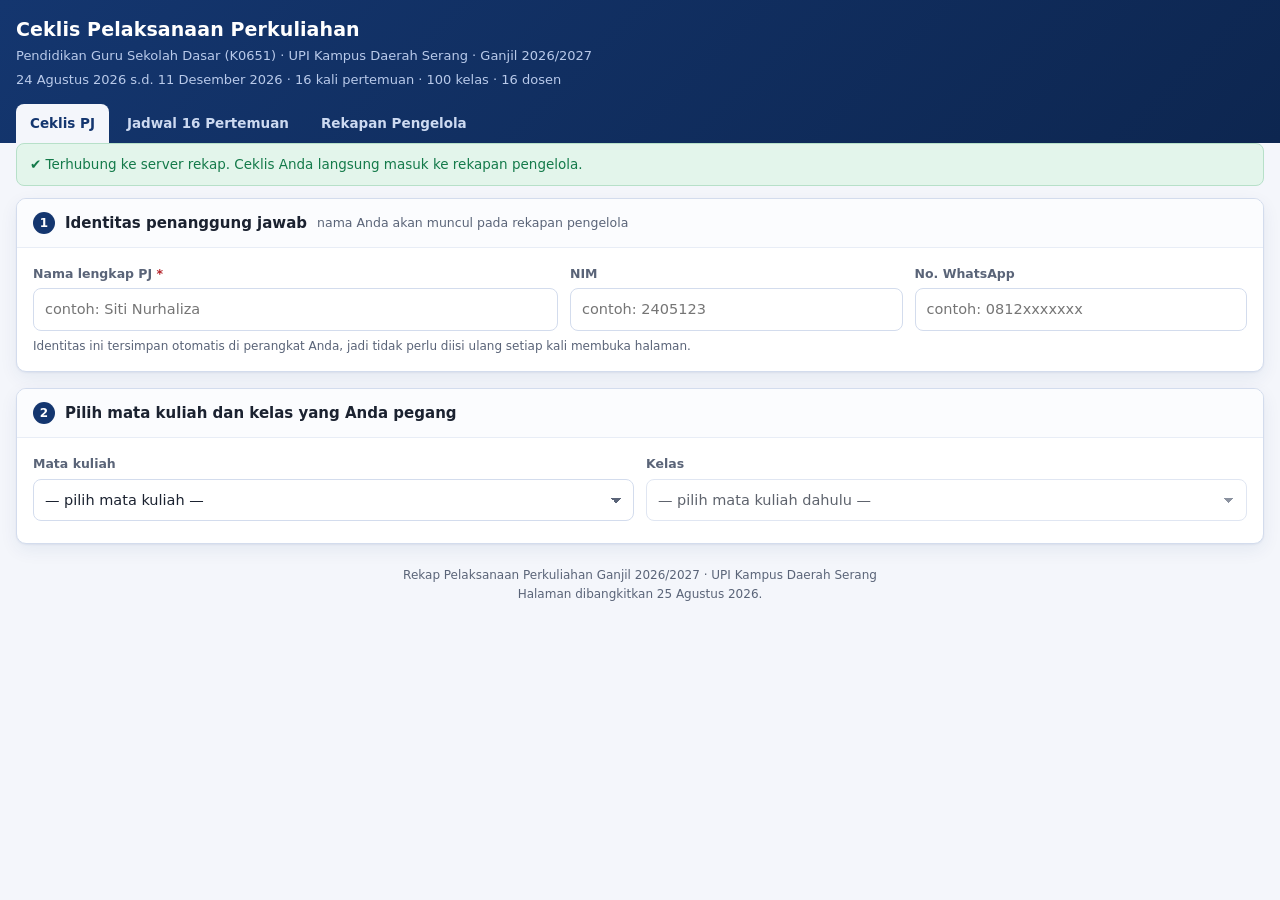
<file: index.html>
<!DOCTYPE html>
<html lang="id">
<head>
<meta charset="utf-8">
<meta name="viewport" content="width=device-width, initial-scale=1">
<title>Ceklis Pelaksanaan Perkuliahan</title>
<meta name="description" content="Ceklis dan rekapan pelaksanaan 16 kali pertemuan perkuliahan, Ganjil 2026/2027.">
<link rel="icon" href="data:image/svg+xml,<svg xmlns='http://www.w3.org/2000/svg' viewBox='0 0 16 16'><text y='13' font-size='13'>&#9989;</text></svg>">
<link rel="stylesheet" href="assets/app.css?v=202608251832">
</head>
<body>

<header class="top">
  <div class="wrap">
    <h1>Ceklis Pelaksanaan Perkuliahan</h1>
    <p>Pendidikan Guru Sekolah Dasar (K0651) &middot; UPI Kampus Daerah Serang &middot; Ganjil 2026/2027</p>
    <p>24 Agustus 2026 s.d. 11 Desember 2026 &middot; 16 kali pertemuan &middot; 100 kelas &middot; 16 dosen</p>
    <nav class="nav">
      <a href="index.html" class="aktif">Ceklis PJ</a>
      <a href="jadwal.html">Jadwal 16 Pertemuan</a>
      <a href="rekap.html">Rekapan Pengelola</a>
    </nav>
  </div>
</header>

<main class="wrap">

  <div id="statusServer" class="pesan info">Memeriksa sambungan ke server…</div>

  <section class="kartu">
    <header><span class="langkah">1</span><h2>Identitas penanggung jawab</h2>
      <span class="sub">nama Anda akan muncul pada rekapan pengelola</span></header>
    <div class="isi">
      <div class="baris">
        <div class="bidang" style="flex:2 1 260px">
          <label for="pjNama">Nama lengkap PJ <span style="color:#b4232a">*</span></label>
          <input type="text" id="pjNama" autocomplete="name" placeholder="contoh: Siti Nurhaliza">
        </div>
        <div class="bidang">
          <label for="pjNim">NIM</label>
          <input type="text" id="pjNim" inputmode="numeric" placeholder="contoh: 2405123">
        </div>
        <div class="bidang">
          <label for="pjKontak">No. WhatsApp</label>
          <input type="text" id="pjKontak" inputmode="tel" placeholder="contoh: 0812xxxxxxx">
        </div>
      </div>
      <p class="bantuan">Identitas ini tersimpan otomatis di perangkat Anda, jadi tidak perlu
      diisi ulang setiap kali membuka halaman.</p>
    </div>
  </section>

  <section class="kartu">
    <header><span class="langkah">2</span><h2>Pilih mata kuliah dan kelas yang Anda pegang</h2></header>
    <div class="isi">
      <div class="baris">
        <div class="bidang" style="flex:2 1 300px">
          <label for="pilihMk">Mata kuliah</label>
          <select id="pilihMk"><option value="">— pilih mata kuliah —</option></select>
        </div>
        <div class="bidang" style="flex:2 1 300px">
          <label for="pilihKelas">Kelas</label>
          <select id="pilihKelas" disabled><option value="">— pilih mata kuliah dahulu —</option></select>
        </div>
      </div>
      <dl class="detail sembunyi" id="detailSesi"></dl>
      <p class="bantuan" id="statusMuat"></p>
    </div>
  </section>

  <section class="kartu sembunyi" id="kartuCeklis">
    <header><span class="langkah">3</span><h2>Ceklis 16 pertemuan</h2>
      <span class="sub">tandai pelaksanaan tiap pertemuan</span></header>
    <div class="isi">
      <div id="pesan" class="sembunyi"></div>
      <div class="alat tanpa-cetak" style="margin-bottom:12px">
        <button type="button" class="btn kecil" id="tombolSemuaHadir">Tandai semua terlaksana</button>
        <button type="button" class="btn kecil" id="tombolBersih">Kosongkan</button>
        <button type="button" class="btn kecil" id="tombolJson">Unduh JSON</button>
      </div>
      <div class="pertemuan" id="daftarPertemuan"></div>
      <p class="bantuan">Isian tersimpan otomatis di perangkat ini setiap kali diubah, tetapi
      <b>baru masuk rekapan pengelola setelah Anda menekan tombol Kirim ceklis</b>.</p>
    </div>
  </section>

</main>

<footer class="kaki">
  Rekap Pelaksanaan Perkuliahan Ganjil 2026/2027 &middot; UPI Kampus Daerah Serang<br>
  Halaman dibangkitkan 25 Agustus 2026.
</footer>

<script id="data-jadwal">window.DATA={"meta":{"prodi":"Pendidikan Guru Sekolah Dasar (K0651)","kampus":"UPI Kampus Daerah Serang","semester":"Ganjil 2026/2027","jumlahPertemuan":16,"mulai":"2026-08-24","selesai":"2026-12-11","hari":["Senin","Selasa","Rabu","Kamis","Jumat"],"jumlahDosen":16,"jumlahSesi":100},"sesi":[{"id":"1581-1","dosenNo":1,"dosen":"Prof. Drs. H. Herli Salim, M.Ed., Ph.D.","kodeDosen":"1581","no":"1","mk":"Landasan Pendidikan","kodeMk":"DK300","sks":"2","kelas":"2026-C","hari":"Senin","jam":"07:00 – 08:40","ruangan":"24.4S.02.011 — Gd. Selat Sunda Lt. 2","tanggal":["2026-08-24","2026-08-31","2026-09-07","2026-09-14","2026-09-21","2026-09-28","2026-10-05","2026-10-12","2026-10-19","2026-10-26","2026-11-02","2026-11-09","2026-11-16","2026-11-23","2026-11-30","2026-12-07"]},{"id":"1581-2","dosenNo":1,"dosen":"Prof. Drs. H. Herli Salim, M.Ed., Ph.D.","kodeDosen":"1581","no":"2","mk":"Landasan Pendidikan","kodeMk":"DK300","sks":"2","kelas":"2026-D","hari":"Senin","jam":"08:40 – 10:20","ruangan":"24.4S.02.011 — Gd. Selat Sunda Lt. 2","tanggal":["2026-08-24","2026-08-31","2026-09-07","2026-09-14","2026-09-21","2026-09-28","2026-10-05","2026-10-12","2026-10-19","2026-10-26","2026-11-02","2026-11-09","2026-11-16","2026-11-23","2026-11-30","2026-12-07"]},{"id":"1581-3","dosenNo":1,"dosen":"Prof. Drs. H. Herli Salim, M.Ed., Ph.D.","kodeDosen":"1581","no":"3","mk":"Landasan Pendidikan","kodeMk":"DK300","sks":"2","kelas":"2026-A","hari":"Senin","jam":"10:20 – 12:00","ruangan":"24.4S.02.011 — Gd. Selat Sunda Lt. 2","tanggal":["2026-08-24","2026-08-31","2026-09-07","2026-09-14","2026-09-21","2026-09-28","2026-10-05","2026-10-12","2026-10-19","2026-10-26","2026-11-02","2026-11-09","2026-11-16","2026-11-23","2026-11-30","2026-12-07"]},{"id":"1581-4","dosenNo":1,"dosen":"Prof. Drs. H. Herli Salim, M.Ed., Ph.D.","kodeDosen":"1581","no":"4","mk":"Landasan Pendidikan","kodeMk":"DK300","sks":"2","kelas":"2026-B","hari":"Senin","jam":"13:00 – 14:40","ruangan":"24.4S.02.011 — Gd. Selat Sunda Lt. 2","tanggal":["2026-08-24","2026-08-31","2026-09-07","2026-09-14","2026-09-21","2026-09-28","2026-10-05","2026-10-12","2026-10-19","2026-10-26","2026-11-02","2026-11-09","2026-11-16","2026-11-23","2026-11-30","2026-12-07"]},{"id":"1581-5","dosenNo":1,"dosen":"Prof. Drs. H. Herli Salim, M.Ed., Ph.D.","kodeDosen":"1581","no":"5","mk":"Pembelajaran Bahasa Inggris di SD","kodeMk":"GD215","sks":"3","kelas":"2025-B","hari":"Kamis","jam":"07:00 – 09:30","ruangan":"24.4S.02.016 — Gd. Selat Sunda Lt. 2","tanggal":["2026-08-27","2026-09-03","2026-09-10","2026-09-17","2026-09-24","2026-10-01","2026-10-08","2026-10-15","2026-10-22","2026-10-29","2026-11-05","2026-11-12","2026-11-19","2026-11-26","2026-12-03","2026-12-10"]},{"id":"1581-6","dosenNo":1,"dosen":"Prof. Drs. H. Herli Salim, M.Ed., Ph.D.","kodeDosen":"1581","no":"6","mk":"Pembelajaran Bahasa Inggris di SD","kodeMk":"GD215","sks":"3","kelas":"2025-C","hari":"Kamis","jam":"09:30 – 12:00","ruangan":"24.4S.03.006 — Gd. Selat Sunda Lt. 3","tanggal":["2026-08-27","2026-09-03","2026-09-10","2026-09-17","2026-09-24","2026-10-01","2026-10-08","2026-10-15","2026-10-22","2026-10-29","2026-11-05","2026-11-12","2026-11-19","2026-11-26","2026-12-03","2026-12-10"]},{"id":"1581-7","dosenNo":1,"dosen":"Prof. Drs. H. Herli Salim, M.Ed., Ph.D.","kodeDosen":"1581","no":"7","mk":"Pembelajaran Bahasa Inggris di SD","kodeMk":"GD215","sks":"3","kelas":"2025-A","hari":"Jumat","jam":"07:00 – 09:30","ruangan":"24.4S.02.016 — Gd. Selat Sunda Lt. 2","tanggal":["2026-08-28","2026-09-04","2026-09-11","2026-09-18","2026-09-25","2026-10-02","2026-10-09","2026-10-16","2026-10-23","2026-10-30","2026-11-06","2026-11-13","2026-11-20","2026-11-27","2026-12-04","2026-12-11"]},{"id":"1581-8","dosenNo":1,"dosen":"Prof. Drs. H. Herli Salim, M.Ed., Ph.D.","kodeDosen":"1581","no":"8","mk":"Pembelajaran Bahasa Inggris di SD","kodeMk":"GD215","sks":"3","kelas":"2025-D","hari":"Jumat","jam":"09:30 – 12:00","ruangan":"24.4S.02.016 — Gd. Selat Sunda Lt. 2","tanggal":["2026-08-28","2026-09-04","2026-09-11","2026-09-18","2026-09-25","2026-10-02","2026-10-09","2026-10-16","2026-10-23","2026-10-30","2026-11-06","2026-11-13","2026-11-20","2026-11-27","2026-12-04","2026-12-11"]},{"id":"1588-1","dosenNo":2,"dosen":"Drs. Ajo Sutarjo, M.Pd.","kodeDosen":"1588","no":"1","mk":"Didaktik Metodik di SD","kodeMk":"GD472","sks":"3","kelas":"2025-D","hari":"Senin","jam":"07:00 – 09:30","ruangan":"24.4S.03.012 — Gd. Selat Sunda Lt. 3","tanggal":["2026-08-24","2026-08-31","2026-09-07","2026-09-14","2026-09-21","2026-09-28","2026-10-05","2026-10-12","2026-10-19","2026-10-26","2026-11-02","2026-11-09","2026-11-16","2026-11-23","2026-11-30","2026-12-07"]},{"id":"1588-2","dosenNo":2,"dosen":"Drs. Ajo Sutarjo, M.Pd.","kodeDosen":"1588","no":"2","mk":"Kurikulum dan Pembelajaran","kodeMk":"DK303","sks":"2","kelas":"2025-A","hari":"Selasa","jam":"07:00 – 08:40","ruangan":"24.4R.03.001 — Gd. Perkuliahan Lt. 3","tanggal":["2026-08-25","2026-09-01","2026-09-08","2026-09-15","2026-09-22","2026-09-29","2026-10-06","2026-10-13","2026-10-20","2026-10-27","2026-11-03","2026-11-10","2026-11-17","2026-11-24","2026-12-01","2026-12-08"]},{"id":"1588-3","dosenNo":2,"dosen":"Drs. Ajo Sutarjo, M.Pd.","kodeDosen":"1588","no":"3","mk":"Kurikulum dan Pembelajaran","kodeMk":"DK303","sks":"2","kelas":"2025-B","hari":"Selasa","jam":"08:40 – 10:20","ruangan":"24.4R.03.001 — Gd. Perkuliahan Lt. 3","tanggal":["2026-08-25","2026-09-01","2026-09-08","2026-09-15","2026-09-22","2026-09-29","2026-10-06","2026-10-13","2026-10-20","2026-10-27","2026-11-03","2026-11-10","2026-11-17","2026-11-24","2026-12-01","2026-12-08"]},{"id":"1588-4","dosenNo":2,"dosen":"Drs. Ajo Sutarjo, M.Pd.","kodeDosen":"1588","no":"4","mk":"Didaktik Metodik di SD","kodeMk":"GD472","sks":"3","kelas":"2025-C","hari":"Selasa","jam":"13:00 – 15:30","ruangan":"24.4S.03.012 — Gd. Selat Sunda Lt. 3","tanggal":["2026-08-25","2026-09-01","2026-09-08","2026-09-15","2026-09-22","2026-09-29","2026-10-06","2026-10-13","2026-10-20","2026-10-27","2026-11-03","2026-11-10","2026-11-17","2026-11-24","2026-12-01","2026-12-08"]},{"id":"1588-5","dosenNo":2,"dosen":"Drs. Ajo Sutarjo, M.Pd.","kodeDosen":"1588","no":"5","mk":"Didaktik Metodik di SD","kodeMk":"GD472","sks":"3","kelas":"2025-A","hari":"Rabu","jam":"07:00 – 09:30","ruangan":"24.4S.03.012 — Gd. Selat Sunda Lt. 3","tanggal":["2026-08-26","2026-09-02","2026-09-09","2026-09-16","2026-09-23","2026-09-30","2026-10-07","2026-10-14","2026-10-21","2026-10-28","2026-11-04","2026-11-11","2026-11-18","2026-11-25","2026-12-02","2026-12-09"]},{"id":"1588-6","dosenNo":2,"dosen":"Drs. Ajo Sutarjo, M.Pd.","kodeDosen":"1588","no":"6","mk":"Didaktik Metodik di SD","kodeMk":"GD472","sks":"3","kelas":"2025-B","hari":"Rabu","jam":"09:30 – 12:00","ruangan":"24.4S.03.012 — Gd. Selat Sunda Lt. 3","tanggal":["2026-08-26","2026-09-02","2026-09-09","2026-09-16","2026-09-23","2026-09-30","2026-10-07","2026-10-14","2026-10-21","2026-10-28","2026-11-04","2026-11-11","2026-11-18","2026-11-25","2026-12-02","2026-12-09"]},{"id":"1753-1","dosenNo":3,"dosen":"Dra. Hj. Susilawati, M.Pd.","kodeDosen":"1753","no":"1","mk":"Pembelajaran Terpadu di SD","kodeMk":"GD223","sks":"3","kelas":"2025-A","hari":"Senin","jam":"13:00 – 15:30","ruangan":"24.4S.02.007 — Gd. Selat Sunda Lt. 2","tanggal":["2026-08-24","2026-08-31","2026-09-07","2026-09-14","2026-09-21","2026-09-28","2026-10-05","2026-10-12","2026-10-19","2026-10-26","2026-11-02","2026-11-09","2026-11-16","2026-11-23","2026-11-30","2026-12-07"]},{"id":"1753-2","dosenNo":3,"dosen":"Dra. Hj. Susilawati, M.Pd.","kodeDosen":"1753","no":"2","mk":"Pembelajaran Terpadu di SD","kodeMk":"GD223","sks":"3","kelas":"2025-C","hari":"Senin","jam":"15:30 – 18:00","ruangan":"24.4S.02.006 — Gd. Selat Sunda Lt. 2","tanggal":["2026-08-24","2026-08-31","2026-09-07","2026-09-14","2026-09-21","2026-09-28","2026-10-05","2026-10-12","2026-10-19","2026-10-26","2026-11-02","2026-11-09","2026-11-16","2026-11-23","2026-11-30","2026-12-07"]},{"id":"1753-3","dosenNo":3,"dosen":"Dra. Hj. Susilawati, M.Pd.","kodeDosen":"1753","no":"3","mk":"Pembelajaran Terpadu di SD","kodeMk":"GD223","sks":"3","kelas":"2025-B","hari":"Selasa","jam":"13:00 – 15:30","ruangan":"24.4S.02.006 — Gd. Selat Sunda Lt. 2","tanggal":["2026-08-25","2026-09-01","2026-09-08","2026-09-15","2026-09-22","2026-09-29","2026-10-06","2026-10-13","2026-10-20","2026-10-27","2026-11-03","2026-11-10","2026-11-17","2026-11-24","2026-12-01","2026-12-08"]},{"id":"1753-4","dosenNo":3,"dosen":"Dra. Hj. Susilawati, M.Pd.","kodeDosen":"1753","no":"4","mk":"Pembelajaran Micro","kodeMk":"PT501","sks":"4","kelas":"2024-C","hari":"Rabu","jam":"08:40 – 12:00","ruangan":"Lab. Microteaching 24.4S.04.010 — Gd. Selat Sunda Lt. 4","tanggal":["2026-08-26","2026-09-02","2026-09-09","2026-09-16","2026-09-23","2026-09-30","2026-10-07","2026-10-14","2026-10-21","2026-10-28","2026-11-04","2026-11-11","2026-11-18","2026-11-25","2026-12-02","2026-12-09"]},{"id":"1753-5","dosenNo":3,"dosen":"Dra. Hj. Susilawati, M.Pd.","kodeDosen":"1753","no":"5","mk":"Pembelajaran Terpadu di SD","kodeMk":"GD223","sks":"3","kelas":"2025-D","hari":"Rabu","jam":"13:00 – 15:30","ruangan":"24.4S.02.007 — Gd. Selat Sunda Lt. 2","tanggal":["2026-08-26","2026-09-02","2026-09-09","2026-09-16","2026-09-23","2026-09-30","2026-10-07","2026-10-14","2026-10-21","2026-10-28","2026-11-04","2026-11-11","2026-11-18","2026-11-25","2026-12-02","2026-12-09"]},{"id":"2157-1","dosenNo":4,"dosen":"Dr. Iik Nurulpaik, S.Pd., M.Pd., M.A.P","kodeDosen":"2157","no":"1","mk":"Kurikulum dan Pembelajaran","kodeMk":"DK303","sks":"2","kelas":"2026-A","hari":"Senin","jam":"07:00 – 08:40","ruangan":"24.4R.02.001 — Gd. Perkuliahan Lt. 2","tanggal":["2026-08-24","2026-08-31","2026-09-07","2026-09-14","2026-09-21","2026-09-28","2026-10-05","2026-10-12","2026-10-19","2026-10-26","2026-11-02","2026-11-09","2026-11-16","2026-11-23","2026-11-30","2026-12-07"]},{"id":"2157-2","dosenNo":4,"dosen":"Dr. Iik Nurulpaik, S.Pd., M.Pd., M.A.P","kodeDosen":"2157","no":"2","mk":"Kurikulum dan Pembelajaran","kodeMk":"DK303","sks":"2","kelas":"2026-B","hari":"Senin","jam":"08:40 – 10:20","ruangan":"24.4R.02.001 — Gd. Perkuliahan Lt. 2","tanggal":["2026-08-24","2026-08-31","2026-09-07","2026-09-14","2026-09-21","2026-09-28","2026-10-05","2026-10-12","2026-10-19","2026-10-26","2026-11-02","2026-11-09","2026-11-16","2026-11-23","2026-11-30","2026-12-07"]},{"id":"2157-3","dosenNo":4,"dosen":"Dr. Iik Nurulpaik, S.Pd., M.Pd., M.A.P","kodeDosen":"2157","no":"3","mk":"Kurikulum dan Pembelajaran","kodeMk":"DK303","sks":"2","kelas":"2026-C","hari":"Selasa","jam":"07:00 – 08:40","ruangan":"24.4R.02.002 — Gd. Perkuliahan Lt. 2","tanggal":["2026-08-25","2026-09-01","2026-09-08","2026-09-15","2026-09-22","2026-09-29","2026-10-06","2026-10-13","2026-10-20","2026-10-27","2026-11-03","2026-11-10","2026-11-17","2026-11-24","2026-12-01","2026-12-08"]},{"id":"2157-4","dosenNo":4,"dosen":"Dr. Iik Nurulpaik, S.Pd., M.Pd., M.A.P","kodeDosen":"2157","no":"4","mk":"Kurikulum dan Pembelajaran","kodeMk":"DK303","sks":"2","kelas":"2026-D","hari":"Selasa","jam":"08:40 – 10:20","ruangan":"24.4R.02.002 — Gd. Perkuliahan Lt. 2","tanggal":["2026-08-25","2026-09-01","2026-09-08","2026-09-15","2026-09-22","2026-09-29","2026-10-06","2026-10-13","2026-10-20","2026-10-27","2026-11-03","2026-11-10","2026-11-17","2026-11-24","2026-12-01","2026-12-08"]},{"id":"2157-5","dosenNo":4,"dosen":"Dr. Iik Nurulpaik, S.Pd., M.Pd., M.A.P","kodeDosen":"2157","no":"5","mk":"Kebijakan dan Inovasi Pendidikan","kodeMk":"IP302","sks":"2","kelas":"2023-A","hari":"Rabu","jam":"07:00 – 08:40","ruangan":"24.4R.03.001 — Gd. Perkuliahan Lt. 3","tanggal":["2026-08-26","2026-09-02","2026-09-09","2026-09-16","2026-09-23","2026-09-30","2026-10-07","2026-10-14","2026-10-21","2026-10-28","2026-11-04","2026-11-11","2026-11-18","2026-11-25","2026-12-02","2026-12-09"]},{"id":"2157-6","dosenNo":4,"dosen":"Dr. Iik Nurulpaik, S.Pd., M.Pd., M.A.P","kodeDosen":"2157","no":"6","mk":"Kebijakan dan Inovasi Pendidikan","kodeMk":"IP302","sks":"2","kelas":"2023-B","hari":"Rabu","jam":"08:40 – 10:20","ruangan":"24.4R.03.001 — Gd. Perkuliahan Lt. 3","tanggal":["2026-08-26","2026-09-02","2026-09-09","2026-09-16","2026-09-23","2026-09-30","2026-10-07","2026-10-14","2026-10-21","2026-10-28","2026-11-04","2026-11-11","2026-11-18","2026-11-25","2026-12-02","2026-12-09"]},{"id":"2157-7","dosenNo":4,"dosen":"Dr. Iik Nurulpaik, S.Pd., M.Pd., M.A.P","kodeDosen":"2157","no":"7","mk":"Kebijakan dan Inovasi Pendidikan","kodeMk":"IP302","sks":"2","kelas":"2023-C","hari":"Kamis","jam":"07:00 – 08:40","ruangan":"24.4R.03.001 — Gd. Perkuliahan Lt. 3","tanggal":["2026-08-27","2026-09-03","2026-09-10","2026-09-17","2026-09-24","2026-10-01","2026-10-08","2026-10-15","2026-10-22","2026-10-29","2026-11-05","2026-11-12","2026-11-19","2026-11-26","2026-12-03","2026-12-10"]},{"id":"2157-8","dosenNo":4,"dosen":"Dr. Iik Nurulpaik, S.Pd., M.Pd., M.A.P","kodeDosen":"2157","no":"8","mk":"Kebijakan dan Inovasi Pendidikan","kodeMk":"IP302","sks":"2","kelas":"2023-D","hari":"Kamis","jam":"08:40 – 10:20","ruangan":"24.4R.03.001 — Gd. Perkuliahan Lt. 3","tanggal":["2026-08-27","2026-09-03","2026-09-10","2026-09-17","2026-09-24","2026-10-01","2026-10-08","2026-10-15","2026-10-22","2026-10-29","2026-11-05","2026-11-12","2026-11-19","2026-11-26","2026-12-03","2026-12-10"]},{"id":"2266-1","dosenNo":5,"dosen":"Firman Robiansyah, M.Pd.","kodeDosen":"2266","no":"1","mk":"Pembelajaran Micro","kodeMk":"PT501","sks":"4","kelas":"2024-A","hari":"Selasa","jam":"07:00 – 10:20","ruangan":"Lab. Microteaching 24.4S.04.010 — Gd. Selat Sunda Lt. 4","tanggal":["2026-08-25","2026-09-01","2026-09-08","2026-09-15","2026-09-22","2026-09-29","2026-10-06","2026-10-13","2026-10-20","2026-10-27","2026-11-03","2026-11-10","2026-11-17","2026-11-24","2026-12-01","2026-12-08"]},{"id":"2266-2","dosenNo":5,"dosen":"Firman Robiansyah, M.Pd.","kodeDosen":"2266","no":"2","mk":"Pendidikan Agama Islam","kodeMk":"KU100","sks":"2","kelas":"2026-C","hari":"Rabu","jam":"10:20 – 12:00","ruangan":"24.4S.04.013 — Gd. Selat Sunda Lt. 4","tanggal":["2026-08-26","2026-09-02","2026-09-09","2026-09-16","2026-09-23","2026-09-30","2026-10-07","2026-10-14","2026-10-21","2026-10-28","2026-11-04","2026-11-11","2026-11-18","2026-11-25","2026-12-02","2026-12-09"]},{"id":"2266-3","dosenNo":5,"dosen":"Firman Robiansyah, M.Pd.","kodeDosen":"2266","no":"3","mk":"Pendidikan Agama Islam","kodeMk":"KU100","sks":"2","kelas":"2026-D","hari":"Kamis","jam":"08:40 – 10:20","ruangan":"24.4S.04.014 — Gd. Selat Sunda Lt. 4","tanggal":["2026-08-27","2026-09-03","2026-09-10","2026-09-17","2026-09-24","2026-10-01","2026-10-08","2026-10-15","2026-10-22","2026-10-29","2026-11-05","2026-11-12","2026-11-19","2026-11-26","2026-12-03","2026-12-10"]},{"id":"2266-4","dosenNo":5,"dosen":"Firman Robiansyah, M.Pd.","kodeDosen":"2266","no":"4","mk":"Pendidikan Agama Islam","kodeMk":"KU100","sks":"2","kelas":"2026-A","hari":"Jumat","jam":"07:00 – 08:40","ruangan":"24.4S.04.017 — Gd. Selat Sunda Lt. 4","tanggal":["2026-08-28","2026-09-04","2026-09-11","2026-09-18","2026-09-25","2026-10-02","2026-10-09","2026-10-16","2026-10-23","2026-10-30","2026-11-06","2026-11-13","2026-11-20","2026-11-27","2026-12-04","2026-12-11"]},{"id":"2266-5","dosenNo":5,"dosen":"Firman Robiansyah, M.Pd.","kodeDosen":"2266","no":"5","mk":"Pendidikan Agama Islam","kodeMk":"KU100","sks":"2","kelas":"2026-B","hari":"Jumat","jam":"08:40 – 10:20","ruangan":"24.4S.04.017 — Gd. Selat Sunda Lt. 4","tanggal":["2026-08-28","2026-09-04","2026-09-11","2026-09-18","2026-09-25","2026-10-02","2026-10-09","2026-10-16","2026-10-23","2026-10-30","2026-11-06","2026-11-13","2026-11-20","2026-11-27","2026-12-04","2026-12-11"]},{"id":"2267-1","dosenNo":6,"dosen":"Dr. Andika Arisetyawan, M.Si.","kodeDosen":"2267","no":"1","mk":"Konsep Dasar Matematika","kodeMk":"GD108","sks":"4","kelas":"2026-A","hari":"Selasa","jam":"07:00 – 10:20","ruangan":"24.4S.03.010 — Gd. Selat Sunda Lt. 3","tanggal":["2026-08-25","2026-09-01","2026-09-08","2026-09-15","2026-09-22","2026-09-29","2026-10-06","2026-10-13","2026-10-20","2026-10-27","2026-11-03","2026-11-10","2026-11-17","2026-11-24","2026-12-01","2026-12-08"]},{"id":"2267-2","dosenNo":6,"dosen":"Dr. Andika Arisetyawan, M.Si.","kodeDosen":"2267","no":"2","mk":"Analisis Data Kuantitatif: Statistika Deskriptif","kodeMk":"GD530","sks":"3","kelas":"2023-A","hari":"Rabu","jam":"09:30 – 12:00","ruangan":"24.4S.02.006 — Gd. Selat Sunda Lt. 2","tanggal":["2026-08-26","2026-09-02","2026-09-09","2026-09-16","2026-09-23","2026-09-30","2026-10-07","2026-10-14","2026-10-21","2026-10-28","2026-11-04","2026-11-11","2026-11-18","2026-11-25","2026-12-02","2026-12-09"]},{"id":"2267-3","dosenNo":6,"dosen":"Dr. Andika Arisetyawan, M.Si.","kodeDosen":"2267","no":"3","mk":"Analisis Data Kuantitatif: Statistika Deskriptif","kodeMk":"GD530","sks":"3","kelas":"2023-B","hari":"Rabu","jam":"13:00 – 15:30","ruangan":"24.4S.02.006 — Gd. Selat Sunda Lt. 2","tanggal":["2026-08-26","2026-09-02","2026-09-09","2026-09-16","2026-09-23","2026-09-30","2026-10-07","2026-10-14","2026-10-21","2026-10-28","2026-11-04","2026-11-11","2026-11-18","2026-11-25","2026-12-02","2026-12-09"]},{"id":"2267-4","dosenNo":6,"dosen":"Dr. Andika Arisetyawan, M.Si.","kodeDosen":"2267","no":"4","mk":"Konsep Dasar Matematika","kodeMk":"GD108","sks":"4","kelas":"2026-B","hari":"Kamis","jam":"07:00 – 10:20","ruangan":"24.4R.03.004 — Gd. Perkuliahan Lt. 3","tanggal":["2026-08-27","2026-09-03","2026-09-10","2026-09-17","2026-09-24","2026-10-01","2026-10-08","2026-10-15","2026-10-22","2026-10-29","2026-11-05","2026-11-12","2026-11-19","2026-11-26","2026-12-03","2026-12-10"]},{"id":"2267-5","dosenNo":6,"dosen":"Dr. Andika Arisetyawan, M.Si.","kodeDosen":"2267","no":"5","mk":"Konsep Dasar Matematika","kodeMk":"GD108","sks":"4","kelas":"2026-C","hari":"Kamis","jam":"13:00 – 16:20","ruangan":"24.4R.03.004 — Gd. Perkuliahan Lt. 3","tanggal":["2026-08-27","2026-09-03","2026-09-10","2026-09-17","2026-09-24","2026-10-01","2026-10-08","2026-10-15","2026-10-22","2026-10-29","2026-11-05","2026-11-12","2026-11-19","2026-11-26","2026-12-03","2026-12-10"]},{"id":"2267-6","dosenNo":6,"dosen":"Dr. Andika Arisetyawan, M.Si.","kodeDosen":"2267","no":"6","mk":"Konsep Dasar Matematika","kodeMk":"GD108","sks":"4","kelas":"2026-D","hari":"Jumat","jam":"07:00 – 10:20","ruangan":"24.4R.03.004 — Gd. Perkuliahan Lt. 3","tanggal":["2026-08-28","2026-09-04","2026-09-11","2026-09-18","2026-09-25","2026-10-02","2026-10-09","2026-10-16","2026-10-23","2026-10-30","2026-11-06","2026-11-13","2026-11-20","2026-11-27","2026-12-04","2026-12-11"]},{"id":"2268-1","dosenNo":7,"dosen":"Deni Wardana, M.Pd.","kodeDosen":"2268","no":"1","mk":"Pendidikan Bahasa Indonesia","kodeMk":"KU106","sks":"2","kelas":"2026-B","hari":"Senin","jam":"07:00 – 08:40","ruangan":"24.4R.03.003 — Gd. Perkuliahan Lt. 3","tanggal":["2026-08-24","2026-08-31","2026-09-07","2026-09-14","2026-09-21","2026-09-28","2026-10-05","2026-10-12","2026-10-19","2026-10-26","2026-11-02","2026-11-09","2026-11-16","2026-11-23","2026-11-30","2026-12-07"]},{"id":"2268-2","dosenNo":7,"dosen":"Deni Wardana, M.Pd.","kodeDosen":"2268","no":"2","mk":"Pendidikan Bahasa Indonesia","kodeMk":"KU106","sks":"2","kelas":"2026-A","hari":"Senin","jam":"08:40 – 10:20","ruangan":"24.4R.03.003 — Gd. Perkuliahan Lt. 3","tanggal":["2026-08-24","2026-08-31","2026-09-07","2026-09-14","2026-09-21","2026-09-28","2026-10-05","2026-10-12","2026-10-19","2026-10-26","2026-11-02","2026-11-09","2026-11-16","2026-11-23","2026-11-30","2026-12-07"]},{"id":"2268-3","dosenNo":7,"dosen":"Deni Wardana, M.Pd.","kodeDosen":"2268","no":"3","mk":"Pendidikan Bahasa Indonesia","kodeMk":"KU106","sks":"2","kelas":"2026-C","hari":"Senin","jam":"10:20 – 12:00","ruangan":"24.4R.02.002 — Gd. Perkuliahan Lt. 2","tanggal":["2026-08-24","2026-08-31","2026-09-07","2026-09-14","2026-09-21","2026-09-28","2026-10-05","2026-10-12","2026-10-19","2026-10-26","2026-11-02","2026-11-09","2026-11-16","2026-11-23","2026-11-30","2026-12-07"]},{"id":"2268-4","dosenNo":7,"dosen":"Deni Wardana, M.Pd.","kodeDosen":"2268","no":"4","mk":"Pendidikan Bahasa Indonesia","kodeMk":"KU106","sks":"2","kelas":"2026-D","hari":"Senin","jam":"13:00 – 14:40","ruangan":"24.4R.02.002 — Gd. Perkuliahan Lt. 2","tanggal":["2026-08-24","2026-08-31","2026-09-07","2026-09-14","2026-09-21","2026-09-28","2026-10-05","2026-10-12","2026-10-19","2026-10-26","2026-11-02","2026-11-09","2026-11-16","2026-11-23","2026-11-30","2026-12-07"]},{"id":"2268-5","dosenNo":7,"dosen":"Deni Wardana, M.Pd.","kodeDosen":"2268","no":"5","mk":"Pembelajaran Bahasa Indonesia di SD","kodeMk":"GD216","sks":"4","kelas":"2024-C","hari":"Selasa","jam":"13:00 – 16:20","ruangan":"24.4S.03.010 — Gd. Selat Sunda Lt. 3","tanggal":["2026-08-25","2026-09-01","2026-09-08","2026-09-15","2026-09-22","2026-09-29","2026-10-06","2026-10-13","2026-10-20","2026-10-27","2026-11-03","2026-11-10","2026-11-17","2026-11-24","2026-12-01","2026-12-08"]},{"id":"2268-6","dosenNo":7,"dosen":"Deni Wardana, M.Pd.","kodeDosen":"2268","no":"6","mk":"Pembelajaran Bahasa Indonesia di SD","kodeMk":"GD216","sks":"4","kelas":"2024-A","hari":"Rabu","jam":"13:00 – 16:20","ruangan":"24.4S.02.010 — Gd. Selat Sunda Lt. 2","tanggal":["2026-08-26","2026-09-02","2026-09-09","2026-09-16","2026-09-23","2026-09-30","2026-10-07","2026-10-14","2026-10-21","2026-10-28","2026-11-04","2026-11-11","2026-11-18","2026-11-25","2026-12-02","2026-12-09"]},{"id":"2268-7","dosenNo":7,"dosen":"Deni Wardana, M.Pd.","kodeDosen":"2268","no":"7","mk":"Pembelajaran Bahasa Indonesia di SD","kodeMk":"GD216","sks":"4","kelas":"2024-D","hari":"Kamis","jam":"14:40 – 18:00","ruangan":"24.4S.03.010 — Gd. Selat Sunda Lt. 3","tanggal":["2026-08-27","2026-09-03","2026-09-10","2026-09-17","2026-09-24","2026-10-01","2026-10-08","2026-10-15","2026-10-22","2026-10-29","2026-11-05","2026-11-12","2026-11-19","2026-11-26","2026-12-03","2026-12-10"]},{"id":"2268-8","dosenNo":7,"dosen":"Deni Wardana, M.Pd.","kodeDosen":"2268","no":"8","mk":"Pembelajaran Bahasa Indonesia di SD","kodeMk":"GD216","sks":"4","kelas":"2024-B","hari":"Jumat","jam":"13:00 – 16:20","ruangan":"24.4S.03.010 — Gd. Selat Sunda Lt. 3","tanggal":["2026-08-28","2026-09-04","2026-09-11","2026-09-18","2026-09-25","2026-10-02","2026-10-09","2026-10-16","2026-10-23","2026-10-30","2026-11-06","2026-11-13","2026-11-20","2026-11-27","2026-12-04","2026-12-11"]},{"id":"2334-1","dosenNo":8,"dosen":"Dr. Encep Supriatna, M.Pd.","kodeDosen":"2334","no":"1","mk":"Konsep Esensial IPS","kodeMk":"GD109","sks":"4","kelas":"2026-B","hari":"Selasa","jam":"08:40 – 12:00","ruangan":"24.4S.04.012 — Gd. Selat Sunda Lt. 4","tanggal":["2026-08-25","2026-09-01","2026-09-08","2026-09-15","2026-09-22","2026-09-29","2026-10-06","2026-10-13","2026-10-20","2026-10-27","2026-11-03","2026-11-10","2026-11-17","2026-11-24","2026-12-01","2026-12-08"]},{"id":"2334-2","dosenNo":8,"dosen":"Dr. Encep Supriatna, M.Pd.","kodeDosen":"2334","no":"2","mk":"Konsep Esensial IPS","kodeMk":"GD109","sks":"4","kelas":"2026-A","hari":"Rabu","jam":"07:00 – 10:20","ruangan":"24.4S.04.012 — Gd. Selat Sunda Lt. 4","tanggal":["2026-08-26","2026-09-02","2026-09-09","2026-09-16","2026-09-23","2026-09-30","2026-10-07","2026-10-14","2026-10-21","2026-10-28","2026-11-04","2026-11-11","2026-11-18","2026-11-25","2026-12-02","2026-12-09"]},{"id":"2334-3","dosenNo":8,"dosen":"Dr. Encep Supriatna, M.Pd.","kodeDosen":"2334","no":"3","mk":"Konsep Esensial IPS","kodeMk":"GD109","sks":"4","kelas":"2026-D","hari":"Rabu","jam":"13:00 – 16:20","ruangan":"24.4S.04.012 — Gd. Selat Sunda Lt. 4","tanggal":["2026-08-26","2026-09-02","2026-09-09","2026-09-16","2026-09-23","2026-09-30","2026-10-07","2026-10-14","2026-10-21","2026-10-28","2026-11-04","2026-11-11","2026-11-18","2026-11-25","2026-12-02","2026-12-09"]},{"id":"2334-4","dosenNo":8,"dosen":"Dr. Encep Supriatna, M.Pd.","kodeDosen":"2334","no":"4","mk":"Konsep Esensial IPS","kodeMk":"GD109","sks":"4","kelas":"2026-C","hari":"Kamis","jam":"07:00 – 10:20","ruangan":"24.4S.04.012 — Gd. Selat Sunda Lt. 4","tanggal":["2026-08-27","2026-09-03","2026-09-10","2026-09-17","2026-09-24","2026-10-01","2026-10-08","2026-10-15","2026-10-22","2026-10-29","2026-11-05","2026-11-12","2026-11-19","2026-11-26","2026-12-03","2026-12-10"]},{"id":"2334-5","dosenNo":8,"dosen":"Dr. Encep Supriatna, M.Pd.","kodeDosen":"2334","no":"5","mk":"Pembelajaran Berbasis Budaya Banten","kodeMk":"GD584","sks":"2","kelas":"2023-B","hari":"Jumat","jam":"07:00 – 08:40","ruangan":"24.4S.02.006 — Gd. Selat Sunda Lt. 2","tanggal":["2026-08-28","2026-09-04","2026-09-11","2026-09-18","2026-09-25","2026-10-02","2026-10-09","2026-10-16","2026-10-23","2026-10-30","2026-11-06","2026-11-13","2026-11-20","2026-11-27","2026-12-04","2026-12-11"]},{"id":"2334-6","dosenNo":8,"dosen":"Dr. Encep Supriatna, M.Pd.","kodeDosen":"2334","no":"6","mk":"Pembelajaran Berbasis Budaya Banten","kodeMk":"GD584","sks":"2","kelas":"2023-D","hari":"Jumat","jam":"08:40 – 10:20","ruangan":"24.4S.02.006 — Gd. Selat Sunda Lt. 2","tanggal":["2026-08-28","2026-09-04","2026-09-11","2026-09-18","2026-09-25","2026-10-02","2026-10-09","2026-10-16","2026-10-23","2026-10-30","2026-11-06","2026-11-13","2026-11-20","2026-11-27","2026-12-04","2026-12-11"]},{"id":"2334-7","dosenNo":8,"dosen":"Dr. Encep Supriatna, M.Pd.","kodeDosen":"2334","no":"7","mk":"Pembelajaran Berbasis Budaya Banten","kodeMk":"GD584","sks":"2","kelas":"2023-A","hari":"Jumat","jam":"13:00 – 14:40","ruangan":"24.4S.02.006 — Gd. Selat Sunda Lt. 2","tanggal":["2026-08-28","2026-09-04","2026-09-11","2026-09-18","2026-09-25","2026-10-02","2026-10-09","2026-10-16","2026-10-23","2026-10-30","2026-11-06","2026-11-13","2026-11-20","2026-11-27","2026-12-04","2026-12-11"]},{"id":"2334-8","dosenNo":8,"dosen":"Dr. Encep Supriatna, M.Pd.","kodeDosen":"2334","no":"8","mk":"Pembelajaran Berbasis Budaya Banten","kodeMk":"GD584","sks":"2","kelas":"2023-C","hari":"Jumat","jam":"14:40 – 16:20","ruangan":"24.4S.02.006 — Gd. Selat Sunda Lt. 2","tanggal":["2026-08-28","2026-09-04","2026-09-11","2026-09-18","2026-09-25","2026-10-02","2026-10-09","2026-10-16","2026-10-23","2026-10-30","2026-11-06","2026-11-13","2026-11-20","2026-11-27","2026-12-04","2026-12-11"]},{"id":"2471-1","dosenNo":9,"dosen":"Prof. Dr. Supriadi, M.Pd.","kodeDosen":"2471","no":"1","mk":"Pembelajaran Matematika di SD","kodeMk":"GD217","sks":"4","kelas":"2025-A","hari":"Kamis","jam":"07:00 – 10:20","ruangan":"24.4R.02.001 — Gd. Perkuliahan Lt. 2","tanggal":["2026-08-27","2026-09-03","2026-09-10","2026-09-17","2026-09-24","2026-10-01","2026-10-08","2026-10-15","2026-10-22","2026-10-29","2026-11-05","2026-11-12","2026-11-19","2026-11-26","2026-12-03","2026-12-10"]},{"id":"2471-2","dosenNo":9,"dosen":"Prof. Dr. Supriadi, M.Pd.","kodeDosen":"2471","no":"2","mk":"Pembelajaran Matematika di SD","kodeMk":"GD217","sks":"4","kelas":"2025-B","hari":"Kamis","jam":"13:00 – 16:20","ruangan":"24.4R.02.001 — Gd. Perkuliahan Lt. 2","tanggal":["2026-08-27","2026-09-03","2026-09-10","2026-09-17","2026-09-24","2026-10-01","2026-10-08","2026-10-15","2026-10-22","2026-10-29","2026-11-05","2026-11-12","2026-11-19","2026-11-26","2026-12-03","2026-12-10"]},{"id":"2471-3","dosenNo":9,"dosen":"Prof. Dr. Supriadi, M.Pd.","kodeDosen":"2471","no":"3","mk":"Pembelajaran Matematika di SD","kodeMk":"GD217","sks":"4","kelas":"2025-C","hari":"Jumat","jam":"07:00 – 10:20","ruangan":"24.4R.02.001 — Gd. Perkuliahan Lt. 2","tanggal":["2026-08-28","2026-09-04","2026-09-11","2026-09-18","2026-09-25","2026-10-02","2026-10-09","2026-10-16","2026-10-23","2026-10-30","2026-11-06","2026-11-13","2026-11-20","2026-11-27","2026-12-04","2026-12-11"]},{"id":"2471-4","dosenNo":9,"dosen":"Prof. Dr. Supriadi, M.Pd.","kodeDosen":"2471","no":"4","mk":"Pembelajaran Matematika di SD","kodeMk":"GD217","sks":"4","kelas":"2025-D","hari":"Jumat","jam":"13:00 – 16:20","ruangan":"24.4R.02.001 — Gd. Perkuliahan Lt. 2","tanggal":["2026-08-28","2026-09-04","2026-09-11","2026-09-18","2026-09-25","2026-10-02","2026-10-09","2026-10-16","2026-10-23","2026-10-30","2026-11-06","2026-11-13","2026-11-20","2026-11-27","2026-12-04","2026-12-11"]},{"id":"2632-1","dosenNo":10,"dosen":"Tatang Suratno, M.Pd.","kodeDosen":"2632","no":"1","mk":"Literasi Sains","kodeMk":"GD213","sks":"4","kelas":"2025-A","hari":"Senin","jam":"07:00 – 10:20","ruangan":"R. Praktek Lab. IPA 24.4C.01.004 — Lab. Komputer 1 & Lab. IPA Lt. 1","tanggal":["2026-08-24","2026-08-31","2026-09-07","2026-09-14","2026-09-21","2026-09-28","2026-10-05","2026-10-12","2026-10-19","2026-10-26","2026-11-02","2026-11-09","2026-11-16","2026-11-23","2026-11-30","2026-12-07"]},{"id":"2632-2","dosenNo":10,"dosen":"Tatang Suratno, M.Pd.","kodeDosen":"2632","no":"2","mk":"Literasi Sains","kodeMk":"GD213","sks":"4","kelas":"2025-B","hari":"Senin","jam":"13:00 – 16:20","ruangan":"R. Praktek Lab. IPA 24.4C.01.004 — Lab. Komputer 1 & Lab. IPA Lt. 1","tanggal":["2026-08-24","2026-08-31","2026-09-07","2026-09-14","2026-09-21","2026-09-28","2026-10-05","2026-10-12","2026-10-19","2026-10-26","2026-11-02","2026-11-09","2026-11-16","2026-11-23","2026-11-30","2026-12-07"]},{"id":"2632-3","dosenNo":10,"dosen":"Tatang Suratno, M.Pd.","kodeDosen":"2632","no":"3","mk":"Literasi Sains","kodeMk":"GD213","sks":"4","kelas":"2025-C","hari":"Selasa","jam":"07:00 – 10:20","ruangan":"R. Praktek Lab. IPA 24.4C.01.004 — Lab. Komputer 1 & Lab. IPA Lt. 1","tanggal":["2026-08-25","2026-09-01","2026-09-08","2026-09-15","2026-09-22","2026-09-29","2026-10-06","2026-10-13","2026-10-20","2026-10-27","2026-11-03","2026-11-10","2026-11-17","2026-11-24","2026-12-01","2026-12-08"]},{"id":"2632-4","dosenNo":10,"dosen":"Tatang Suratno, M.Pd.","kodeDosen":"2632","no":"4","mk":"Literasi Sains","kodeMk":"GD213","sks":"4","kelas":"2025-D","hari":"Selasa","jam":"13:00 – 16:20","ruangan":"R. Praktek Lab. IPA 24.4C.01.004 — Lab. Komputer 1 & Lab. IPA Lt. 1","tanggal":["2026-08-25","2026-09-01","2026-09-08","2026-09-15","2026-09-22","2026-09-29","2026-10-06","2026-10-13","2026-10-20","2026-10-27","2026-11-03","2026-11-10","2026-11-17","2026-11-24","2026-12-01","2026-12-08"]},{"id":"2632-5","dosenNo":10,"dosen":"Tatang Suratno, M.Pd.","kodeDosen":"2632","no":"5","mk":"Kurikulum dan Pembelajaran","kodeMk":"DK303","sks":"2","kelas":"2025-C","hari":"Rabu","jam":"07:00 – 08:40","ruangan":"24.4R.03.004 — Gd. Perkuliahan Lt. 3","tanggal":["2026-08-26","2026-09-02","2026-09-09","2026-09-16","2026-09-23","2026-09-30","2026-10-07","2026-10-14","2026-10-21","2026-10-28","2026-11-04","2026-11-11","2026-11-18","2026-11-25","2026-12-02","2026-12-09"]},{"id":"2632-6","dosenNo":10,"dosen":"Tatang Suratno, M.Pd.","kodeDosen":"2632","no":"6","mk":"Kurikulum dan Pembelajaran","kodeMk":"DK303","sks":"2","kelas":"2025-D","hari":"Rabu","jam":"08:40 – 10:20","ruangan":"24.4R.03.004 — Gd. Perkuliahan Lt. 3","tanggal":["2026-08-26","2026-09-02","2026-09-09","2026-09-16","2026-09-23","2026-09-30","2026-10-07","2026-10-14","2026-10-21","2026-10-28","2026-11-04","2026-11-11","2026-11-18","2026-11-25","2026-12-02","2026-12-09"]},{"id":"2906-1","dosenNo":11,"dosen":"Fatihaturosyidah, S.S., M.Pd.","kodeDosen":"2906","no":"1","mk":"Perkembangan Peserta Didik SD","kodeMk":"GD111","sks":"4","kelas":"2025-C","hari":"Senin","jam":"07:00 – 10:20","ruangan":"24.4S.02.010 — Gd. Selat Sunda Lt. 2","tanggal":["2026-08-24","2026-08-31","2026-09-07","2026-09-14","2026-09-21","2026-09-28","2026-10-05","2026-10-12","2026-10-19","2026-10-26","2026-11-02","2026-11-09","2026-11-16","2026-11-23","2026-11-30","2026-12-07"]},{"id":"2906-2","dosenNo":11,"dosen":"Fatihaturosyidah, S.S., M.Pd.","kodeDosen":"2906","no":"2","mk":"Perkembangan Peserta Didik SD","kodeMk":"GD111","sks":"4","kelas":"2025-A","hari":"Selasa","jam":"13:00 – 16:20","ruangan":"24.4S.02.012 — Gd. Selat Sunda Lt. 2","tanggal":["2026-08-25","2026-09-01","2026-09-08","2026-09-15","2026-09-22","2026-09-29","2026-10-06","2026-10-13","2026-10-20","2026-10-27","2026-11-03","2026-11-10","2026-11-17","2026-11-24","2026-12-01","2026-12-08"]},{"id":"2906-3","dosenNo":11,"dosen":"Fatihaturosyidah, S.S., M.Pd.","kodeDosen":"2906","no":"3","mk":"Perkembangan Peserta Didik SD","kodeMk":"GD111","sks":"4","kelas":"2025-B","hari":"Rabu","jam":"13:00 – 16:20","ruangan":"24.4S.02.012 — Gd. Selat Sunda Lt. 2","tanggal":["2026-08-26","2026-09-02","2026-09-09","2026-09-16","2026-09-23","2026-09-30","2026-10-07","2026-10-14","2026-10-21","2026-10-28","2026-11-04","2026-11-11","2026-11-18","2026-11-25","2026-12-02","2026-12-09"]},{"id":"2906-4","dosenNo":11,"dosen":"Fatihaturosyidah, S.S., M.Pd.","kodeDosen":"2906","no":"4","mk":"Pembelajaran Micro","kodeMk":"PT501","sks":"4","kelas":"2024-D","hari":"Kamis","jam":"07:00 – 10:20","ruangan":"Lab. Microteaching 24.4S.04.010 — Gd. Selat Sunda Lt. 4","tanggal":["2026-08-27","2026-09-03","2026-09-10","2026-09-17","2026-09-24","2026-10-01","2026-10-08","2026-10-15","2026-10-22","2026-10-29","2026-11-05","2026-11-12","2026-11-19","2026-11-26","2026-12-03","2026-12-10"]},{"id":"2906-5","dosenNo":11,"dosen":"Fatihaturosyidah, S.S., M.Pd.","kodeDosen":"2906","no":"5","mk":"Perkembangan Peserta Didik SD","kodeMk":"GD111","sks":"4","kelas":"2025-D","hari":"Kamis","jam":"13:00 – 16:20","ruangan":"24.4S.02.010 — Gd. Selat Sunda Lt. 2","tanggal":["2026-08-27","2026-09-03","2026-09-10","2026-09-17","2026-09-24","2026-10-01","2026-10-08","2026-10-15","2026-10-22","2026-10-29","2026-11-05","2026-11-12","2026-11-19","2026-11-26","2026-12-03","2026-12-10"]},{"id":"3264-1","dosenNo":12,"dosen":"Muhammad Hanif, M.Pd","kodeDosen":"3264","no":"1","mk":"Pembelajaran Micro","kodeMk":"PT501","sks":"4","kelas":"2024-B","hari":"Selasa","jam":"13:00 – 16:20","ruangan":"Lab. Microteaching 24.4S.04.010 — Gd. Selat Sunda Lt. 4","tanggal":["2026-08-25","2026-09-01","2026-09-08","2026-09-15","2026-09-22","2026-09-29","2026-10-06","2026-10-13","2026-10-20","2026-10-27","2026-11-03","2026-11-10","2026-11-17","2026-11-24","2026-12-01","2026-12-08"]},{"id":"3264-2","dosenNo":12,"dosen":"Muhammad Hanif, M.Pd","kodeDosen":"3264","no":"2","mk":"Desain Penelitian dan Pengembangan di SD","kodeMk":"GD490","sks":"3","kelas":"2024-D","hari":"Rabu","jam":"09:30 – 12:00","ruangan":"24.4S.02.016 — Gd. Selat Sunda Lt. 2","tanggal":["2026-08-26","2026-09-02","2026-09-09","2026-09-16","2026-09-23","2026-09-30","2026-10-07","2026-10-14","2026-10-21","2026-10-28","2026-11-04","2026-11-11","2026-11-18","2026-11-25","2026-12-02","2026-12-09"]},{"id":"3264-3","dosenNo":12,"dosen":"Muhammad Hanif, M.Pd","kodeDosen":"3264","no":"3","mk":"Desain Penelitian dan Pengembangan di SD","kodeMk":"GD490","sks":"3","kelas":"2024-B","hari":"Kamis","jam":"07:00 – 09:30","ruangan":"24.4S.02.011 — Gd. Selat Sunda Lt. 2","tanggal":["2026-08-27","2026-09-03","2026-09-10","2026-09-17","2026-09-24","2026-10-01","2026-10-08","2026-10-15","2026-10-22","2026-10-29","2026-11-05","2026-11-12","2026-11-19","2026-11-26","2026-12-03","2026-12-10"]},{"id":"3264-4","dosenNo":12,"dosen":"Muhammad Hanif, M.Pd","kodeDosen":"3264","no":"4","mk":"Desain Penelitian dan Pengembangan di SD","kodeMk":"GD490","sks":"3","kelas":"2024-C","hari":"Jumat","jam":"07:00 – 09:30","ruangan":"24.4S.02.011 — Gd. Selat Sunda Lt. 2","tanggal":["2026-08-28","2026-09-04","2026-09-11","2026-09-18","2026-09-25","2026-10-02","2026-10-09","2026-10-16","2026-10-23","2026-10-30","2026-11-06","2026-11-13","2026-11-20","2026-11-27","2026-12-04","2026-12-11"]},{"id":"3264-5","dosenNo":12,"dosen":"Muhammad Hanif, M.Pd","kodeDosen":"3264","no":"5","mk":"Desain Penelitian dan Pengembangan di SD","kodeMk":"GD490","sks":"3","kelas":"2024-A","hari":"Jumat","jam":"13:00 – 15:30","ruangan":"24.4S.02.012 — Gd. Selat Sunda Lt. 2","tanggal":["2026-08-28","2026-09-04","2026-09-11","2026-09-18","2026-09-25","2026-10-02","2026-10-09","2026-10-16","2026-10-23","2026-10-30","2026-11-06","2026-11-13","2026-11-20","2026-11-27","2026-12-04","2026-12-11"]},{"id":"3455-1","dosenNo":13,"dosen":"Oki Suprianto, S.Pd., M.Pd.","kodeDosen":"3455","no":"1","mk":"Pendidikan Pancasila","kodeMk":"KU110","sks":"2","kelas":"2026-D","hari":"Senin","jam":"07:00 – 08:40","ruangan":"24.4S.04.012 — Gd. Selat Sunda Lt. 4","tanggal":["2026-08-24","2026-08-31","2026-09-07","2026-09-14","2026-09-21","2026-09-28","2026-10-05","2026-10-12","2026-10-19","2026-10-26","2026-11-02","2026-11-09","2026-11-16","2026-11-23","2026-11-30","2026-12-07"]},{"id":"3455-2","dosenNo":13,"dosen":"Oki Suprianto, S.Pd., M.Pd.","kodeDosen":"3455","no":"2","mk":"Pembelajaran PKn di SD","kodeMk":"GD221","sks":"4","kelas":"2024-D","hari":"Selasa","jam":"07:00 – 10:20","ruangan":"24.4S.02.011 — Gd. Selat Sunda Lt. 2","tanggal":["2026-08-25","2026-09-01","2026-09-08","2026-09-15","2026-09-22","2026-09-29","2026-10-06","2026-10-13","2026-10-20","2026-10-27","2026-11-03","2026-11-10","2026-11-17","2026-11-24","2026-12-01","2026-12-08"]},{"id":"3455-3","dosenNo":13,"dosen":"Oki Suprianto, S.Pd., M.Pd.","kodeDosen":"3455","no":"3","mk":"Pembelajaran PKn di SD","kodeMk":"GD221","sks":"4","kelas":"2024-A","hari":"Rabu","jam":"07:00 – 10:20","ruangan":"24.4S.02.014 — Gd. Selat Sunda Lt. 2","tanggal":["2026-08-26","2026-09-02","2026-09-09","2026-09-16","2026-09-23","2026-09-30","2026-10-07","2026-10-14","2026-10-21","2026-10-28","2026-11-04","2026-11-11","2026-11-18","2026-11-25","2026-12-02","2026-12-09"]},{"id":"3455-4","dosenNo":13,"dosen":"Oki Suprianto, S.Pd., M.Pd.","kodeDosen":"3455","no":"4","mk":"Pendidikan Pancasila","kodeMk":"KU110","sks":"2","kelas":"2026-B","hari":"Rabu","jam":"10:20 – 12:00","ruangan":"24.4S.04.014 — Gd. Selat Sunda Lt. 4","tanggal":["2026-08-26","2026-09-02","2026-09-09","2026-09-16","2026-09-23","2026-09-30","2026-10-07","2026-10-14","2026-10-21","2026-10-28","2026-11-04","2026-11-11","2026-11-18","2026-11-25","2026-12-02","2026-12-09"]},{"id":"3455-5","dosenNo":13,"dosen":"Oki Suprianto, S.Pd., M.Pd.","kodeDosen":"3455","no":"5","mk":"Pembelajaran PKn di SD","kodeMk":"GD221","sks":"4","kelas":"2024-B","hari":"Rabu","jam":"13:00 – 16:20","ruangan":"24.4S.02.014 — Gd. Selat Sunda Lt. 2","tanggal":["2026-08-26","2026-09-02","2026-09-09","2026-09-16","2026-09-23","2026-09-30","2026-10-07","2026-10-14","2026-10-21","2026-10-28","2026-11-04","2026-11-11","2026-11-18","2026-11-25","2026-12-02","2026-12-09"]},{"id":"3455-6","dosenNo":13,"dosen":"Oki Suprianto, S.Pd., M.Pd.","kodeDosen":"3455","no":"6","mk":"Pembelajaran PKn di SD","kodeMk":"GD221","sks":"4","kelas":"2024-C","hari":"Kamis","jam":"07:00 – 10:20","ruangan":"24.4S.02.014 — Gd. Selat Sunda Lt. 2","tanggal":["2026-08-27","2026-09-03","2026-09-10","2026-09-17","2026-09-24","2026-10-01","2026-10-08","2026-10-15","2026-10-22","2026-10-29","2026-11-05","2026-11-12","2026-11-19","2026-11-26","2026-12-03","2026-12-10"]},{"id":"3455-7","dosenNo":13,"dosen":"Oki Suprianto, S.Pd., M.Pd.","kodeDosen":"3455","no":"7","mk":"Pendidikan Pancasila","kodeMk":"KU110","sks":"2","kelas":"2026-A","hari":"Kamis","jam":"10:20 – 12:00","ruangan":"24.4S.04.013 — Gd. Selat Sunda Lt. 4","tanggal":["2026-08-27","2026-09-03","2026-09-10","2026-09-17","2026-09-24","2026-10-01","2026-10-08","2026-10-15","2026-10-22","2026-10-29","2026-11-05","2026-11-12","2026-11-19","2026-11-26","2026-12-03","2026-12-10"]},{"id":"3455-8","dosenNo":13,"dosen":"Oki Suprianto, S.Pd., M.Pd.","kodeDosen":"3455","no":"8","mk":"Pendidikan Pancasila","kodeMk":"KU110","sks":"2","kelas":"2026-C","hari":"Jumat","jam":"07:00 – 08:40","ruangan":"24.4S.03.015 — Gd. Selat Sunda Lt. 3","tanggal":["2026-08-28","2026-09-04","2026-09-11","2026-09-18","2026-09-25","2026-10-02","2026-10-09","2026-10-16","2026-10-23","2026-10-30","2026-11-06","2026-11-13","2026-11-20","2026-11-27","2026-12-04","2026-12-11"]},{"id":"3456-1","dosenNo":14,"dosen":"Farid Rizqi Maulana, S.Pd., M.Pd.","kodeDosen":"3456","no":"1","mk":"Penelitian dan Analisis Data Kualitatif","kodeMk":"GD529","sks":"3","kelas":"2023-A","hari":"Kamis","jam":"07:00 – 09:30","ruangan":"24.4S.02.015 — Gd. Selat Sunda Lt. 2","tanggal":["2026-08-27","2026-09-03","2026-09-10","2026-09-17","2026-09-24","2026-10-01","2026-10-08","2026-10-15","2026-10-22","2026-10-29","2026-11-05","2026-11-12","2026-11-19","2026-11-26","2026-12-03","2026-12-10"]},{"id":"3456-2","dosenNo":14,"dosen":"Farid Rizqi Maulana, S.Pd., M.Pd.","kodeDosen":"3456","no":"2","mk":"Penelitian dan Analisis Data Kualitatif","kodeMk":"GD529","sks":"3","kelas":"2023-B","hari":"Kamis","jam":"09:30 – 12:00","ruangan":"24.4S.02.015 — Gd. Selat Sunda Lt. 2","tanggal":["2026-08-27","2026-09-03","2026-09-10","2026-09-17","2026-09-24","2026-10-01","2026-10-08","2026-10-15","2026-10-22","2026-10-29","2026-11-05","2026-11-12","2026-11-19","2026-11-26","2026-12-03","2026-12-10"]},{"id":"3456-3","dosenNo":14,"dosen":"Farid Rizqi Maulana, S.Pd., M.Pd.","kodeDosen":"3456","no":"3","mk":"Pembelajaran Bahasa Sunda di SD","kodeMk":"GD222","sks":"4","kelas":"2024-A","hari":"Kamis","jam":"13:00 – 16:20","ruangan":"24.4S.02.014 — Gd. Selat Sunda Lt. 2","tanggal":["2026-08-27","2026-09-03","2026-09-10","2026-09-17","2026-09-24","2026-10-01","2026-10-08","2026-10-15","2026-10-22","2026-10-29","2026-11-05","2026-11-12","2026-11-19","2026-11-26","2026-12-03","2026-12-10"]},{"id":"3456-4","dosenNo":14,"dosen":"Farid Rizqi Maulana, S.Pd., M.Pd.","kodeDosen":"3456","no":"4","mk":"Pembelajaran Bahasa Sunda di SD","kodeMk":"GD222","sks":"4","kelas":"2024-B","hari":"Jumat","jam":"07:00 – 10:20","ruangan":"24.4S.02.014 — Gd. Selat Sunda Lt. 2","tanggal":["2026-08-28","2026-09-04","2026-09-11","2026-09-18","2026-09-25","2026-10-02","2026-10-09","2026-10-16","2026-10-23","2026-10-30","2026-11-06","2026-11-13","2026-11-20","2026-11-27","2026-12-04","2026-12-11"]},{"id":"3456-5","dosenNo":14,"dosen":"Farid Rizqi Maulana, S.Pd., M.Pd.","kodeDosen":"3456","no":"5","mk":"Pembelajaran Bahasa Sunda di SD","kodeMk":"GD222","sks":"4","kelas":"2024-C","hari":"Jumat","jam":"10:20 – 13:50","ruangan":"24.4S.02.015 — Gd. Selat Sunda Lt. 2","tanggal":["2026-08-28","2026-09-04","2026-09-11","2026-09-18","2026-09-25","2026-10-02","2026-10-09","2026-10-16","2026-10-23","2026-10-30","2026-11-06","2026-11-13","2026-11-20","2026-11-27","2026-12-04","2026-12-11"]},{"id":"3456-6","dosenNo":14,"dosen":"Farid Rizqi Maulana, S.Pd., M.Pd.","kodeDosen":"3456","no":"6","mk":"Pembelajaran Bahasa Sunda di SD","kodeMk":"GD222","sks":"4","kelas":"2024-D","hari":"Jumat","jam":"13:50 – 17:10","ruangan":"24.4S.02.015 — Gd. Selat Sunda Lt. 2","tanggal":["2026-08-28","2026-09-04","2026-09-11","2026-09-18","2026-09-25","2026-10-02","2026-10-09","2026-10-16","2026-10-23","2026-10-30","2026-11-06","2026-11-13","2026-11-20","2026-11-27","2026-12-04","2026-12-11"]},{"id":"3636-1","dosenNo":15,"dosen":"Tomi Efendi, M.Pd.","kodeDosen":"3636","no":"1","mk":"Olahraga dan Kebugaran","kodeMk":"KU108","sks":"2","kelas":"2026-C","hari":"Rabu","jam":"07:00 – 08:40","ruangan":"24.4S.04.015 — Gd. Selat Sunda Lt. 4","tanggal":["2026-08-26","2026-09-02","2026-09-09","2026-09-16","2026-09-23","2026-09-30","2026-10-07","2026-10-14","2026-10-21","2026-10-28","2026-11-04","2026-11-11","2026-11-18","2026-11-25","2026-12-02","2026-12-09"]},{"id":"3636-2","dosenNo":15,"dosen":"Tomi Efendi, M.Pd.","kodeDosen":"3636","no":"2","mk":"Olahraga dan Kebugaran","kodeMk":"KU108","sks":"2","kelas":"2026-D","hari":"Rabu","jam":"08:40 – 10:20","ruangan":"24.4S.04.014 — Gd. Selat Sunda Lt. 4","tanggal":["2026-08-26","2026-09-02","2026-09-09","2026-09-16","2026-09-23","2026-09-30","2026-10-07","2026-10-14","2026-10-21","2026-10-28","2026-11-04","2026-11-11","2026-11-18","2026-11-25","2026-12-02","2026-12-09"]},{"id":"3636-3","dosenNo":15,"dosen":"Tomi Efendi, M.Pd.","kodeDosen":"3636","no":"3","mk":"Penelitian dan Analisis Data Kualitatif","kodeMk":"GD529","sks":"3","kelas":"2023-C","hari":"Kamis","jam":"09:30 – 12:00","ruangan":"24.4S.02.016 — Gd. Selat Sunda Lt. 2","tanggal":["2026-08-27","2026-09-03","2026-09-10","2026-09-17","2026-09-24","2026-10-01","2026-10-08","2026-10-15","2026-10-22","2026-10-29","2026-11-05","2026-11-12","2026-11-19","2026-11-26","2026-12-03","2026-12-10"]},{"id":"3636-4","dosenNo":15,"dosen":"Tomi Efendi, M.Pd.","kodeDosen":"3636","no":"4","mk":"Penelitian dan Analisis Data Kualitatif","kodeMk":"GD529","sks":"3","kelas":"2023-D","hari":"Kamis","jam":"13:00 – 15:30","ruangan":"24.4S.02.016 — Gd. Selat Sunda Lt. 2","tanggal":["2026-08-27","2026-09-03","2026-09-10","2026-09-17","2026-09-24","2026-10-01","2026-10-08","2026-10-15","2026-10-22","2026-10-29","2026-11-05","2026-11-12","2026-11-19","2026-11-26","2026-12-03","2026-12-10"]},{"id":"3636-5","dosenNo":15,"dosen":"Tomi Efendi, M.Pd.","kodeDosen":"3636","no":"5","mk":"Olahraga dan Kebugaran","kodeMk":"KU108","sks":"2","kelas":"2026-B","hari":"Jumat","jam":"07:00 – 08:40","ruangan":"24.4S.04.016 — Gd. Selat Sunda Lt. 4","tanggal":["2026-08-28","2026-09-04","2026-09-11","2026-09-18","2026-09-25","2026-10-02","2026-10-09","2026-10-16","2026-10-23","2026-10-30","2026-11-06","2026-11-13","2026-11-20","2026-11-27","2026-12-04","2026-12-11"]},{"id":"3636-6","dosenNo":15,"dosen":"Tomi Efendi, M.Pd.","kodeDosen":"3636","no":"6","mk":"Olahraga dan Kebugaran","kodeMk":"KU108","sks":"2","kelas":"2026-A","hari":"Jumat","jam":"08:40 – 10:20","ruangan":"24.4S.04.016 — Gd. Selat Sunda Lt. 4","tanggal":["2026-08-28","2026-09-04","2026-09-11","2026-09-18","2026-09-25","2026-10-02","2026-10-09","2026-10-16","2026-10-23","2026-10-30","2026-11-06","2026-11-13","2026-11-20","2026-11-27","2026-12-04","2026-12-11"]},{"id":"3638-1","dosenNo":16,"dosen":"Dr. Hasna Nuraeni, M.Pd.","kodeDosen":"3638","no":"1","mk":"Analisis Data Kuantitatif: Statistika Deskriptif","kodeMk":"GD530","sks":"3","kelas":"2023-C","hari":"Rabu","jam":"07:00 – 09:30","ruangan":"24.4S.02.010 — Gd. Selat Sunda Lt. 2","tanggal":["2026-08-26","2026-09-02","2026-09-09","2026-09-16","2026-09-23","2026-09-30","2026-10-07","2026-10-14","2026-10-21","2026-10-28","2026-11-04","2026-11-11","2026-11-18","2026-11-25","2026-12-02","2026-12-09"]},{"id":"3638-2","dosenNo":16,"dosen":"Dr. Hasna Nuraeni, M.Pd.","kodeDosen":"3638","no":"2","mk":"Analisis Data Kuantitatif: Statistika Deskriptif","kodeMk":"GD530","sks":"3","kelas":"2023-D","hari":"Rabu","jam":"09:30 – 12:00","ruangan":"24.4S.02.010 — Gd. Selat Sunda Lt. 2","tanggal":["2026-08-26","2026-09-02","2026-09-09","2026-09-16","2026-09-23","2026-09-30","2026-10-07","2026-10-14","2026-10-21","2026-10-28","2026-11-04","2026-11-11","2026-11-18","2026-11-25","2026-12-02","2026-12-09"]},{"id":"3638-3","dosenNo":16,"dosen":"Dr. Hasna Nuraeni, M.Pd.","kodeDosen":"3638","no":"3","mk":"Evaluasi Pembelajaran","kodeMk":"DK310","sks":"3","kelas":"2024-A","hari":"Kamis","jam":"07:00 – 09:30","ruangan":"24.4S.02.006 — Gd. Selat Sunda Lt. 2","tanggal":["2026-08-27","2026-09-03","2026-09-10","2026-09-17","2026-09-24","2026-10-01","2026-10-08","2026-10-15","2026-10-22","2026-10-29","2026-11-05","2026-11-12","2026-11-19","2026-11-26","2026-12-03","2026-12-10"]},{"id":"3638-4","dosenNo":16,"dosen":"Dr. Hasna Nuraeni, M.Pd.","kodeDosen":"3638","no":"4","mk":"Evaluasi Pembelajaran","kodeMk":"DK310","sks":"3","kelas":"2024-B","hari":"Kamis","jam":"09:30 – 12:00","ruangan":"24.4S.02.006 — Gd. Selat Sunda Lt. 2","tanggal":["2026-08-27","2026-09-03","2026-09-10","2026-09-17","2026-09-24","2026-10-01","2026-10-08","2026-10-15","2026-10-22","2026-10-29","2026-11-05","2026-11-12","2026-11-19","2026-11-26","2026-12-03","2026-12-10"]},{"id":"3638-5","dosenNo":16,"dosen":"Dr. Hasna Nuraeni, M.Pd.","kodeDosen":"3638","no":"5","mk":"Evaluasi Pembelajaran","kodeMk":"DK310","sks":"3","kelas":"2024-C","hari":"Kamis","jam":"13:00 – 15:30","ruangan":"24.4S.02.006 — Gd. Selat Sunda Lt. 2","tanggal":["2026-08-27","2026-09-03","2026-09-10","2026-09-17","2026-09-24","2026-10-01","2026-10-08","2026-10-15","2026-10-22","2026-10-29","2026-11-05","2026-11-12","2026-11-19","2026-11-26","2026-12-03","2026-12-10"]},{"id":"3638-6","dosenNo":16,"dosen":"Dr. Hasna Nuraeni, M.Pd.","kodeDosen":"3638","no":"6","mk":"Evaluasi Pembelajaran","kodeMk":"DK310","sks":"3","kelas":"2024-D","hari":"Jumat","jam":"07:00 – 09:30","ruangan":"24.4S.02.010 — Gd. Selat Sunda Lt. 2","tanggal":["2026-08-28","2026-09-04","2026-09-11","2026-09-18","2026-09-25","2026-10-02","2026-10-09","2026-10-16","2026-10-23","2026-10-30","2026-11-06","2026-11-13","2026-11-20","2026-11-27","2026-12-04","2026-12-11"]}]};</script>
  <script src="config.js?v=202608251832"></script>
<script src="assets/api.js?v=202608251832"></script>

<div class="bar-bawah sembunyi" id="barBawah">
  <div class="wrap">
    <div class="progres">
      <div class="angka" id="progresAngka"><b>0</b> dari 16 pertemuan terisi</div>
      <div class="rel"><i id="progresBar"></i></div>
    </div>
    <button type="button" class="btn utama" id="tombolKirim" disabled>Kirim ceklis</button>
  </div>
</div>
<script src="assets/ceklis.js?v=202608251832"></script>
</body>
</html>
</file>
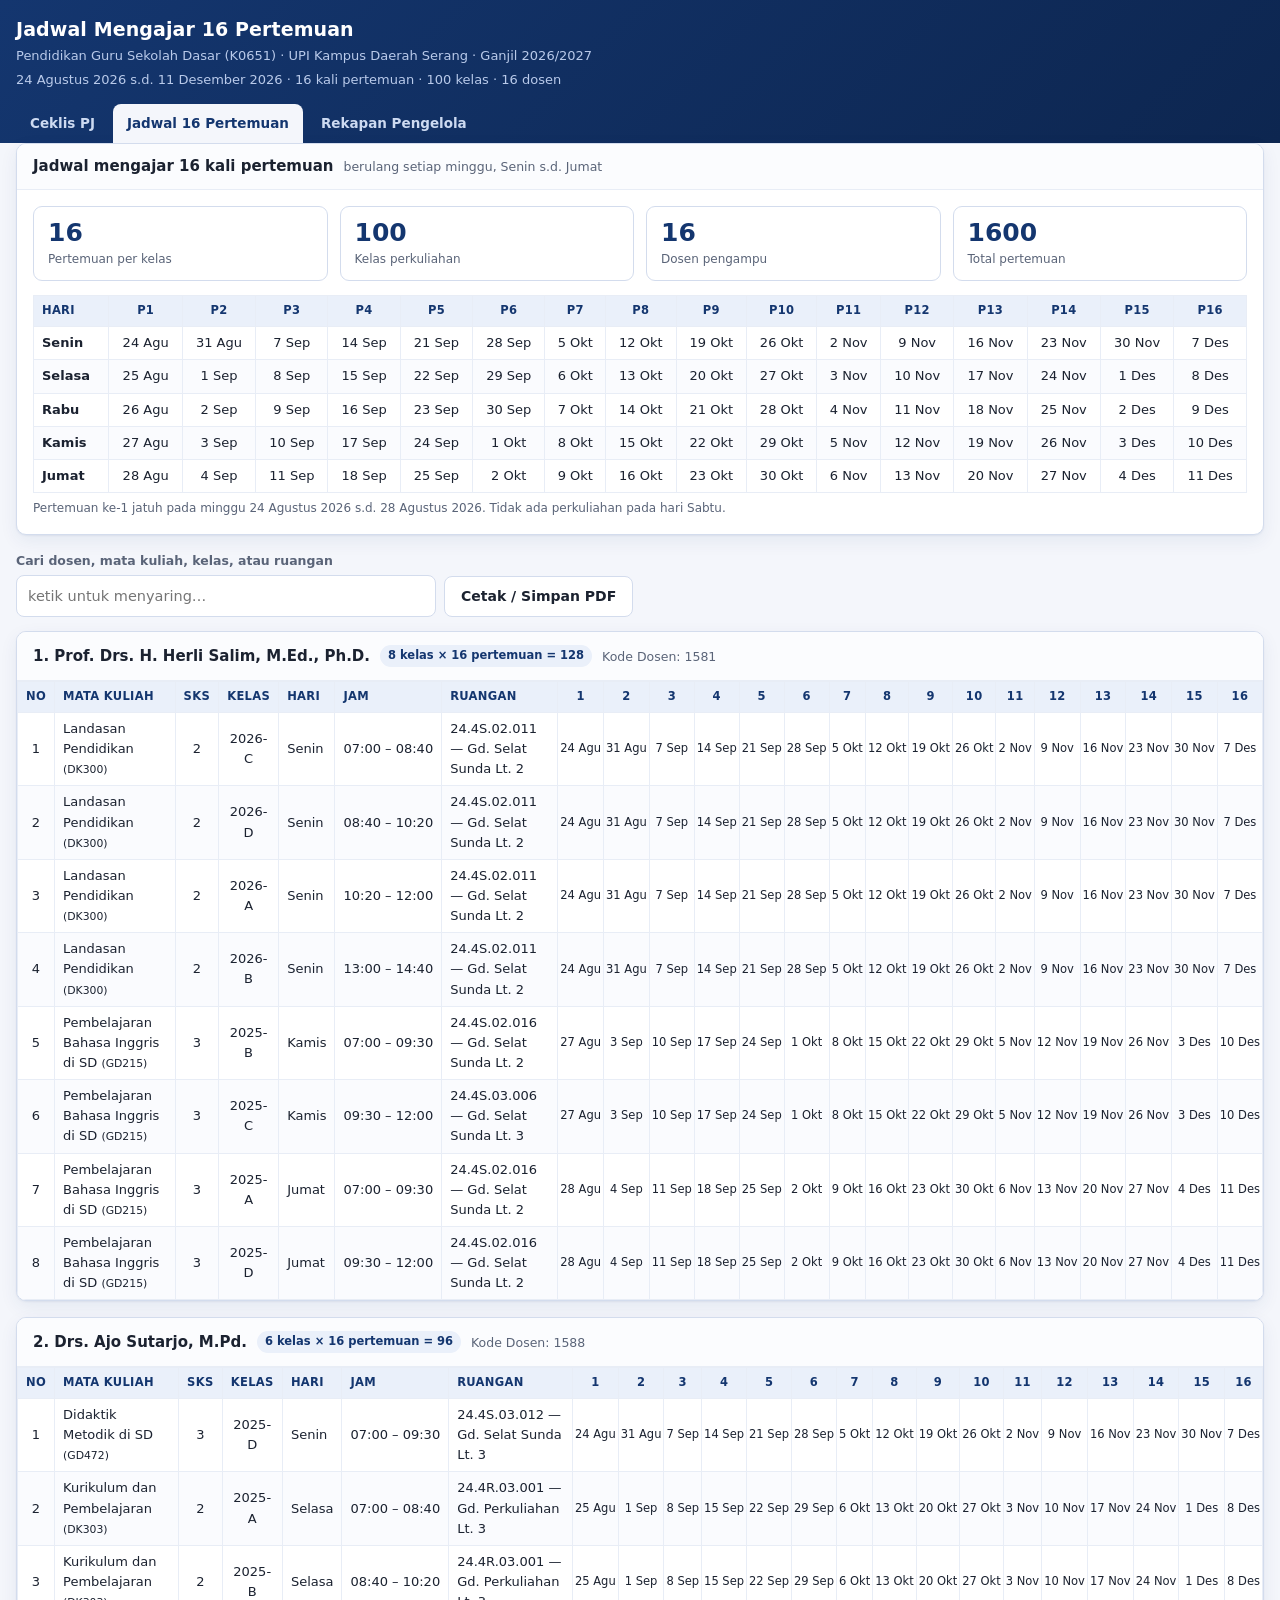
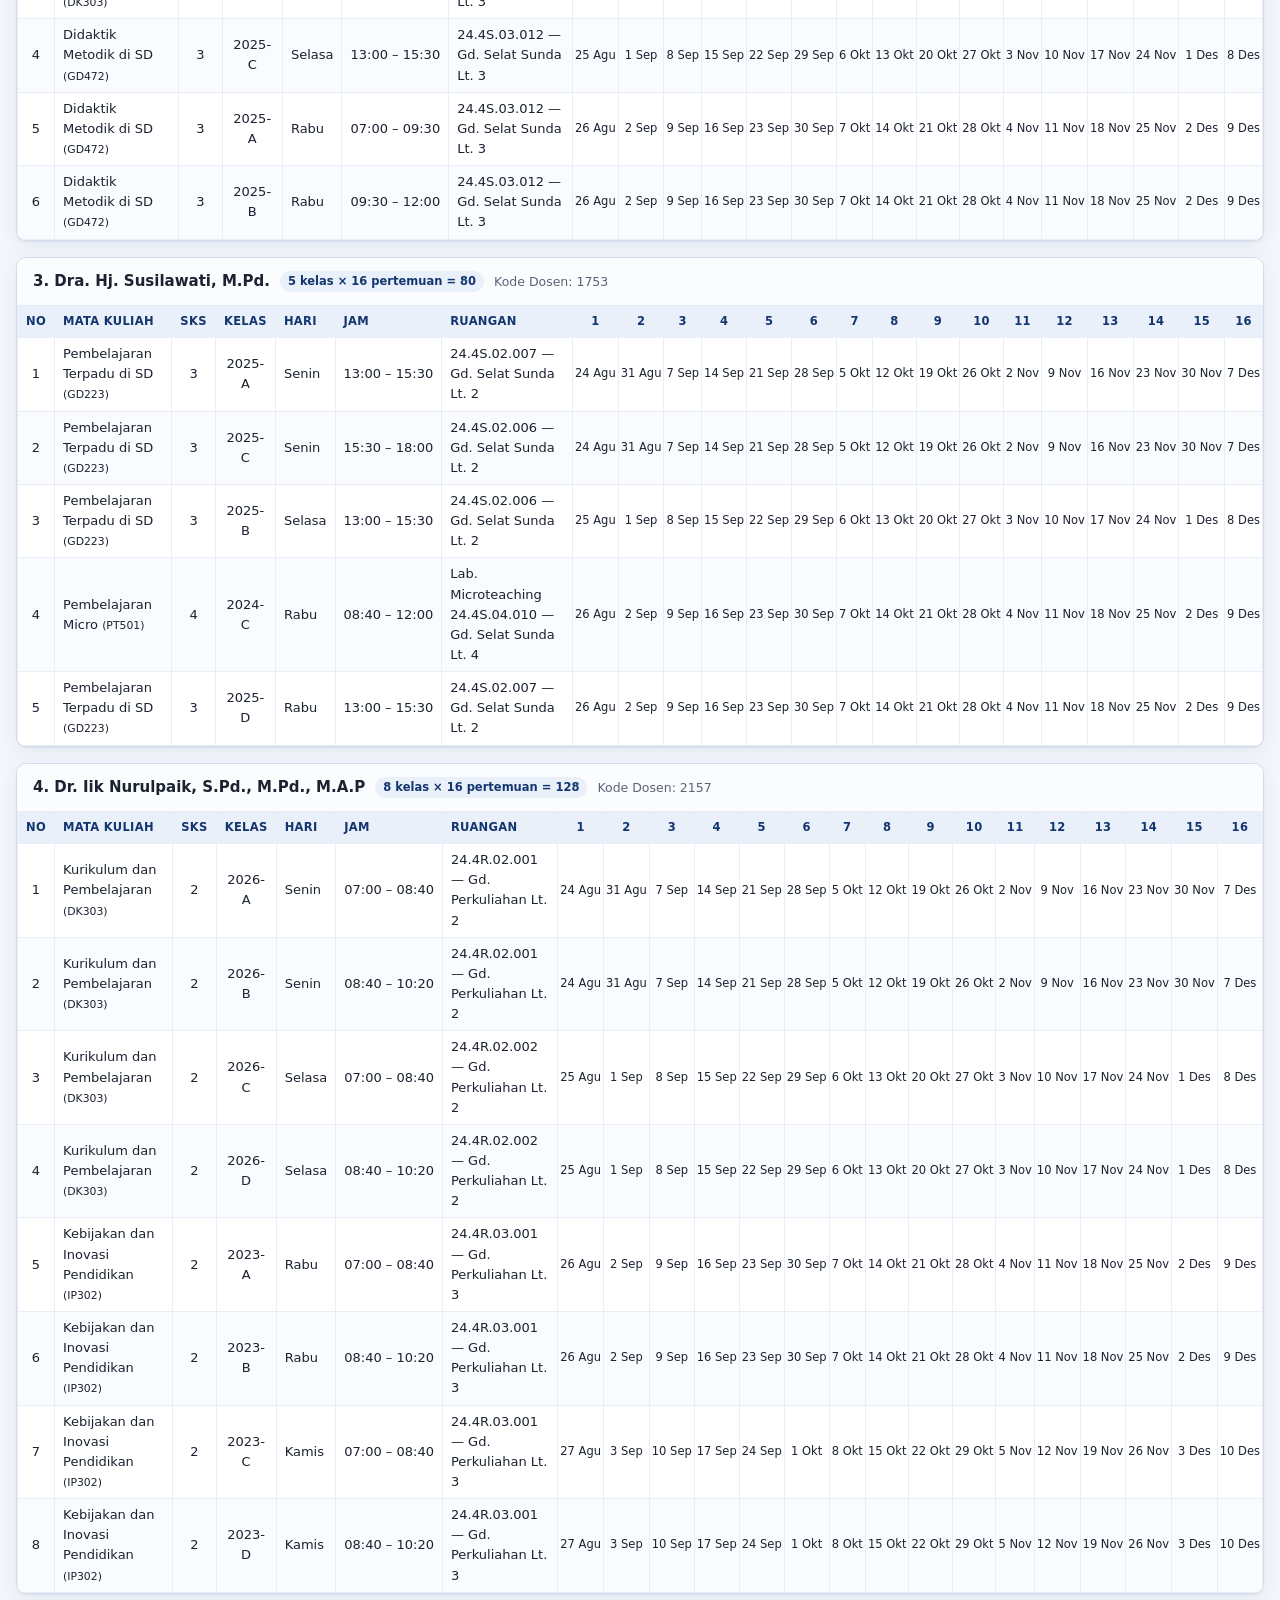
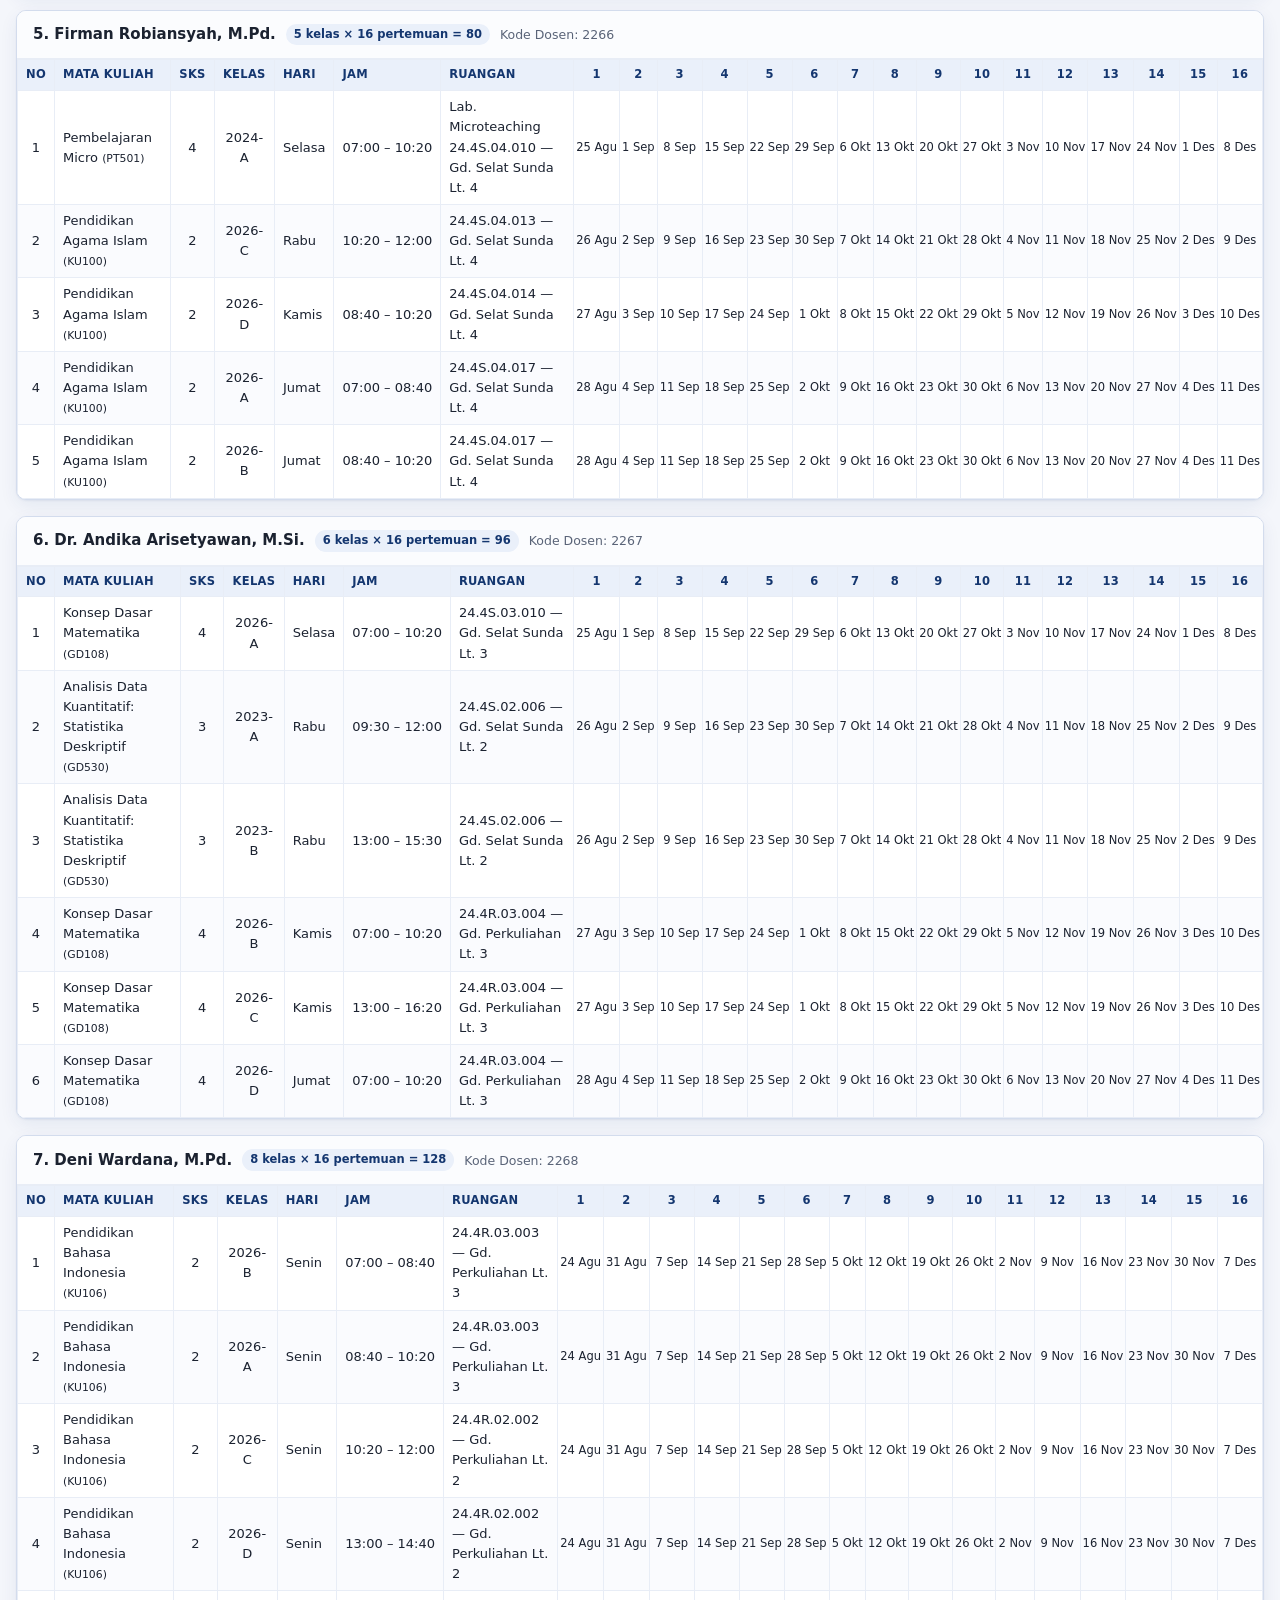
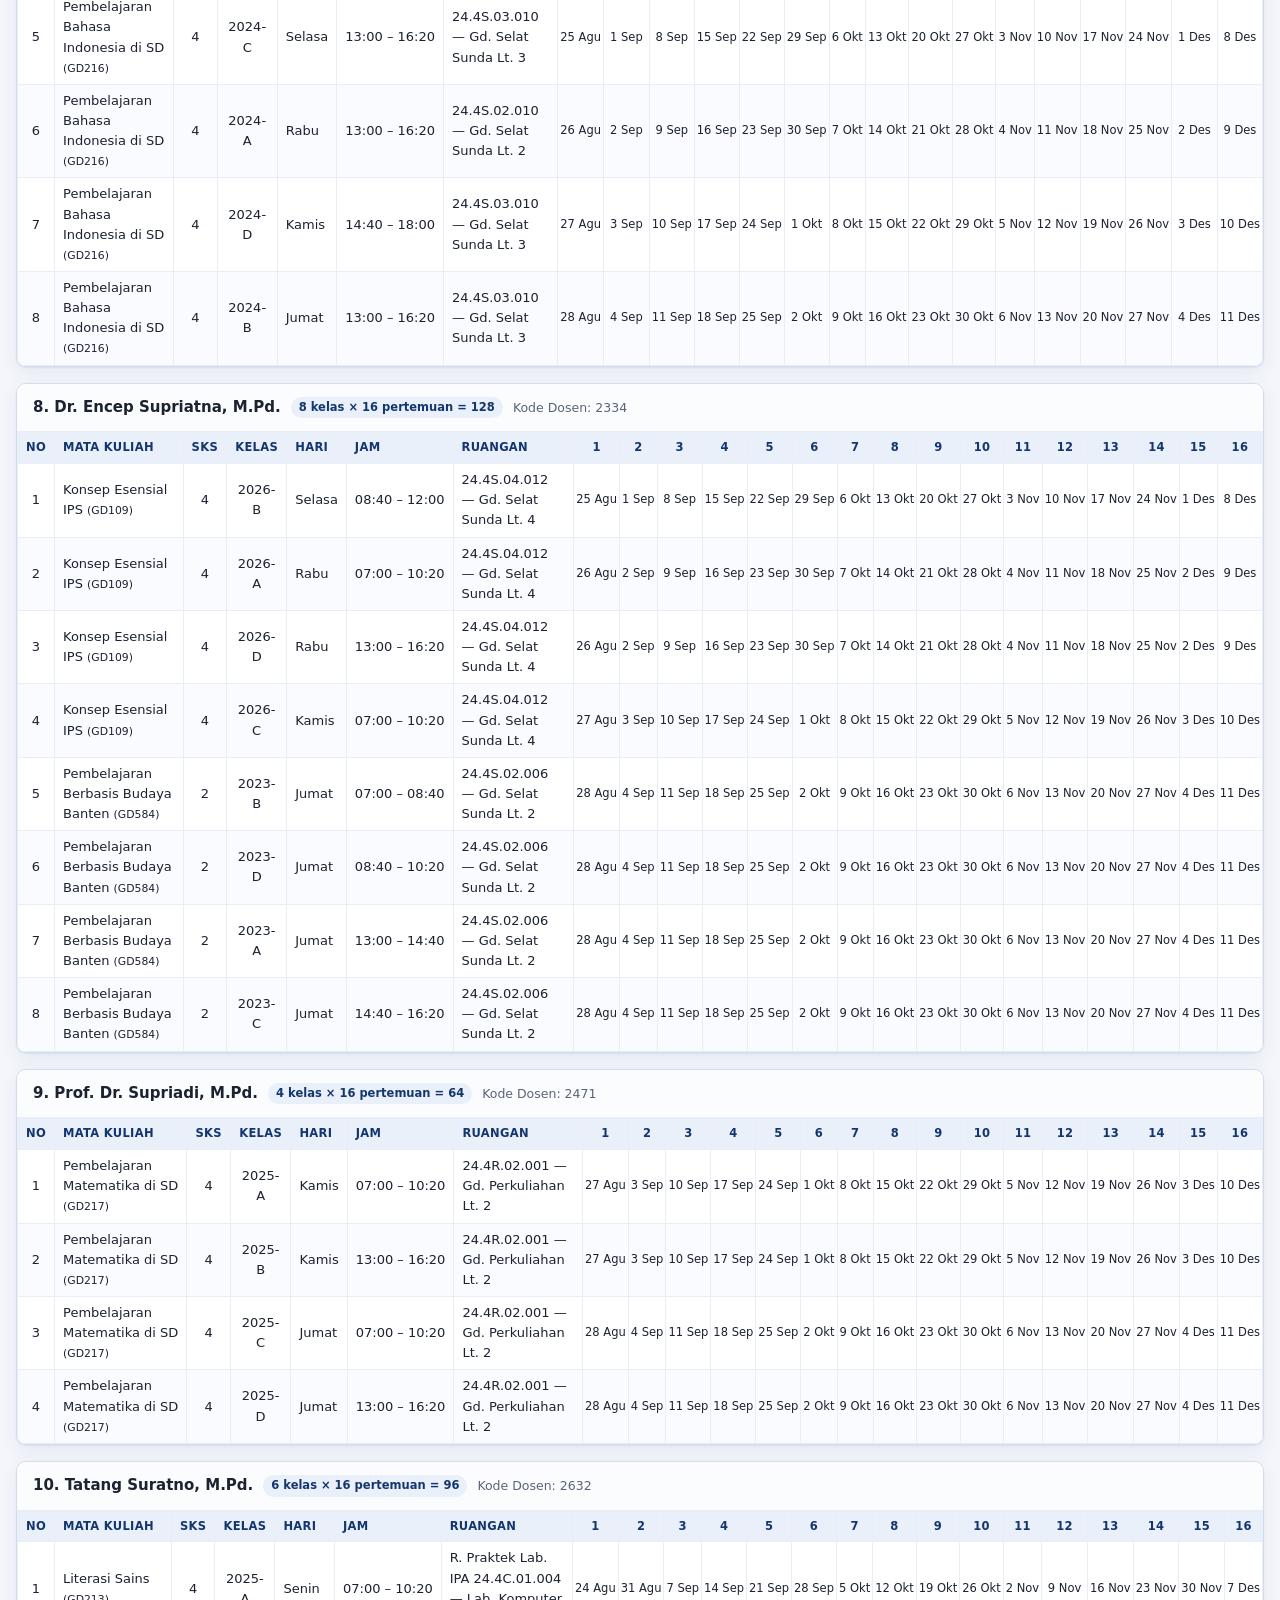
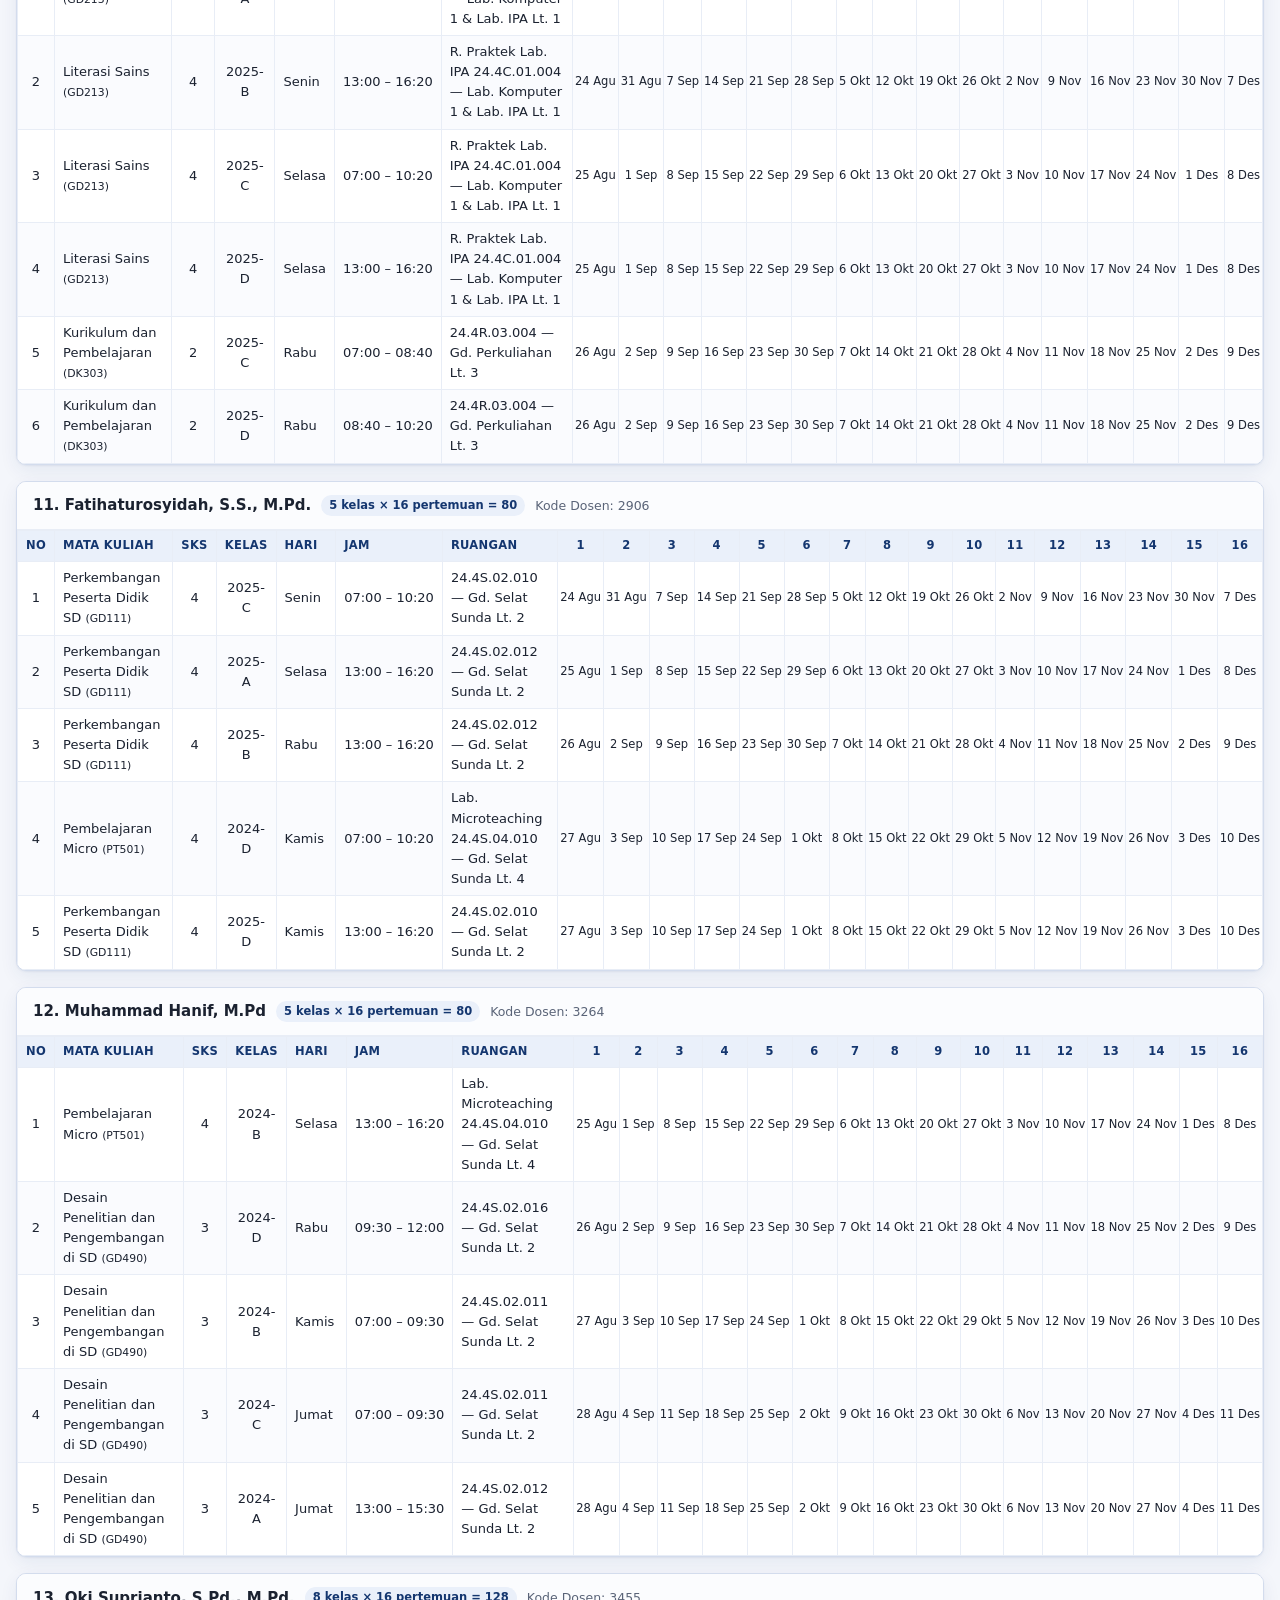
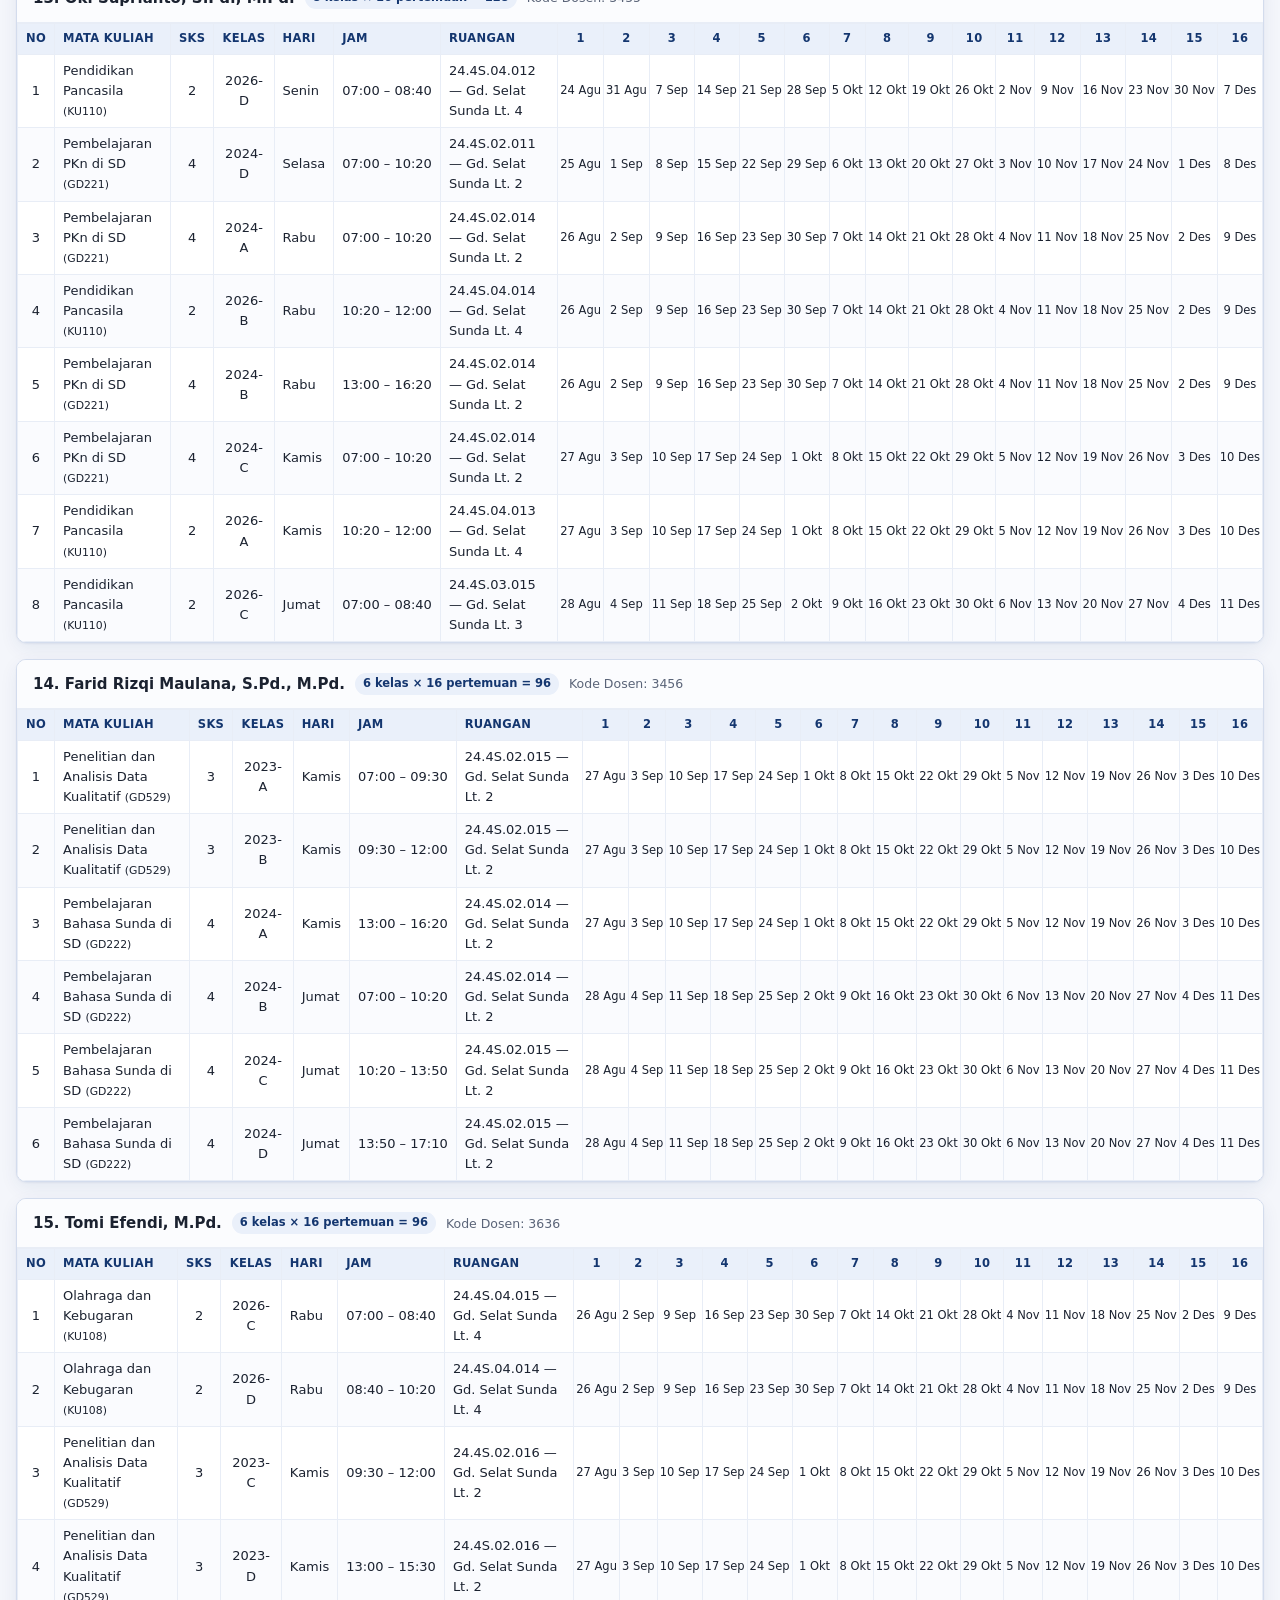
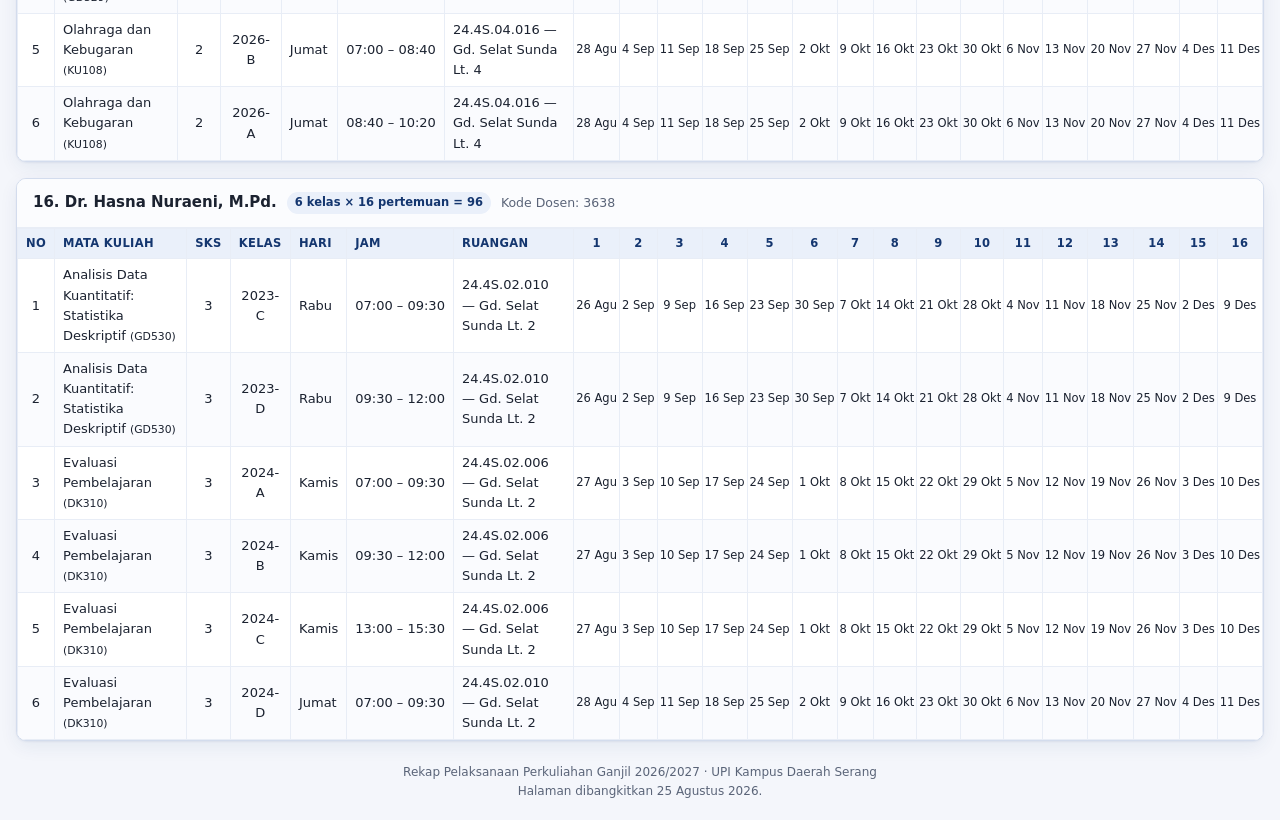
<file: jadwal.html>
<!DOCTYPE html>
<html lang="id">
<head>
<meta charset="utf-8">
<meta name="viewport" content="width=device-width, initial-scale=1">
<title>Jadwal Mengajar 16 Pertemuan</title>
<meta name="description" content="Ceklis dan rekapan pelaksanaan 16 kali pertemuan perkuliahan, Ganjil 2026/2027.">
<link rel="icon" href="data:image/svg+xml,<svg xmlns='http://www.w3.org/2000/svg' viewBox='0 0 16 16'><text y='13' font-size='13'>&#9989;</text></svg>">
<link rel="stylesheet" href="assets/app.css?v=202608251832">
</head>
<body>

<header class="top">
  <div class="wrap">
    <h1>Jadwal Mengajar 16 Pertemuan</h1>
    <p>Pendidikan Guru Sekolah Dasar (K0651) &middot; UPI Kampus Daerah Serang &middot; Ganjil 2026/2027</p>
    <p>24 Agustus 2026 s.d. 11 Desember 2026 &middot; 16 kali pertemuan &middot; 100 kelas &middot; 16 dosen</p>
    <nav class="nav">
      <a href="index.html">Ceklis PJ</a>
      <a href="jadwal.html" class="aktif">Jadwal 16 Pertemuan</a>
      <a href="rekap.html">Rekapan Pengelola</a>
    </nav>
  </div>
</header>

<main class="wrap">

  <section class="kartu">
    <header><h2>Jadwal mengajar 16 kali pertemuan</h2>
      <span class="sub">berulang setiap minggu, Senin s.d. Jumat</span></header>
    <div class="isi">
      <div class="angka-grid" style="margin-bottom:14px">
        <div class="stat"><div class="nilai">16</div><div class="judul">Pertemuan per kelas</div></div>
        <div class="stat"><div class="nilai">100</div><div class="judul">Kelas perkuliahan</div></div>
        <div class="stat"><div class="nilai">16</div><div class="judul">Dosen pengampu</div></div>
        <div class="stat"><div class="nilai">1600</div><div class="judul">Total pertemuan</div></div>
      </div>
      <div class="gulung">
        <table>
          <thead><tr><th>Hari</th><th class="c">P1</th><th class="c">P2</th><th class="c">P3</th><th class="c">P4</th><th class="c">P5</th><th class="c">P6</th><th class="c">P7</th><th class="c">P8</th><th class="c">P9</th><th class="c">P10</th><th class="c">P11</th><th class="c">P12</th><th class="c">P13</th><th class="c">P14</th><th class="c">P15</th><th class="c">P16</th></tr></thead>
          <tbody><tr><td><b>Senin</b></td><td class="c nowrap">24 Agu</td><td class="c nowrap">31 Agu</td><td class="c nowrap">7 Sep</td><td class="c nowrap">14 Sep</td><td class="c nowrap">21 Sep</td><td class="c nowrap">28 Sep</td><td class="c nowrap">5 Okt</td><td class="c nowrap">12 Okt</td><td class="c nowrap">19 Okt</td><td class="c nowrap">26 Okt</td><td class="c nowrap">2 Nov</td><td class="c nowrap">9 Nov</td><td class="c nowrap">16 Nov</td><td class="c nowrap">23 Nov</td><td class="c nowrap">30 Nov</td><td class="c nowrap">7 Des</td></tr><tr><td><b>Selasa</b></td><td class="c nowrap">25 Agu</td><td class="c nowrap">1 Sep</td><td class="c nowrap">8 Sep</td><td class="c nowrap">15 Sep</td><td class="c nowrap">22 Sep</td><td class="c nowrap">29 Sep</td><td class="c nowrap">6 Okt</td><td class="c nowrap">13 Okt</td><td class="c nowrap">20 Okt</td><td class="c nowrap">27 Okt</td><td class="c nowrap">3 Nov</td><td class="c nowrap">10 Nov</td><td class="c nowrap">17 Nov</td><td class="c nowrap">24 Nov</td><td class="c nowrap">1 Des</td><td class="c nowrap">8 Des</td></tr><tr><td><b>Rabu</b></td><td class="c nowrap">26 Agu</td><td class="c nowrap">2 Sep</td><td class="c nowrap">9 Sep</td><td class="c nowrap">16 Sep</td><td class="c nowrap">23 Sep</td><td class="c nowrap">30 Sep</td><td class="c nowrap">7 Okt</td><td class="c nowrap">14 Okt</td><td class="c nowrap">21 Okt</td><td class="c nowrap">28 Okt</td><td class="c nowrap">4 Nov</td><td class="c nowrap">11 Nov</td><td class="c nowrap">18 Nov</td><td class="c nowrap">25 Nov</td><td class="c nowrap">2 Des</td><td class="c nowrap">9 Des</td></tr><tr><td><b>Kamis</b></td><td class="c nowrap">27 Agu</td><td class="c nowrap">3 Sep</td><td class="c nowrap">10 Sep</td><td class="c nowrap">17 Sep</td><td class="c nowrap">24 Sep</td><td class="c nowrap">1 Okt</td><td class="c nowrap">8 Okt</td><td class="c nowrap">15 Okt</td><td class="c nowrap">22 Okt</td><td class="c nowrap">29 Okt</td><td class="c nowrap">5 Nov</td><td class="c nowrap">12 Nov</td><td class="c nowrap">19 Nov</td><td class="c nowrap">26 Nov</td><td class="c nowrap">3 Des</td><td class="c nowrap">10 Des</td></tr><tr><td><b>Jumat</b></td><td class="c nowrap">28 Agu</td><td class="c nowrap">4 Sep</td><td class="c nowrap">11 Sep</td><td class="c nowrap">18 Sep</td><td class="c nowrap">25 Sep</td><td class="c nowrap">2 Okt</td><td class="c nowrap">9 Okt</td><td class="c nowrap">16 Okt</td><td class="c nowrap">23 Okt</td><td class="c nowrap">30 Okt</td><td class="c nowrap">6 Nov</td><td class="c nowrap">13 Nov</td><td class="c nowrap">20 Nov</td><td class="c nowrap">27 Nov</td><td class="c nowrap">4 Des</td><td class="c nowrap">11 Des</td></tr></tbody>
        </table>
      </div>
      <p class="bantuan">Pertemuan ke-1 jatuh pada minggu 24 Agustus 2026 s.d. 28 Agustus 2026. Tidak ada perkuliahan
      pada hari Sabtu.</p>
    </div>
  </section>

  <div class="alat tanpa-cetak" style="margin:0 0 14px">
    <div class="bidang" style="flex:1 1 320px;max-width:420px">
      <label for="cariJadwal">Cari dosen, mata kuliah, kelas, atau ruangan</label>
      <input type="search" id="cariJadwal" placeholder="ketik untuk menyaring…">
    </div>
    <button type="button" class="btn" onclick="window.print()">Cetak / Simpan PDF</button>
  </div>


  <section class="kartu dosen-blok" data-dosen="Prof. Drs. H. Herli Salim, M.Ed., Ph.D.">
    <header><h2>1. Prof. Drs. H. Herli Salim, M.Ed., Ph.D.</h2><span class="lencana">8 kelas &times; 16 pertemuan = 128</span><span class="sub">Kode Dosen: 1581</span></header>
    <div class="gulung">
      <table>
        <thead><tr><th class="c">NO</th><th>MATA KULIAH</th><th class="c">SKS</th><th class="c">KELAS</th><th>HARI</th><th>JAM</th><th>RUANGAN</th><th class="kol-p"><span>1</span></th><th class="kol-p"><span>2</span></th><th class="kol-p"><span>3</span></th><th class="kol-p"><span>4</span></th><th class="kol-p"><span>5</span></th><th class="kol-p"><span>6</span></th><th class="kol-p"><span>7</span></th><th class="kol-p"><span>8</span></th><th class="kol-p"><span>9</span></th><th class="kol-p"><span>10</span></th><th class="kol-p"><span>11</span></th><th class="kol-p"><span>12</span></th><th class="kol-p"><span>13</span></th><th class="kol-p"><span>14</span></th><th class="kol-p"><span>15</span></th><th class="kol-p"><span>16</span></th></tr></thead>
        <tbody>
          <tr data-cari="prof. drs. h. herli salim, m.ed., ph.d. 1581 landasan pendidikan dk300 2026-c senin 07:00 – 08:40 24.4s.02.011 — gd. selat sunda lt. 2"><td class="c">1</td><td>Landasan Pendidikan <small>(DK300)</small></td><td class="c">2</td><td class="c">2026-C</td><td>Senin</td><td class="nowrap">07:00 – 08:40</td><td>24.4S.02.011 — Gd. Selat Sunda Lt. 2</td><td class="kol-p nowrap">24 Agu</td><td class="kol-p nowrap">31 Agu</td><td class="kol-p nowrap">7 Sep</td><td class="kol-p nowrap">14 Sep</td><td class="kol-p nowrap">21 Sep</td><td class="kol-p nowrap">28 Sep</td><td class="kol-p nowrap">5 Okt</td><td class="kol-p nowrap">12 Okt</td><td class="kol-p nowrap">19 Okt</td><td class="kol-p nowrap">26 Okt</td><td class="kol-p nowrap">2 Nov</td><td class="kol-p nowrap">9 Nov</td><td class="kol-p nowrap">16 Nov</td><td class="kol-p nowrap">23 Nov</td><td class="kol-p nowrap">30 Nov</td><td class="kol-p nowrap">7 Des</td></tr>
          <tr data-cari="prof. drs. h. herli salim, m.ed., ph.d. 1581 landasan pendidikan dk300 2026-d senin 08:40 – 10:20 24.4s.02.011 — gd. selat sunda lt. 2"><td class="c">2</td><td>Landasan Pendidikan <small>(DK300)</small></td><td class="c">2</td><td class="c">2026-D</td><td>Senin</td><td class="nowrap">08:40 – 10:20</td><td>24.4S.02.011 — Gd. Selat Sunda Lt. 2</td><td class="kol-p nowrap">24 Agu</td><td class="kol-p nowrap">31 Agu</td><td class="kol-p nowrap">7 Sep</td><td class="kol-p nowrap">14 Sep</td><td class="kol-p nowrap">21 Sep</td><td class="kol-p nowrap">28 Sep</td><td class="kol-p nowrap">5 Okt</td><td class="kol-p nowrap">12 Okt</td><td class="kol-p nowrap">19 Okt</td><td class="kol-p nowrap">26 Okt</td><td class="kol-p nowrap">2 Nov</td><td class="kol-p nowrap">9 Nov</td><td class="kol-p nowrap">16 Nov</td><td class="kol-p nowrap">23 Nov</td><td class="kol-p nowrap">30 Nov</td><td class="kol-p nowrap">7 Des</td></tr>
          <tr data-cari="prof. drs. h. herli salim, m.ed., ph.d. 1581 landasan pendidikan dk300 2026-a senin 10:20 – 12:00 24.4s.02.011 — gd. selat sunda lt. 2"><td class="c">3</td><td>Landasan Pendidikan <small>(DK300)</small></td><td class="c">2</td><td class="c">2026-A</td><td>Senin</td><td class="nowrap">10:20 – 12:00</td><td>24.4S.02.011 — Gd. Selat Sunda Lt. 2</td><td class="kol-p nowrap">24 Agu</td><td class="kol-p nowrap">31 Agu</td><td class="kol-p nowrap">7 Sep</td><td class="kol-p nowrap">14 Sep</td><td class="kol-p nowrap">21 Sep</td><td class="kol-p nowrap">28 Sep</td><td class="kol-p nowrap">5 Okt</td><td class="kol-p nowrap">12 Okt</td><td class="kol-p nowrap">19 Okt</td><td class="kol-p nowrap">26 Okt</td><td class="kol-p nowrap">2 Nov</td><td class="kol-p nowrap">9 Nov</td><td class="kol-p nowrap">16 Nov</td><td class="kol-p nowrap">23 Nov</td><td class="kol-p nowrap">30 Nov</td><td class="kol-p nowrap">7 Des</td></tr>
          <tr data-cari="prof. drs. h. herli salim, m.ed., ph.d. 1581 landasan pendidikan dk300 2026-b senin 13:00 – 14:40 24.4s.02.011 — gd. selat sunda lt. 2"><td class="c">4</td><td>Landasan Pendidikan <small>(DK300)</small></td><td class="c">2</td><td class="c">2026-B</td><td>Senin</td><td class="nowrap">13:00 – 14:40</td><td>24.4S.02.011 — Gd. Selat Sunda Lt. 2</td><td class="kol-p nowrap">24 Agu</td><td class="kol-p nowrap">31 Agu</td><td class="kol-p nowrap">7 Sep</td><td class="kol-p nowrap">14 Sep</td><td class="kol-p nowrap">21 Sep</td><td class="kol-p nowrap">28 Sep</td><td class="kol-p nowrap">5 Okt</td><td class="kol-p nowrap">12 Okt</td><td class="kol-p nowrap">19 Okt</td><td class="kol-p nowrap">26 Okt</td><td class="kol-p nowrap">2 Nov</td><td class="kol-p nowrap">9 Nov</td><td class="kol-p nowrap">16 Nov</td><td class="kol-p nowrap">23 Nov</td><td class="kol-p nowrap">30 Nov</td><td class="kol-p nowrap">7 Des</td></tr>
          <tr data-cari="prof. drs. h. herli salim, m.ed., ph.d. 1581 pembelajaran bahasa inggris di sd gd215 2025-b kamis 07:00 – 09:30 24.4s.02.016 — gd. selat sunda lt. 2"><td class="c">5</td><td>Pembelajaran Bahasa Inggris di SD <small>(GD215)</small></td><td class="c">3</td><td class="c">2025-B</td><td>Kamis</td><td class="nowrap">07:00 – 09:30</td><td>24.4S.02.016 — Gd. Selat Sunda Lt. 2</td><td class="kol-p nowrap">27 Agu</td><td class="kol-p nowrap">3 Sep</td><td class="kol-p nowrap">10 Sep</td><td class="kol-p nowrap">17 Sep</td><td class="kol-p nowrap">24 Sep</td><td class="kol-p nowrap">1 Okt</td><td class="kol-p nowrap">8 Okt</td><td class="kol-p nowrap">15 Okt</td><td class="kol-p nowrap">22 Okt</td><td class="kol-p nowrap">29 Okt</td><td class="kol-p nowrap">5 Nov</td><td class="kol-p nowrap">12 Nov</td><td class="kol-p nowrap">19 Nov</td><td class="kol-p nowrap">26 Nov</td><td class="kol-p nowrap">3 Des</td><td class="kol-p nowrap">10 Des</td></tr>
          <tr data-cari="prof. drs. h. herli salim, m.ed., ph.d. 1581 pembelajaran bahasa inggris di sd gd215 2025-c kamis 09:30 – 12:00 24.4s.03.006 — gd. selat sunda lt. 3"><td class="c">6</td><td>Pembelajaran Bahasa Inggris di SD <small>(GD215)</small></td><td class="c">3</td><td class="c">2025-C</td><td>Kamis</td><td class="nowrap">09:30 – 12:00</td><td>24.4S.03.006 — Gd. Selat Sunda Lt. 3</td><td class="kol-p nowrap">27 Agu</td><td class="kol-p nowrap">3 Sep</td><td class="kol-p nowrap">10 Sep</td><td class="kol-p nowrap">17 Sep</td><td class="kol-p nowrap">24 Sep</td><td class="kol-p nowrap">1 Okt</td><td class="kol-p nowrap">8 Okt</td><td class="kol-p nowrap">15 Okt</td><td class="kol-p nowrap">22 Okt</td><td class="kol-p nowrap">29 Okt</td><td class="kol-p nowrap">5 Nov</td><td class="kol-p nowrap">12 Nov</td><td class="kol-p nowrap">19 Nov</td><td class="kol-p nowrap">26 Nov</td><td class="kol-p nowrap">3 Des</td><td class="kol-p nowrap">10 Des</td></tr>
          <tr data-cari="prof. drs. h. herli salim, m.ed., ph.d. 1581 pembelajaran bahasa inggris di sd gd215 2025-a jumat 07:00 – 09:30 24.4s.02.016 — gd. selat sunda lt. 2"><td class="c">7</td><td>Pembelajaran Bahasa Inggris di SD <small>(GD215)</small></td><td class="c">3</td><td class="c">2025-A</td><td>Jumat</td><td class="nowrap">07:00 – 09:30</td><td>24.4S.02.016 — Gd. Selat Sunda Lt. 2</td><td class="kol-p nowrap">28 Agu</td><td class="kol-p nowrap">4 Sep</td><td class="kol-p nowrap">11 Sep</td><td class="kol-p nowrap">18 Sep</td><td class="kol-p nowrap">25 Sep</td><td class="kol-p nowrap">2 Okt</td><td class="kol-p nowrap">9 Okt</td><td class="kol-p nowrap">16 Okt</td><td class="kol-p nowrap">23 Okt</td><td class="kol-p nowrap">30 Okt</td><td class="kol-p nowrap">6 Nov</td><td class="kol-p nowrap">13 Nov</td><td class="kol-p nowrap">20 Nov</td><td class="kol-p nowrap">27 Nov</td><td class="kol-p nowrap">4 Des</td><td class="kol-p nowrap">11 Des</td></tr>
          <tr data-cari="prof. drs. h. herli salim, m.ed., ph.d. 1581 pembelajaran bahasa inggris di sd gd215 2025-d jumat 09:30 – 12:00 24.4s.02.016 — gd. selat sunda lt. 2"><td class="c">8</td><td>Pembelajaran Bahasa Inggris di SD <small>(GD215)</small></td><td class="c">3</td><td class="c">2025-D</td><td>Jumat</td><td class="nowrap">09:30 – 12:00</td><td>24.4S.02.016 — Gd. Selat Sunda Lt. 2</td><td class="kol-p nowrap">28 Agu</td><td class="kol-p nowrap">4 Sep</td><td class="kol-p nowrap">11 Sep</td><td class="kol-p nowrap">18 Sep</td><td class="kol-p nowrap">25 Sep</td><td class="kol-p nowrap">2 Okt</td><td class="kol-p nowrap">9 Okt</td><td class="kol-p nowrap">16 Okt</td><td class="kol-p nowrap">23 Okt</td><td class="kol-p nowrap">30 Okt</td><td class="kol-p nowrap">6 Nov</td><td class="kol-p nowrap">13 Nov</td><td class="kol-p nowrap">20 Nov</td><td class="kol-p nowrap">27 Nov</td><td class="kol-p nowrap">4 Des</td><td class="kol-p nowrap">11 Des</td></tr>
        </tbody>
      </table>
    </div>
  </section>

  <section class="kartu dosen-blok" data-dosen="Drs. Ajo Sutarjo, M.Pd.">
    <header><h2>2. Drs. Ajo Sutarjo, M.Pd.</h2><span class="lencana">6 kelas &times; 16 pertemuan = 96</span><span class="sub">Kode Dosen: 1588</span></header>
    <div class="gulung">
      <table>
        <thead><tr><th class="c">NO</th><th>MATA KULIAH</th><th class="c">SKS</th><th class="c">KELAS</th><th>HARI</th><th>JAM</th><th>RUANGAN</th><th class="kol-p"><span>1</span></th><th class="kol-p"><span>2</span></th><th class="kol-p"><span>3</span></th><th class="kol-p"><span>4</span></th><th class="kol-p"><span>5</span></th><th class="kol-p"><span>6</span></th><th class="kol-p"><span>7</span></th><th class="kol-p"><span>8</span></th><th class="kol-p"><span>9</span></th><th class="kol-p"><span>10</span></th><th class="kol-p"><span>11</span></th><th class="kol-p"><span>12</span></th><th class="kol-p"><span>13</span></th><th class="kol-p"><span>14</span></th><th class="kol-p"><span>15</span></th><th class="kol-p"><span>16</span></th></tr></thead>
        <tbody>
          <tr data-cari="drs. ajo sutarjo, m.pd. 1588 didaktik metodik di sd gd472 2025-d senin 07:00 – 09:30 24.4s.03.012 — gd. selat sunda lt. 3"><td class="c">1</td><td>Didaktik Metodik di SD <small>(GD472)</small></td><td class="c">3</td><td class="c">2025-D</td><td>Senin</td><td class="nowrap">07:00 – 09:30</td><td>24.4S.03.012 — Gd. Selat Sunda Lt. 3</td><td class="kol-p nowrap">24 Agu</td><td class="kol-p nowrap">31 Agu</td><td class="kol-p nowrap">7 Sep</td><td class="kol-p nowrap">14 Sep</td><td class="kol-p nowrap">21 Sep</td><td class="kol-p nowrap">28 Sep</td><td class="kol-p nowrap">5 Okt</td><td class="kol-p nowrap">12 Okt</td><td class="kol-p nowrap">19 Okt</td><td class="kol-p nowrap">26 Okt</td><td class="kol-p nowrap">2 Nov</td><td class="kol-p nowrap">9 Nov</td><td class="kol-p nowrap">16 Nov</td><td class="kol-p nowrap">23 Nov</td><td class="kol-p nowrap">30 Nov</td><td class="kol-p nowrap">7 Des</td></tr>
          <tr data-cari="drs. ajo sutarjo, m.pd. 1588 kurikulum dan pembelajaran dk303 2025-a selasa 07:00 – 08:40 24.4r.03.001 — gd. perkuliahan lt. 3"><td class="c">2</td><td>Kurikulum dan Pembelajaran <small>(DK303)</small></td><td class="c">2</td><td class="c">2025-A</td><td>Selasa</td><td class="nowrap">07:00 – 08:40</td><td>24.4R.03.001 — Gd. Perkuliahan Lt. 3</td><td class="kol-p nowrap">25 Agu</td><td class="kol-p nowrap">1 Sep</td><td class="kol-p nowrap">8 Sep</td><td class="kol-p nowrap">15 Sep</td><td class="kol-p nowrap">22 Sep</td><td class="kol-p nowrap">29 Sep</td><td class="kol-p nowrap">6 Okt</td><td class="kol-p nowrap">13 Okt</td><td class="kol-p nowrap">20 Okt</td><td class="kol-p nowrap">27 Okt</td><td class="kol-p nowrap">3 Nov</td><td class="kol-p nowrap">10 Nov</td><td class="kol-p nowrap">17 Nov</td><td class="kol-p nowrap">24 Nov</td><td class="kol-p nowrap">1 Des</td><td class="kol-p nowrap">8 Des</td></tr>
          <tr data-cari="drs. ajo sutarjo, m.pd. 1588 kurikulum dan pembelajaran dk303 2025-b selasa 08:40 – 10:20 24.4r.03.001 — gd. perkuliahan lt. 3"><td class="c">3</td><td>Kurikulum dan Pembelajaran <small>(DK303)</small></td><td class="c">2</td><td class="c">2025-B</td><td>Selasa</td><td class="nowrap">08:40 – 10:20</td><td>24.4R.03.001 — Gd. Perkuliahan Lt. 3</td><td class="kol-p nowrap">25 Agu</td><td class="kol-p nowrap">1 Sep</td><td class="kol-p nowrap">8 Sep</td><td class="kol-p nowrap">15 Sep</td><td class="kol-p nowrap">22 Sep</td><td class="kol-p nowrap">29 Sep</td><td class="kol-p nowrap">6 Okt</td><td class="kol-p nowrap">13 Okt</td><td class="kol-p nowrap">20 Okt</td><td class="kol-p nowrap">27 Okt</td><td class="kol-p nowrap">3 Nov</td><td class="kol-p nowrap">10 Nov</td><td class="kol-p nowrap">17 Nov</td><td class="kol-p nowrap">24 Nov</td><td class="kol-p nowrap">1 Des</td><td class="kol-p nowrap">8 Des</td></tr>
          <tr data-cari="drs. ajo sutarjo, m.pd. 1588 didaktik metodik di sd gd472 2025-c selasa 13:00 – 15:30 24.4s.03.012 — gd. selat sunda lt. 3"><td class="c">4</td><td>Didaktik Metodik di SD <small>(GD472)</small></td><td class="c">3</td><td class="c">2025-C</td><td>Selasa</td><td class="nowrap">13:00 – 15:30</td><td>24.4S.03.012 — Gd. Selat Sunda Lt. 3</td><td class="kol-p nowrap">25 Agu</td><td class="kol-p nowrap">1 Sep</td><td class="kol-p nowrap">8 Sep</td><td class="kol-p nowrap">15 Sep</td><td class="kol-p nowrap">22 Sep</td><td class="kol-p nowrap">29 Sep</td><td class="kol-p nowrap">6 Okt</td><td class="kol-p nowrap">13 Okt</td><td class="kol-p nowrap">20 Okt</td><td class="kol-p nowrap">27 Okt</td><td class="kol-p nowrap">3 Nov</td><td class="kol-p nowrap">10 Nov</td><td class="kol-p nowrap">17 Nov</td><td class="kol-p nowrap">24 Nov</td><td class="kol-p nowrap">1 Des</td><td class="kol-p nowrap">8 Des</td></tr>
          <tr data-cari="drs. ajo sutarjo, m.pd. 1588 didaktik metodik di sd gd472 2025-a rabu 07:00 – 09:30 24.4s.03.012 — gd. selat sunda lt. 3"><td class="c">5</td><td>Didaktik Metodik di SD <small>(GD472)</small></td><td class="c">3</td><td class="c">2025-A</td><td>Rabu</td><td class="nowrap">07:00 – 09:30</td><td>24.4S.03.012 — Gd. Selat Sunda Lt. 3</td><td class="kol-p nowrap">26 Agu</td><td class="kol-p nowrap">2 Sep</td><td class="kol-p nowrap">9 Sep</td><td class="kol-p nowrap">16 Sep</td><td class="kol-p nowrap">23 Sep</td><td class="kol-p nowrap">30 Sep</td><td class="kol-p nowrap">7 Okt</td><td class="kol-p nowrap">14 Okt</td><td class="kol-p nowrap">21 Okt</td><td class="kol-p nowrap">28 Okt</td><td class="kol-p nowrap">4 Nov</td><td class="kol-p nowrap">11 Nov</td><td class="kol-p nowrap">18 Nov</td><td class="kol-p nowrap">25 Nov</td><td class="kol-p nowrap">2 Des</td><td class="kol-p nowrap">9 Des</td></tr>
          <tr data-cari="drs. ajo sutarjo, m.pd. 1588 didaktik metodik di sd gd472 2025-b rabu 09:30 – 12:00 24.4s.03.012 — gd. selat sunda lt. 3"><td class="c">6</td><td>Didaktik Metodik di SD <small>(GD472)</small></td><td class="c">3</td><td class="c">2025-B</td><td>Rabu</td><td class="nowrap">09:30 – 12:00</td><td>24.4S.03.012 — Gd. Selat Sunda Lt. 3</td><td class="kol-p nowrap">26 Agu</td><td class="kol-p nowrap">2 Sep</td><td class="kol-p nowrap">9 Sep</td><td class="kol-p nowrap">16 Sep</td><td class="kol-p nowrap">23 Sep</td><td class="kol-p nowrap">30 Sep</td><td class="kol-p nowrap">7 Okt</td><td class="kol-p nowrap">14 Okt</td><td class="kol-p nowrap">21 Okt</td><td class="kol-p nowrap">28 Okt</td><td class="kol-p nowrap">4 Nov</td><td class="kol-p nowrap">11 Nov</td><td class="kol-p nowrap">18 Nov</td><td class="kol-p nowrap">25 Nov</td><td class="kol-p nowrap">2 Des</td><td class="kol-p nowrap">9 Des</td></tr>
        </tbody>
      </table>
    </div>
  </section>

  <section class="kartu dosen-blok" data-dosen="Dra. Hj. Susilawati, M.Pd.">
    <header><h2>3. Dra. Hj. Susilawati, M.Pd.</h2><span class="lencana">5 kelas &times; 16 pertemuan = 80</span><span class="sub">Kode Dosen: 1753</span></header>
    <div class="gulung">
      <table>
        <thead><tr><th class="c">NO</th><th>MATA KULIAH</th><th class="c">SKS</th><th class="c">KELAS</th><th>HARI</th><th>JAM</th><th>RUANGAN</th><th class="kol-p"><span>1</span></th><th class="kol-p"><span>2</span></th><th class="kol-p"><span>3</span></th><th class="kol-p"><span>4</span></th><th class="kol-p"><span>5</span></th><th class="kol-p"><span>6</span></th><th class="kol-p"><span>7</span></th><th class="kol-p"><span>8</span></th><th class="kol-p"><span>9</span></th><th class="kol-p"><span>10</span></th><th class="kol-p"><span>11</span></th><th class="kol-p"><span>12</span></th><th class="kol-p"><span>13</span></th><th class="kol-p"><span>14</span></th><th class="kol-p"><span>15</span></th><th class="kol-p"><span>16</span></th></tr></thead>
        <tbody>
          <tr data-cari="dra. hj. susilawati, m.pd. 1753 pembelajaran terpadu di sd gd223 2025-a senin 13:00 – 15:30 24.4s.02.007 — gd. selat sunda lt. 2"><td class="c">1</td><td>Pembelajaran Terpadu di SD <small>(GD223)</small></td><td class="c">3</td><td class="c">2025-A</td><td>Senin</td><td class="nowrap">13:00 – 15:30</td><td>24.4S.02.007 — Gd. Selat Sunda Lt. 2</td><td class="kol-p nowrap">24 Agu</td><td class="kol-p nowrap">31 Agu</td><td class="kol-p nowrap">7 Sep</td><td class="kol-p nowrap">14 Sep</td><td class="kol-p nowrap">21 Sep</td><td class="kol-p nowrap">28 Sep</td><td class="kol-p nowrap">5 Okt</td><td class="kol-p nowrap">12 Okt</td><td class="kol-p nowrap">19 Okt</td><td class="kol-p nowrap">26 Okt</td><td class="kol-p nowrap">2 Nov</td><td class="kol-p nowrap">9 Nov</td><td class="kol-p nowrap">16 Nov</td><td class="kol-p nowrap">23 Nov</td><td class="kol-p nowrap">30 Nov</td><td class="kol-p nowrap">7 Des</td></tr>
          <tr data-cari="dra. hj. susilawati, m.pd. 1753 pembelajaran terpadu di sd gd223 2025-c senin 15:30 – 18:00 24.4s.02.006 — gd. selat sunda lt. 2"><td class="c">2</td><td>Pembelajaran Terpadu di SD <small>(GD223)</small></td><td class="c">3</td><td class="c">2025-C</td><td>Senin</td><td class="nowrap">15:30 – 18:00</td><td>24.4S.02.006 — Gd. Selat Sunda Lt. 2</td><td class="kol-p nowrap">24 Agu</td><td class="kol-p nowrap">31 Agu</td><td class="kol-p nowrap">7 Sep</td><td class="kol-p nowrap">14 Sep</td><td class="kol-p nowrap">21 Sep</td><td class="kol-p nowrap">28 Sep</td><td class="kol-p nowrap">5 Okt</td><td class="kol-p nowrap">12 Okt</td><td class="kol-p nowrap">19 Okt</td><td class="kol-p nowrap">26 Okt</td><td class="kol-p nowrap">2 Nov</td><td class="kol-p nowrap">9 Nov</td><td class="kol-p nowrap">16 Nov</td><td class="kol-p nowrap">23 Nov</td><td class="kol-p nowrap">30 Nov</td><td class="kol-p nowrap">7 Des</td></tr>
          <tr data-cari="dra. hj. susilawati, m.pd. 1753 pembelajaran terpadu di sd gd223 2025-b selasa 13:00 – 15:30 24.4s.02.006 — gd. selat sunda lt. 2"><td class="c">3</td><td>Pembelajaran Terpadu di SD <small>(GD223)</small></td><td class="c">3</td><td class="c">2025-B</td><td>Selasa</td><td class="nowrap">13:00 – 15:30</td><td>24.4S.02.006 — Gd. Selat Sunda Lt. 2</td><td class="kol-p nowrap">25 Agu</td><td class="kol-p nowrap">1 Sep</td><td class="kol-p nowrap">8 Sep</td><td class="kol-p nowrap">15 Sep</td><td class="kol-p nowrap">22 Sep</td><td class="kol-p nowrap">29 Sep</td><td class="kol-p nowrap">6 Okt</td><td class="kol-p nowrap">13 Okt</td><td class="kol-p nowrap">20 Okt</td><td class="kol-p nowrap">27 Okt</td><td class="kol-p nowrap">3 Nov</td><td class="kol-p nowrap">10 Nov</td><td class="kol-p nowrap">17 Nov</td><td class="kol-p nowrap">24 Nov</td><td class="kol-p nowrap">1 Des</td><td class="kol-p nowrap">8 Des</td></tr>
          <tr data-cari="dra. hj. susilawati, m.pd. 1753 pembelajaran micro pt501 2024-c rabu 08:40 – 12:00 lab. microteaching 24.4s.04.010 — gd. selat sunda lt. 4"><td class="c">4</td><td>Pembelajaran Micro <small>(PT501)</small></td><td class="c">4</td><td class="c">2024-C</td><td>Rabu</td><td class="nowrap">08:40 – 12:00</td><td>Lab. Microteaching 24.4S.04.010 — Gd. Selat Sunda Lt. 4</td><td class="kol-p nowrap">26 Agu</td><td class="kol-p nowrap">2 Sep</td><td class="kol-p nowrap">9 Sep</td><td class="kol-p nowrap">16 Sep</td><td class="kol-p nowrap">23 Sep</td><td class="kol-p nowrap">30 Sep</td><td class="kol-p nowrap">7 Okt</td><td class="kol-p nowrap">14 Okt</td><td class="kol-p nowrap">21 Okt</td><td class="kol-p nowrap">28 Okt</td><td class="kol-p nowrap">4 Nov</td><td class="kol-p nowrap">11 Nov</td><td class="kol-p nowrap">18 Nov</td><td class="kol-p nowrap">25 Nov</td><td class="kol-p nowrap">2 Des</td><td class="kol-p nowrap">9 Des</td></tr>
          <tr data-cari="dra. hj. susilawati, m.pd. 1753 pembelajaran terpadu di sd gd223 2025-d rabu 13:00 – 15:30 24.4s.02.007 — gd. selat sunda lt. 2"><td class="c">5</td><td>Pembelajaran Terpadu di SD <small>(GD223)</small></td><td class="c">3</td><td class="c">2025-D</td><td>Rabu</td><td class="nowrap">13:00 – 15:30</td><td>24.4S.02.007 — Gd. Selat Sunda Lt. 2</td><td class="kol-p nowrap">26 Agu</td><td class="kol-p nowrap">2 Sep</td><td class="kol-p nowrap">9 Sep</td><td class="kol-p nowrap">16 Sep</td><td class="kol-p nowrap">23 Sep</td><td class="kol-p nowrap">30 Sep</td><td class="kol-p nowrap">7 Okt</td><td class="kol-p nowrap">14 Okt</td><td class="kol-p nowrap">21 Okt</td><td class="kol-p nowrap">28 Okt</td><td class="kol-p nowrap">4 Nov</td><td class="kol-p nowrap">11 Nov</td><td class="kol-p nowrap">18 Nov</td><td class="kol-p nowrap">25 Nov</td><td class="kol-p nowrap">2 Des</td><td class="kol-p nowrap">9 Des</td></tr>
        </tbody>
      </table>
    </div>
  </section>

  <section class="kartu dosen-blok" data-dosen="Dr. Iik Nurulpaik, S.Pd., M.Pd., M.A.P">
    <header><h2>4. Dr. Iik Nurulpaik, S.Pd., M.Pd., M.A.P</h2><span class="lencana">8 kelas &times; 16 pertemuan = 128</span><span class="sub">Kode Dosen: 2157</span></header>
    <div class="gulung">
      <table>
        <thead><tr><th class="c">NO</th><th>MATA KULIAH</th><th class="c">SKS</th><th class="c">KELAS</th><th>HARI</th><th>JAM</th><th>RUANGAN</th><th class="kol-p"><span>1</span></th><th class="kol-p"><span>2</span></th><th class="kol-p"><span>3</span></th><th class="kol-p"><span>4</span></th><th class="kol-p"><span>5</span></th><th class="kol-p"><span>6</span></th><th class="kol-p"><span>7</span></th><th class="kol-p"><span>8</span></th><th class="kol-p"><span>9</span></th><th class="kol-p"><span>10</span></th><th class="kol-p"><span>11</span></th><th class="kol-p"><span>12</span></th><th class="kol-p"><span>13</span></th><th class="kol-p"><span>14</span></th><th class="kol-p"><span>15</span></th><th class="kol-p"><span>16</span></th></tr></thead>
        <tbody>
          <tr data-cari="dr. iik nurulpaik, s.pd., m.pd., m.a.p 2157 kurikulum dan pembelajaran dk303 2026-a senin 07:00 – 08:40 24.4r.02.001 — gd. perkuliahan lt. 2"><td class="c">1</td><td>Kurikulum dan Pembelajaran <small>(DK303)</small></td><td class="c">2</td><td class="c">2026-A</td><td>Senin</td><td class="nowrap">07:00 – 08:40</td><td>24.4R.02.001 — Gd. Perkuliahan Lt. 2</td><td class="kol-p nowrap">24 Agu</td><td class="kol-p nowrap">31 Agu</td><td class="kol-p nowrap">7 Sep</td><td class="kol-p nowrap">14 Sep</td><td class="kol-p nowrap">21 Sep</td><td class="kol-p nowrap">28 Sep</td><td class="kol-p nowrap">5 Okt</td><td class="kol-p nowrap">12 Okt</td><td class="kol-p nowrap">19 Okt</td><td class="kol-p nowrap">26 Okt</td><td class="kol-p nowrap">2 Nov</td><td class="kol-p nowrap">9 Nov</td><td class="kol-p nowrap">16 Nov</td><td class="kol-p nowrap">23 Nov</td><td class="kol-p nowrap">30 Nov</td><td class="kol-p nowrap">7 Des</td></tr>
          <tr data-cari="dr. iik nurulpaik, s.pd., m.pd., m.a.p 2157 kurikulum dan pembelajaran dk303 2026-b senin 08:40 – 10:20 24.4r.02.001 — gd. perkuliahan lt. 2"><td class="c">2</td><td>Kurikulum dan Pembelajaran <small>(DK303)</small></td><td class="c">2</td><td class="c">2026-B</td><td>Senin</td><td class="nowrap">08:40 – 10:20</td><td>24.4R.02.001 — Gd. Perkuliahan Lt. 2</td><td class="kol-p nowrap">24 Agu</td><td class="kol-p nowrap">31 Agu</td><td class="kol-p nowrap">7 Sep</td><td class="kol-p nowrap">14 Sep</td><td class="kol-p nowrap">21 Sep</td><td class="kol-p nowrap">28 Sep</td><td class="kol-p nowrap">5 Okt</td><td class="kol-p nowrap">12 Okt</td><td class="kol-p nowrap">19 Okt</td><td class="kol-p nowrap">26 Okt</td><td class="kol-p nowrap">2 Nov</td><td class="kol-p nowrap">9 Nov</td><td class="kol-p nowrap">16 Nov</td><td class="kol-p nowrap">23 Nov</td><td class="kol-p nowrap">30 Nov</td><td class="kol-p nowrap">7 Des</td></tr>
          <tr data-cari="dr. iik nurulpaik, s.pd., m.pd., m.a.p 2157 kurikulum dan pembelajaran dk303 2026-c selasa 07:00 – 08:40 24.4r.02.002 — gd. perkuliahan lt. 2"><td class="c">3</td><td>Kurikulum dan Pembelajaran <small>(DK303)</small></td><td class="c">2</td><td class="c">2026-C</td><td>Selasa</td><td class="nowrap">07:00 – 08:40</td><td>24.4R.02.002 — Gd. Perkuliahan Lt. 2</td><td class="kol-p nowrap">25 Agu</td><td class="kol-p nowrap">1 Sep</td><td class="kol-p nowrap">8 Sep</td><td class="kol-p nowrap">15 Sep</td><td class="kol-p nowrap">22 Sep</td><td class="kol-p nowrap">29 Sep</td><td class="kol-p nowrap">6 Okt</td><td class="kol-p nowrap">13 Okt</td><td class="kol-p nowrap">20 Okt</td><td class="kol-p nowrap">27 Okt</td><td class="kol-p nowrap">3 Nov</td><td class="kol-p nowrap">10 Nov</td><td class="kol-p nowrap">17 Nov</td><td class="kol-p nowrap">24 Nov</td><td class="kol-p nowrap">1 Des</td><td class="kol-p nowrap">8 Des</td></tr>
          <tr data-cari="dr. iik nurulpaik, s.pd., m.pd., m.a.p 2157 kurikulum dan pembelajaran dk303 2026-d selasa 08:40 – 10:20 24.4r.02.002 — gd. perkuliahan lt. 2"><td class="c">4</td><td>Kurikulum dan Pembelajaran <small>(DK303)</small></td><td class="c">2</td><td class="c">2026-D</td><td>Selasa</td><td class="nowrap">08:40 – 10:20</td><td>24.4R.02.002 — Gd. Perkuliahan Lt. 2</td><td class="kol-p nowrap">25 Agu</td><td class="kol-p nowrap">1 Sep</td><td class="kol-p nowrap">8 Sep</td><td class="kol-p nowrap">15 Sep</td><td class="kol-p nowrap">22 Sep</td><td class="kol-p nowrap">29 Sep</td><td class="kol-p nowrap">6 Okt</td><td class="kol-p nowrap">13 Okt</td><td class="kol-p nowrap">20 Okt</td><td class="kol-p nowrap">27 Okt</td><td class="kol-p nowrap">3 Nov</td><td class="kol-p nowrap">10 Nov</td><td class="kol-p nowrap">17 Nov</td><td class="kol-p nowrap">24 Nov</td><td class="kol-p nowrap">1 Des</td><td class="kol-p nowrap">8 Des</td></tr>
          <tr data-cari="dr. iik nurulpaik, s.pd., m.pd., m.a.p 2157 kebijakan dan inovasi pendidikan ip302 2023-a rabu 07:00 – 08:40 24.4r.03.001 — gd. perkuliahan lt. 3"><td class="c">5</td><td>Kebijakan dan Inovasi Pendidikan <small>(IP302)</small></td><td class="c">2</td><td class="c">2023-A</td><td>Rabu</td><td class="nowrap">07:00 – 08:40</td><td>24.4R.03.001 — Gd. Perkuliahan Lt. 3</td><td class="kol-p nowrap">26 Agu</td><td class="kol-p nowrap">2 Sep</td><td class="kol-p nowrap">9 Sep</td><td class="kol-p nowrap">16 Sep</td><td class="kol-p nowrap">23 Sep</td><td class="kol-p nowrap">30 Sep</td><td class="kol-p nowrap">7 Okt</td><td class="kol-p nowrap">14 Okt</td><td class="kol-p nowrap">21 Okt</td><td class="kol-p nowrap">28 Okt</td><td class="kol-p nowrap">4 Nov</td><td class="kol-p nowrap">11 Nov</td><td class="kol-p nowrap">18 Nov</td><td class="kol-p nowrap">25 Nov</td><td class="kol-p nowrap">2 Des</td><td class="kol-p nowrap">9 Des</td></tr>
          <tr data-cari="dr. iik nurulpaik, s.pd., m.pd., m.a.p 2157 kebijakan dan inovasi pendidikan ip302 2023-b rabu 08:40 – 10:20 24.4r.03.001 — gd. perkuliahan lt. 3"><td class="c">6</td><td>Kebijakan dan Inovasi Pendidikan <small>(IP302)</small></td><td class="c">2</td><td class="c">2023-B</td><td>Rabu</td><td class="nowrap">08:40 – 10:20</td><td>24.4R.03.001 — Gd. Perkuliahan Lt. 3</td><td class="kol-p nowrap">26 Agu</td><td class="kol-p nowrap">2 Sep</td><td class="kol-p nowrap">9 Sep</td><td class="kol-p nowrap">16 Sep</td><td class="kol-p nowrap">23 Sep</td><td class="kol-p nowrap">30 Sep</td><td class="kol-p nowrap">7 Okt</td><td class="kol-p nowrap">14 Okt</td><td class="kol-p nowrap">21 Okt</td><td class="kol-p nowrap">28 Okt</td><td class="kol-p nowrap">4 Nov</td><td class="kol-p nowrap">11 Nov</td><td class="kol-p nowrap">18 Nov</td><td class="kol-p nowrap">25 Nov</td><td class="kol-p nowrap">2 Des</td><td class="kol-p nowrap">9 Des</td></tr>
          <tr data-cari="dr. iik nurulpaik, s.pd., m.pd., m.a.p 2157 kebijakan dan inovasi pendidikan ip302 2023-c kamis 07:00 – 08:40 24.4r.03.001 — gd. perkuliahan lt. 3"><td class="c">7</td><td>Kebijakan dan Inovasi Pendidikan <small>(IP302)</small></td><td class="c">2</td><td class="c">2023-C</td><td>Kamis</td><td class="nowrap">07:00 – 08:40</td><td>24.4R.03.001 — Gd. Perkuliahan Lt. 3</td><td class="kol-p nowrap">27 Agu</td><td class="kol-p nowrap">3 Sep</td><td class="kol-p nowrap">10 Sep</td><td class="kol-p nowrap">17 Sep</td><td class="kol-p nowrap">24 Sep</td><td class="kol-p nowrap">1 Okt</td><td class="kol-p nowrap">8 Okt</td><td class="kol-p nowrap">15 Okt</td><td class="kol-p nowrap">22 Okt</td><td class="kol-p nowrap">29 Okt</td><td class="kol-p nowrap">5 Nov</td><td class="kol-p nowrap">12 Nov</td><td class="kol-p nowrap">19 Nov</td><td class="kol-p nowrap">26 Nov</td><td class="kol-p nowrap">3 Des</td><td class="kol-p nowrap">10 Des</td></tr>
          <tr data-cari="dr. iik nurulpaik, s.pd., m.pd., m.a.p 2157 kebijakan dan inovasi pendidikan ip302 2023-d kamis 08:40 – 10:20 24.4r.03.001 — gd. perkuliahan lt. 3"><td class="c">8</td><td>Kebijakan dan Inovasi Pendidikan <small>(IP302)</small></td><td class="c">2</td><td class="c">2023-D</td><td>Kamis</td><td class="nowrap">08:40 – 10:20</td><td>24.4R.03.001 — Gd. Perkuliahan Lt. 3</td><td class="kol-p nowrap">27 Agu</td><td class="kol-p nowrap">3 Sep</td><td class="kol-p nowrap">10 Sep</td><td class="kol-p nowrap">17 Sep</td><td class="kol-p nowrap">24 Sep</td><td class="kol-p nowrap">1 Okt</td><td class="kol-p nowrap">8 Okt</td><td class="kol-p nowrap">15 Okt</td><td class="kol-p nowrap">22 Okt</td><td class="kol-p nowrap">29 Okt</td><td class="kol-p nowrap">5 Nov</td><td class="kol-p nowrap">12 Nov</td><td class="kol-p nowrap">19 Nov</td><td class="kol-p nowrap">26 Nov</td><td class="kol-p nowrap">3 Des</td><td class="kol-p nowrap">10 Des</td></tr>
        </tbody>
      </table>
    </div>
  </section>

  <section class="kartu dosen-blok" data-dosen="Firman Robiansyah, M.Pd.">
    <header><h2>5. Firman Robiansyah, M.Pd.</h2><span class="lencana">5 kelas &times; 16 pertemuan = 80</span><span class="sub">Kode Dosen: 2266</span></header>
    <div class="gulung">
      <table>
        <thead><tr><th class="c">NO</th><th>MATA KULIAH</th><th class="c">SKS</th><th class="c">KELAS</th><th>HARI</th><th>JAM</th><th>RUANGAN</th><th class="kol-p"><span>1</span></th><th class="kol-p"><span>2</span></th><th class="kol-p"><span>3</span></th><th class="kol-p"><span>4</span></th><th class="kol-p"><span>5</span></th><th class="kol-p"><span>6</span></th><th class="kol-p"><span>7</span></th><th class="kol-p"><span>8</span></th><th class="kol-p"><span>9</span></th><th class="kol-p"><span>10</span></th><th class="kol-p"><span>11</span></th><th class="kol-p"><span>12</span></th><th class="kol-p"><span>13</span></th><th class="kol-p"><span>14</span></th><th class="kol-p"><span>15</span></th><th class="kol-p"><span>16</span></th></tr></thead>
        <tbody>
          <tr data-cari="firman robiansyah, m.pd. 2266 pembelajaran micro pt501 2024-a selasa 07:00 – 10:20 lab. microteaching 24.4s.04.010 — gd. selat sunda lt. 4"><td class="c">1</td><td>Pembelajaran Micro <small>(PT501)</small></td><td class="c">4</td><td class="c">2024-A</td><td>Selasa</td><td class="nowrap">07:00 – 10:20</td><td>Lab. Microteaching 24.4S.04.010 — Gd. Selat Sunda Lt. 4</td><td class="kol-p nowrap">25 Agu</td><td class="kol-p nowrap">1 Sep</td><td class="kol-p nowrap">8 Sep</td><td class="kol-p nowrap">15 Sep</td><td class="kol-p nowrap">22 Sep</td><td class="kol-p nowrap">29 Sep</td><td class="kol-p nowrap">6 Okt</td><td class="kol-p nowrap">13 Okt</td><td class="kol-p nowrap">20 Okt</td><td class="kol-p nowrap">27 Okt</td><td class="kol-p nowrap">3 Nov</td><td class="kol-p nowrap">10 Nov</td><td class="kol-p nowrap">17 Nov</td><td class="kol-p nowrap">24 Nov</td><td class="kol-p nowrap">1 Des</td><td class="kol-p nowrap">8 Des</td></tr>
          <tr data-cari="firman robiansyah, m.pd. 2266 pendidikan agama islam ku100 2026-c rabu 10:20 – 12:00 24.4s.04.013 — gd. selat sunda lt. 4"><td class="c">2</td><td>Pendidikan Agama Islam <small>(KU100)</small></td><td class="c">2</td><td class="c">2026-C</td><td>Rabu</td><td class="nowrap">10:20 – 12:00</td><td>24.4S.04.013 — Gd. Selat Sunda Lt. 4</td><td class="kol-p nowrap">26 Agu</td><td class="kol-p nowrap">2 Sep</td><td class="kol-p nowrap">9 Sep</td><td class="kol-p nowrap">16 Sep</td><td class="kol-p nowrap">23 Sep</td><td class="kol-p nowrap">30 Sep</td><td class="kol-p nowrap">7 Okt</td><td class="kol-p nowrap">14 Okt</td><td class="kol-p nowrap">21 Okt</td><td class="kol-p nowrap">28 Okt</td><td class="kol-p nowrap">4 Nov</td><td class="kol-p nowrap">11 Nov</td><td class="kol-p nowrap">18 Nov</td><td class="kol-p nowrap">25 Nov</td><td class="kol-p nowrap">2 Des</td><td class="kol-p nowrap">9 Des</td></tr>
          <tr data-cari="firman robiansyah, m.pd. 2266 pendidikan agama islam ku100 2026-d kamis 08:40 – 10:20 24.4s.04.014 — gd. selat sunda lt. 4"><td class="c">3</td><td>Pendidikan Agama Islam <small>(KU100)</small></td><td class="c">2</td><td class="c">2026-D</td><td>Kamis</td><td class="nowrap">08:40 – 10:20</td><td>24.4S.04.014 — Gd. Selat Sunda Lt. 4</td><td class="kol-p nowrap">27 Agu</td><td class="kol-p nowrap">3 Sep</td><td class="kol-p nowrap">10 Sep</td><td class="kol-p nowrap">17 Sep</td><td class="kol-p nowrap">24 Sep</td><td class="kol-p nowrap">1 Okt</td><td class="kol-p nowrap">8 Okt</td><td class="kol-p nowrap">15 Okt</td><td class="kol-p nowrap">22 Okt</td><td class="kol-p nowrap">29 Okt</td><td class="kol-p nowrap">5 Nov</td><td class="kol-p nowrap">12 Nov</td><td class="kol-p nowrap">19 Nov</td><td class="kol-p nowrap">26 Nov</td><td class="kol-p nowrap">3 Des</td><td class="kol-p nowrap">10 Des</td></tr>
          <tr data-cari="firman robiansyah, m.pd. 2266 pendidikan agama islam ku100 2026-a jumat 07:00 – 08:40 24.4s.04.017 — gd. selat sunda lt. 4"><td class="c">4</td><td>Pendidikan Agama Islam <small>(KU100)</small></td><td class="c">2</td><td class="c">2026-A</td><td>Jumat</td><td class="nowrap">07:00 – 08:40</td><td>24.4S.04.017 — Gd. Selat Sunda Lt. 4</td><td class="kol-p nowrap">28 Agu</td><td class="kol-p nowrap">4 Sep</td><td class="kol-p nowrap">11 Sep</td><td class="kol-p nowrap">18 Sep</td><td class="kol-p nowrap">25 Sep</td><td class="kol-p nowrap">2 Okt</td><td class="kol-p nowrap">9 Okt</td><td class="kol-p nowrap">16 Okt</td><td class="kol-p nowrap">23 Okt</td><td class="kol-p nowrap">30 Okt</td><td class="kol-p nowrap">6 Nov</td><td class="kol-p nowrap">13 Nov</td><td class="kol-p nowrap">20 Nov</td><td class="kol-p nowrap">27 Nov</td><td class="kol-p nowrap">4 Des</td><td class="kol-p nowrap">11 Des</td></tr>
          <tr data-cari="firman robiansyah, m.pd. 2266 pendidikan agama islam ku100 2026-b jumat 08:40 – 10:20 24.4s.04.017 — gd. selat sunda lt. 4"><td class="c">5</td><td>Pendidikan Agama Islam <small>(KU100)</small></td><td class="c">2</td><td class="c">2026-B</td><td>Jumat</td><td class="nowrap">08:40 – 10:20</td><td>24.4S.04.017 — Gd. Selat Sunda Lt. 4</td><td class="kol-p nowrap">28 Agu</td><td class="kol-p nowrap">4 Sep</td><td class="kol-p nowrap">11 Sep</td><td class="kol-p nowrap">18 Sep</td><td class="kol-p nowrap">25 Sep</td><td class="kol-p nowrap">2 Okt</td><td class="kol-p nowrap">9 Okt</td><td class="kol-p nowrap">16 Okt</td><td class="kol-p nowrap">23 Okt</td><td class="kol-p nowrap">30 Okt</td><td class="kol-p nowrap">6 Nov</td><td class="kol-p nowrap">13 Nov</td><td class="kol-p nowrap">20 Nov</td><td class="kol-p nowrap">27 Nov</td><td class="kol-p nowrap">4 Des</td><td class="kol-p nowrap">11 Des</td></tr>
        </tbody>
      </table>
    </div>
  </section>

  <section class="kartu dosen-blok" data-dosen="Dr. Andika Arisetyawan, M.Si.">
    <header><h2>6. Dr. Andika Arisetyawan, M.Si.</h2><span class="lencana">6 kelas &times; 16 pertemuan = 96</span><span class="sub">Kode Dosen: 2267</span></header>
    <div class="gulung">
      <table>
        <thead><tr><th class="c">NO</th><th>MATA KULIAH</th><th class="c">SKS</th><th class="c">KELAS</th><th>HARI</th><th>JAM</th><th>RUANGAN</th><th class="kol-p"><span>1</span></th><th class="kol-p"><span>2</span></th><th class="kol-p"><span>3</span></th><th class="kol-p"><span>4</span></th><th class="kol-p"><span>5</span></th><th class="kol-p"><span>6</span></th><th class="kol-p"><span>7</span></th><th class="kol-p"><span>8</span></th><th class="kol-p"><span>9</span></th><th class="kol-p"><span>10</span></th><th class="kol-p"><span>11</span></th><th class="kol-p"><span>12</span></th><th class="kol-p"><span>13</span></th><th class="kol-p"><span>14</span></th><th class="kol-p"><span>15</span></th><th class="kol-p"><span>16</span></th></tr></thead>
        <tbody>
          <tr data-cari="dr. andika arisetyawan, m.si. 2267 konsep dasar matematika gd108 2026-a selasa 07:00 – 10:20 24.4s.03.010 — gd. selat sunda lt. 3"><td class="c">1</td><td>Konsep Dasar Matematika <small>(GD108)</small></td><td class="c">4</td><td class="c">2026-A</td><td>Selasa</td><td class="nowrap">07:00 – 10:20</td><td>24.4S.03.010 — Gd. Selat Sunda Lt. 3</td><td class="kol-p nowrap">25 Agu</td><td class="kol-p nowrap">1 Sep</td><td class="kol-p nowrap">8 Sep</td><td class="kol-p nowrap">15 Sep</td><td class="kol-p nowrap">22 Sep</td><td class="kol-p nowrap">29 Sep</td><td class="kol-p nowrap">6 Okt</td><td class="kol-p nowrap">13 Okt</td><td class="kol-p nowrap">20 Okt</td><td class="kol-p nowrap">27 Okt</td><td class="kol-p nowrap">3 Nov</td><td class="kol-p nowrap">10 Nov</td><td class="kol-p nowrap">17 Nov</td><td class="kol-p nowrap">24 Nov</td><td class="kol-p nowrap">1 Des</td><td class="kol-p nowrap">8 Des</td></tr>
          <tr data-cari="dr. andika arisetyawan, m.si. 2267 analisis data kuantitatif: statistika deskriptif gd530 2023-a rabu 09:30 – 12:00 24.4s.02.006 — gd. selat sunda lt. 2"><td class="c">2</td><td>Analisis Data Kuantitatif: Statistika Deskriptif <small>(GD530)</small></td><td class="c">3</td><td class="c">2023-A</td><td>Rabu</td><td class="nowrap">09:30 – 12:00</td><td>24.4S.02.006 — Gd. Selat Sunda Lt. 2</td><td class="kol-p nowrap">26 Agu</td><td class="kol-p nowrap">2 Sep</td><td class="kol-p nowrap">9 Sep</td><td class="kol-p nowrap">16 Sep</td><td class="kol-p nowrap">23 Sep</td><td class="kol-p nowrap">30 Sep</td><td class="kol-p nowrap">7 Okt</td><td class="kol-p nowrap">14 Okt</td><td class="kol-p nowrap">21 Okt</td><td class="kol-p nowrap">28 Okt</td><td class="kol-p nowrap">4 Nov</td><td class="kol-p nowrap">11 Nov</td><td class="kol-p nowrap">18 Nov</td><td class="kol-p nowrap">25 Nov</td><td class="kol-p nowrap">2 Des</td><td class="kol-p nowrap">9 Des</td></tr>
          <tr data-cari="dr. andika arisetyawan, m.si. 2267 analisis data kuantitatif: statistika deskriptif gd530 2023-b rabu 13:00 – 15:30 24.4s.02.006 — gd. selat sunda lt. 2"><td class="c">3</td><td>Analisis Data Kuantitatif: Statistika Deskriptif <small>(GD530)</small></td><td class="c">3</td><td class="c">2023-B</td><td>Rabu</td><td class="nowrap">13:00 – 15:30</td><td>24.4S.02.006 — Gd. Selat Sunda Lt. 2</td><td class="kol-p nowrap">26 Agu</td><td class="kol-p nowrap">2 Sep</td><td class="kol-p nowrap">9 Sep</td><td class="kol-p nowrap">16 Sep</td><td class="kol-p nowrap">23 Sep</td><td class="kol-p nowrap">30 Sep</td><td class="kol-p nowrap">7 Okt</td><td class="kol-p nowrap">14 Okt</td><td class="kol-p nowrap">21 Okt</td><td class="kol-p nowrap">28 Okt</td><td class="kol-p nowrap">4 Nov</td><td class="kol-p nowrap">11 Nov</td><td class="kol-p nowrap">18 Nov</td><td class="kol-p nowrap">25 Nov</td><td class="kol-p nowrap">2 Des</td><td class="kol-p nowrap">9 Des</td></tr>
          <tr data-cari="dr. andika arisetyawan, m.si. 2267 konsep dasar matematika gd108 2026-b kamis 07:00 – 10:20 24.4r.03.004 — gd. perkuliahan lt. 3"><td class="c">4</td><td>Konsep Dasar Matematika <small>(GD108)</small></td><td class="c">4</td><td class="c">2026-B</td><td>Kamis</td><td class="nowrap">07:00 – 10:20</td><td>24.4R.03.004 — Gd. Perkuliahan Lt. 3</td><td class="kol-p nowrap">27 Agu</td><td class="kol-p nowrap">3 Sep</td><td class="kol-p nowrap">10 Sep</td><td class="kol-p nowrap">17 Sep</td><td class="kol-p nowrap">24 Sep</td><td class="kol-p nowrap">1 Okt</td><td class="kol-p nowrap">8 Okt</td><td class="kol-p nowrap">15 Okt</td><td class="kol-p nowrap">22 Okt</td><td class="kol-p nowrap">29 Okt</td><td class="kol-p nowrap">5 Nov</td><td class="kol-p nowrap">12 Nov</td><td class="kol-p nowrap">19 Nov</td><td class="kol-p nowrap">26 Nov</td><td class="kol-p nowrap">3 Des</td><td class="kol-p nowrap">10 Des</td></tr>
          <tr data-cari="dr. andika arisetyawan, m.si. 2267 konsep dasar matematika gd108 2026-c kamis 13:00 – 16:20 24.4r.03.004 — gd. perkuliahan lt. 3"><td class="c">5</td><td>Konsep Dasar Matematika <small>(GD108)</small></td><td class="c">4</td><td class="c">2026-C</td><td>Kamis</td><td class="nowrap">13:00 – 16:20</td><td>24.4R.03.004 — Gd. Perkuliahan Lt. 3</td><td class="kol-p nowrap">27 Agu</td><td class="kol-p nowrap">3 Sep</td><td class="kol-p nowrap">10 Sep</td><td class="kol-p nowrap">17 Sep</td><td class="kol-p nowrap">24 Sep</td><td class="kol-p nowrap">1 Okt</td><td class="kol-p nowrap">8 Okt</td><td class="kol-p nowrap">15 Okt</td><td class="kol-p nowrap">22 Okt</td><td class="kol-p nowrap">29 Okt</td><td class="kol-p nowrap">5 Nov</td><td class="kol-p nowrap">12 Nov</td><td class="kol-p nowrap">19 Nov</td><td class="kol-p nowrap">26 Nov</td><td class="kol-p nowrap">3 Des</td><td class="kol-p nowrap">10 Des</td></tr>
          <tr data-cari="dr. andika arisetyawan, m.si. 2267 konsep dasar matematika gd108 2026-d jumat 07:00 – 10:20 24.4r.03.004 — gd. perkuliahan lt. 3"><td class="c">6</td><td>Konsep Dasar Matematika <small>(GD108)</small></td><td class="c">4</td><td class="c">2026-D</td><td>Jumat</td><td class="nowrap">07:00 – 10:20</td><td>24.4R.03.004 — Gd. Perkuliahan Lt. 3</td><td class="kol-p nowrap">28 Agu</td><td class="kol-p nowrap">4 Sep</td><td class="kol-p nowrap">11 Sep</td><td class="kol-p nowrap">18 Sep</td><td class="kol-p nowrap">25 Sep</td><td class="kol-p nowrap">2 Okt</td><td class="kol-p nowrap">9 Okt</td><td class="kol-p nowrap">16 Okt</td><td class="kol-p nowrap">23 Okt</td><td class="kol-p nowrap">30 Okt</td><td class="kol-p nowrap">6 Nov</td><td class="kol-p nowrap">13 Nov</td><td class="kol-p nowrap">20 Nov</td><td class="kol-p nowrap">27 Nov</td><td class="kol-p nowrap">4 Des</td><td class="kol-p nowrap">11 Des</td></tr>
        </tbody>
      </table>
    </div>
  </section>

  <section class="kartu dosen-blok" data-dosen="Deni Wardana, M.Pd.">
    <header><h2>7. Deni Wardana, M.Pd.</h2><span class="lencana">8 kelas &times; 16 pertemuan = 128</span><span class="sub">Kode Dosen: 2268</span></header>
    <div class="gulung">
      <table>
        <thead><tr><th class="c">NO</th><th>MATA KULIAH</th><th class="c">SKS</th><th class="c">KELAS</th><th>HARI</th><th>JAM</th><th>RUANGAN</th><th class="kol-p"><span>1</span></th><th class="kol-p"><span>2</span></th><th class="kol-p"><span>3</span></th><th class="kol-p"><span>4</span></th><th class="kol-p"><span>5</span></th><th class="kol-p"><span>6</span></th><th class="kol-p"><span>7</span></th><th class="kol-p"><span>8</span></th><th class="kol-p"><span>9</span></th><th class="kol-p"><span>10</span></th><th class="kol-p"><span>11</span></th><th class="kol-p"><span>12</span></th><th class="kol-p"><span>13</span></th><th class="kol-p"><span>14</span></th><th class="kol-p"><span>15</span></th><th class="kol-p"><span>16</span></th></tr></thead>
        <tbody>
          <tr data-cari="deni wardana, m.pd. 2268 pendidikan bahasa indonesia ku106 2026-b senin 07:00 – 08:40 24.4r.03.003 — gd. perkuliahan lt. 3"><td class="c">1</td><td>Pendidikan Bahasa Indonesia <small>(KU106)</small></td><td class="c">2</td><td class="c">2026-B</td><td>Senin</td><td class="nowrap">07:00 – 08:40</td><td>24.4R.03.003 — Gd. Perkuliahan Lt. 3</td><td class="kol-p nowrap">24 Agu</td><td class="kol-p nowrap">31 Agu</td><td class="kol-p nowrap">7 Sep</td><td class="kol-p nowrap">14 Sep</td><td class="kol-p nowrap">21 Sep</td><td class="kol-p nowrap">28 Sep</td><td class="kol-p nowrap">5 Okt</td><td class="kol-p nowrap">12 Okt</td><td class="kol-p nowrap">19 Okt</td><td class="kol-p nowrap">26 Okt</td><td class="kol-p nowrap">2 Nov</td><td class="kol-p nowrap">9 Nov</td><td class="kol-p nowrap">16 Nov</td><td class="kol-p nowrap">23 Nov</td><td class="kol-p nowrap">30 Nov</td><td class="kol-p nowrap">7 Des</td></tr>
          <tr data-cari="deni wardana, m.pd. 2268 pendidikan bahasa indonesia ku106 2026-a senin 08:40 – 10:20 24.4r.03.003 — gd. perkuliahan lt. 3"><td class="c">2</td><td>Pendidikan Bahasa Indonesia <small>(KU106)</small></td><td class="c">2</td><td class="c">2026-A</td><td>Senin</td><td class="nowrap">08:40 – 10:20</td><td>24.4R.03.003 — Gd. Perkuliahan Lt. 3</td><td class="kol-p nowrap">24 Agu</td><td class="kol-p nowrap">31 Agu</td><td class="kol-p nowrap">7 Sep</td><td class="kol-p nowrap">14 Sep</td><td class="kol-p nowrap">21 Sep</td><td class="kol-p nowrap">28 Sep</td><td class="kol-p nowrap">5 Okt</td><td class="kol-p nowrap">12 Okt</td><td class="kol-p nowrap">19 Okt</td><td class="kol-p nowrap">26 Okt</td><td class="kol-p nowrap">2 Nov</td><td class="kol-p nowrap">9 Nov</td><td class="kol-p nowrap">16 Nov</td><td class="kol-p nowrap">23 Nov</td><td class="kol-p nowrap">30 Nov</td><td class="kol-p nowrap">7 Des</td></tr>
          <tr data-cari="deni wardana, m.pd. 2268 pendidikan bahasa indonesia ku106 2026-c senin 10:20 – 12:00 24.4r.02.002 — gd. perkuliahan lt. 2"><td class="c">3</td><td>Pendidikan Bahasa Indonesia <small>(KU106)</small></td><td class="c">2</td><td class="c">2026-C</td><td>Senin</td><td class="nowrap">10:20 – 12:00</td><td>24.4R.02.002 — Gd. Perkuliahan Lt. 2</td><td class="kol-p nowrap">24 Agu</td><td class="kol-p nowrap">31 Agu</td><td class="kol-p nowrap">7 Sep</td><td class="kol-p nowrap">14 Sep</td><td class="kol-p nowrap">21 Sep</td><td class="kol-p nowrap">28 Sep</td><td class="kol-p nowrap">5 Okt</td><td class="kol-p nowrap">12 Okt</td><td class="kol-p nowrap">19 Okt</td><td class="kol-p nowrap">26 Okt</td><td class="kol-p nowrap">2 Nov</td><td class="kol-p nowrap">9 Nov</td><td class="kol-p nowrap">16 Nov</td><td class="kol-p nowrap">23 Nov</td><td class="kol-p nowrap">30 Nov</td><td class="kol-p nowrap">7 Des</td></tr>
          <tr data-cari="deni wardana, m.pd. 2268 pendidikan bahasa indonesia ku106 2026-d senin 13:00 – 14:40 24.4r.02.002 — gd. perkuliahan lt. 2"><td class="c">4</td><td>Pendidikan Bahasa Indonesia <small>(KU106)</small></td><td class="c">2</td><td class="c">2026-D</td><td>Senin</td><td class="nowrap">13:00 – 14:40</td><td>24.4R.02.002 — Gd. Perkuliahan Lt. 2</td><td class="kol-p nowrap">24 Agu</td><td class="kol-p nowrap">31 Agu</td><td class="kol-p nowrap">7 Sep</td><td class="kol-p nowrap">14 Sep</td><td class="kol-p nowrap">21 Sep</td><td class="kol-p nowrap">28 Sep</td><td class="kol-p nowrap">5 Okt</td><td class="kol-p nowrap">12 Okt</td><td class="kol-p nowrap">19 Okt</td><td class="kol-p nowrap">26 Okt</td><td class="kol-p nowrap">2 Nov</td><td class="kol-p nowrap">9 Nov</td><td class="kol-p nowrap">16 Nov</td><td class="kol-p nowrap">23 Nov</td><td class="kol-p nowrap">30 Nov</td><td class="kol-p nowrap">7 Des</td></tr>
          <tr data-cari="deni wardana, m.pd. 2268 pembelajaran bahasa indonesia di sd gd216 2024-c selasa 13:00 – 16:20 24.4s.03.010 — gd. selat sunda lt. 3"><td class="c">5</td><td>Pembelajaran Bahasa Indonesia di SD <small>(GD216)</small></td><td class="c">4</td><td class="c">2024-C</td><td>Selasa</td><td class="nowrap">13:00 – 16:20</td><td>24.4S.03.010 — Gd. Selat Sunda Lt. 3</td><td class="kol-p nowrap">25 Agu</td><td class="kol-p nowrap">1 Sep</td><td class="kol-p nowrap">8 Sep</td><td class="kol-p nowrap">15 Sep</td><td class="kol-p nowrap">22 Sep</td><td class="kol-p nowrap">29 Sep</td><td class="kol-p nowrap">6 Okt</td><td class="kol-p nowrap">13 Okt</td><td class="kol-p nowrap">20 Okt</td><td class="kol-p nowrap">27 Okt</td><td class="kol-p nowrap">3 Nov</td><td class="kol-p nowrap">10 Nov</td><td class="kol-p nowrap">17 Nov</td><td class="kol-p nowrap">24 Nov</td><td class="kol-p nowrap">1 Des</td><td class="kol-p nowrap">8 Des</td></tr>
          <tr data-cari="deni wardana, m.pd. 2268 pembelajaran bahasa indonesia di sd gd216 2024-a rabu 13:00 – 16:20 24.4s.02.010 — gd. selat sunda lt. 2"><td class="c">6</td><td>Pembelajaran Bahasa Indonesia di SD <small>(GD216)</small></td><td class="c">4</td><td class="c">2024-A</td><td>Rabu</td><td class="nowrap">13:00 – 16:20</td><td>24.4S.02.010 — Gd. Selat Sunda Lt. 2</td><td class="kol-p nowrap">26 Agu</td><td class="kol-p nowrap">2 Sep</td><td class="kol-p nowrap">9 Sep</td><td class="kol-p nowrap">16 Sep</td><td class="kol-p nowrap">23 Sep</td><td class="kol-p nowrap">30 Sep</td><td class="kol-p nowrap">7 Okt</td><td class="kol-p nowrap">14 Okt</td><td class="kol-p nowrap">21 Okt</td><td class="kol-p nowrap">28 Okt</td><td class="kol-p nowrap">4 Nov</td><td class="kol-p nowrap">11 Nov</td><td class="kol-p nowrap">18 Nov</td><td class="kol-p nowrap">25 Nov</td><td class="kol-p nowrap">2 Des</td><td class="kol-p nowrap">9 Des</td></tr>
          <tr data-cari="deni wardana, m.pd. 2268 pembelajaran bahasa indonesia di sd gd216 2024-d kamis 14:40 – 18:00 24.4s.03.010 — gd. selat sunda lt. 3"><td class="c">7</td><td>Pembelajaran Bahasa Indonesia di SD <small>(GD216)</small></td><td class="c">4</td><td class="c">2024-D</td><td>Kamis</td><td class="nowrap">14:40 – 18:00</td><td>24.4S.03.010 — Gd. Selat Sunda Lt. 3</td><td class="kol-p nowrap">27 Agu</td><td class="kol-p nowrap">3 Sep</td><td class="kol-p nowrap">10 Sep</td><td class="kol-p nowrap">17 Sep</td><td class="kol-p nowrap">24 Sep</td><td class="kol-p nowrap">1 Okt</td><td class="kol-p nowrap">8 Okt</td><td class="kol-p nowrap">15 Okt</td><td class="kol-p nowrap">22 Okt</td><td class="kol-p nowrap">29 Okt</td><td class="kol-p nowrap">5 Nov</td><td class="kol-p nowrap">12 Nov</td><td class="kol-p nowrap">19 Nov</td><td class="kol-p nowrap">26 Nov</td><td class="kol-p nowrap">3 Des</td><td class="kol-p nowrap">10 Des</td></tr>
          <tr data-cari="deni wardana, m.pd. 2268 pembelajaran bahasa indonesia di sd gd216 2024-b jumat 13:00 – 16:20 24.4s.03.010 — gd. selat sunda lt. 3"><td class="c">8</td><td>Pembelajaran Bahasa Indonesia di SD <small>(GD216)</small></td><td class="c">4</td><td class="c">2024-B</td><td>Jumat</td><td class="nowrap">13:00 – 16:20</td><td>24.4S.03.010 — Gd. Selat Sunda Lt. 3</td><td class="kol-p nowrap">28 Agu</td><td class="kol-p nowrap">4 Sep</td><td class="kol-p nowrap">11 Sep</td><td class="kol-p nowrap">18 Sep</td><td class="kol-p nowrap">25 Sep</td><td class="kol-p nowrap">2 Okt</td><td class="kol-p nowrap">9 Okt</td><td class="kol-p nowrap">16 Okt</td><td class="kol-p nowrap">23 Okt</td><td class="kol-p nowrap">30 Okt</td><td class="kol-p nowrap">6 Nov</td><td class="kol-p nowrap">13 Nov</td><td class="kol-p nowrap">20 Nov</td><td class="kol-p nowrap">27 Nov</td><td class="kol-p nowrap">4 Des</td><td class="kol-p nowrap">11 Des</td></tr>
        </tbody>
      </table>
    </div>
  </section>

  <section class="kartu dosen-blok" data-dosen="Dr. Encep Supriatna, M.Pd.">
    <header><h2>8. Dr. Encep Supriatna, M.Pd.</h2><span class="lencana">8 kelas &times; 16 pertemuan = 128</span><span class="sub">Kode Dosen: 2334</span></header>
    <div class="gulung">
      <table>
        <thead><tr><th class="c">NO</th><th>MATA KULIAH</th><th class="c">SKS</th><th class="c">KELAS</th><th>HARI</th><th>JAM</th><th>RUANGAN</th><th class="kol-p"><span>1</span></th><th class="kol-p"><span>2</span></th><th class="kol-p"><span>3</span></th><th class="kol-p"><span>4</span></th><th class="kol-p"><span>5</span></th><th class="kol-p"><span>6</span></th><th class="kol-p"><span>7</span></th><th class="kol-p"><span>8</span></th><th class="kol-p"><span>9</span></th><th class="kol-p"><span>10</span></th><th class="kol-p"><span>11</span></th><th class="kol-p"><span>12</span></th><th class="kol-p"><span>13</span></th><th class="kol-p"><span>14</span></th><th class="kol-p"><span>15</span></th><th class="kol-p"><span>16</span></th></tr></thead>
        <tbody>
          <tr data-cari="dr. encep supriatna, m.pd. 2334 konsep esensial ips gd109 2026-b selasa 08:40 – 12:00 24.4s.04.012 — gd. selat sunda lt. 4"><td class="c">1</td><td>Konsep Esensial IPS <small>(GD109)</small></td><td class="c">4</td><td class="c">2026-B</td><td>Selasa</td><td class="nowrap">08:40 – 12:00</td><td>24.4S.04.012 — Gd. Selat Sunda Lt. 4</td><td class="kol-p nowrap">25 Agu</td><td class="kol-p nowrap">1 Sep</td><td class="kol-p nowrap">8 Sep</td><td class="kol-p nowrap">15 Sep</td><td class="kol-p nowrap">22 Sep</td><td class="kol-p nowrap">29 Sep</td><td class="kol-p nowrap">6 Okt</td><td class="kol-p nowrap">13 Okt</td><td class="kol-p nowrap">20 Okt</td><td class="kol-p nowrap">27 Okt</td><td class="kol-p nowrap">3 Nov</td><td class="kol-p nowrap">10 Nov</td><td class="kol-p nowrap">17 Nov</td><td class="kol-p nowrap">24 Nov</td><td class="kol-p nowrap">1 Des</td><td class="kol-p nowrap">8 Des</td></tr>
          <tr data-cari="dr. encep supriatna, m.pd. 2334 konsep esensial ips gd109 2026-a rabu 07:00 – 10:20 24.4s.04.012 — gd. selat sunda lt. 4"><td class="c">2</td><td>Konsep Esensial IPS <small>(GD109)</small></td><td class="c">4</td><td class="c">2026-A</td><td>Rabu</td><td class="nowrap">07:00 – 10:20</td><td>24.4S.04.012 — Gd. Selat Sunda Lt. 4</td><td class="kol-p nowrap">26 Agu</td><td class="kol-p nowrap">2 Sep</td><td class="kol-p nowrap">9 Sep</td><td class="kol-p nowrap">16 Sep</td><td class="kol-p nowrap">23 Sep</td><td class="kol-p nowrap">30 Sep</td><td class="kol-p nowrap">7 Okt</td><td class="kol-p nowrap">14 Okt</td><td class="kol-p nowrap">21 Okt</td><td class="kol-p nowrap">28 Okt</td><td class="kol-p nowrap">4 Nov</td><td class="kol-p nowrap">11 Nov</td><td class="kol-p nowrap">18 Nov</td><td class="kol-p nowrap">25 Nov</td><td class="kol-p nowrap">2 Des</td><td class="kol-p nowrap">9 Des</td></tr>
          <tr data-cari="dr. encep supriatna, m.pd. 2334 konsep esensial ips gd109 2026-d rabu 13:00 – 16:20 24.4s.04.012 — gd. selat sunda lt. 4"><td class="c">3</td><td>Konsep Esensial IPS <small>(GD109)</small></td><td class="c">4</td><td class="c">2026-D</td><td>Rabu</td><td class="nowrap">13:00 – 16:20</td><td>24.4S.04.012 — Gd. Selat Sunda Lt. 4</td><td class="kol-p nowrap">26 Agu</td><td class="kol-p nowrap">2 Sep</td><td class="kol-p nowrap">9 Sep</td><td class="kol-p nowrap">16 Sep</td><td class="kol-p nowrap">23 Sep</td><td class="kol-p nowrap">30 Sep</td><td class="kol-p nowrap">7 Okt</td><td class="kol-p nowrap">14 Okt</td><td class="kol-p nowrap">21 Okt</td><td class="kol-p nowrap">28 Okt</td><td class="kol-p nowrap">4 Nov</td><td class="kol-p nowrap">11 Nov</td><td class="kol-p nowrap">18 Nov</td><td class="kol-p nowrap">25 Nov</td><td class="kol-p nowrap">2 Des</td><td class="kol-p nowrap">9 Des</td></tr>
          <tr data-cari="dr. encep supriatna, m.pd. 2334 konsep esensial ips gd109 2026-c kamis 07:00 – 10:20 24.4s.04.012 — gd. selat sunda lt. 4"><td class="c">4</td><td>Konsep Esensial IPS <small>(GD109)</small></td><td class="c">4</td><td class="c">2026-C</td><td>Kamis</td><td class="nowrap">07:00 – 10:20</td><td>24.4S.04.012 — Gd. Selat Sunda Lt. 4</td><td class="kol-p nowrap">27 Agu</td><td class="kol-p nowrap">3 Sep</td><td class="kol-p nowrap">10 Sep</td><td class="kol-p nowrap">17 Sep</td><td class="kol-p nowrap">24 Sep</td><td class="kol-p nowrap">1 Okt</td><td class="kol-p nowrap">8 Okt</td><td class="kol-p nowrap">15 Okt</td><td class="kol-p nowrap">22 Okt</td><td class="kol-p nowrap">29 Okt</td><td class="kol-p nowrap">5 Nov</td><td class="kol-p nowrap">12 Nov</td><td class="kol-p nowrap">19 Nov</td><td class="kol-p nowrap">26 Nov</td><td class="kol-p nowrap">3 Des</td><td class="kol-p nowrap">10 Des</td></tr>
          <tr data-cari="dr. encep supriatna, m.pd. 2334 pembelajaran berbasis budaya banten gd584 2023-b jumat 07:00 – 08:40 24.4s.02.006 — gd. selat sunda lt. 2"><td class="c">5</td><td>Pembelajaran Berbasis Budaya Banten <small>(GD584)</small></td><td class="c">2</td><td class="c">2023-B</td><td>Jumat</td><td class="nowrap">07:00 – 08:40</td><td>24.4S.02.006 — Gd. Selat Sunda Lt. 2</td><td class="kol-p nowrap">28 Agu</td><td class="kol-p nowrap">4 Sep</td><td class="kol-p nowrap">11 Sep</td><td class="kol-p nowrap">18 Sep</td><td class="kol-p nowrap">25 Sep</td><td class="kol-p nowrap">2 Okt</td><td class="kol-p nowrap">9 Okt</td><td class="kol-p nowrap">16 Okt</td><td class="kol-p nowrap">23 Okt</td><td class="kol-p nowrap">30 Okt</td><td class="kol-p nowrap">6 Nov</td><td class="kol-p nowrap">13 Nov</td><td class="kol-p nowrap">20 Nov</td><td class="kol-p nowrap">27 Nov</td><td class="kol-p nowrap">4 Des</td><td class="kol-p nowrap">11 Des</td></tr>
          <tr data-cari="dr. encep supriatna, m.pd. 2334 pembelajaran berbasis budaya banten gd584 2023-d jumat 08:40 – 10:20 24.4s.02.006 — gd. selat sunda lt. 2"><td class="c">6</td><td>Pembelajaran Berbasis Budaya Banten <small>(GD584)</small></td><td class="c">2</td><td class="c">2023-D</td><td>Jumat</td><td class="nowrap">08:40 – 10:20</td><td>24.4S.02.006 — Gd. Selat Sunda Lt. 2</td><td class="kol-p nowrap">28 Agu</td><td class="kol-p nowrap">4 Sep</td><td class="kol-p nowrap">11 Sep</td><td class="kol-p nowrap">18 Sep</td><td class="kol-p nowrap">25 Sep</td><td class="kol-p nowrap">2 Okt</td><td class="kol-p nowrap">9 Okt</td><td class="kol-p nowrap">16 Okt</td><td class="kol-p nowrap">23 Okt</td><td class="kol-p nowrap">30 Okt</td><td class="kol-p nowrap">6 Nov</td><td class="kol-p nowrap">13 Nov</td><td class="kol-p nowrap">20 Nov</td><td class="kol-p nowrap">27 Nov</td><td class="kol-p nowrap">4 Des</td><td class="kol-p nowrap">11 Des</td></tr>
          <tr data-cari="dr. encep supriatna, m.pd. 2334 pembelajaran berbasis budaya banten gd584 2023-a jumat 13:00 – 14:40 24.4s.02.006 — gd. selat sunda lt. 2"><td class="c">7</td><td>Pembelajaran Berbasis Budaya Banten <small>(GD584)</small></td><td class="c">2</td><td class="c">2023-A</td><td>Jumat</td><td class="nowrap">13:00 – 14:40</td><td>24.4S.02.006 — Gd. Selat Sunda Lt. 2</td><td class="kol-p nowrap">28 Agu</td><td class="kol-p nowrap">4 Sep</td><td class="kol-p nowrap">11 Sep</td><td class="kol-p nowrap">18 Sep</td><td class="kol-p nowrap">25 Sep</td><td class="kol-p nowrap">2 Okt</td><td class="kol-p nowrap">9 Okt</td><td class="kol-p nowrap">16 Okt</td><td class="kol-p nowrap">23 Okt</td><td class="kol-p nowrap">30 Okt</td><td class="kol-p nowrap">6 Nov</td><td class="kol-p nowrap">13 Nov</td><td class="kol-p nowrap">20 Nov</td><td class="kol-p nowrap">27 Nov</td><td class="kol-p nowrap">4 Des</td><td class="kol-p nowrap">11 Des</td></tr>
          <tr data-cari="dr. encep supriatna, m.pd. 2334 pembelajaran berbasis budaya banten gd584 2023-c jumat 14:40 – 16:20 24.4s.02.006 — gd. selat sunda lt. 2"><td class="c">8</td><td>Pembelajaran Berbasis Budaya Banten <small>(GD584)</small></td><td class="c">2</td><td class="c">2023-C</td><td>Jumat</td><td class="nowrap">14:40 – 16:20</td><td>24.4S.02.006 — Gd. Selat Sunda Lt. 2</td><td class="kol-p nowrap">28 Agu</td><td class="kol-p nowrap">4 Sep</td><td class="kol-p nowrap">11 Sep</td><td class="kol-p nowrap">18 Sep</td><td class="kol-p nowrap">25 Sep</td><td class="kol-p nowrap">2 Okt</td><td class="kol-p nowrap">9 Okt</td><td class="kol-p nowrap">16 Okt</td><td class="kol-p nowrap">23 Okt</td><td class="kol-p nowrap">30 Okt</td><td class="kol-p nowrap">6 Nov</td><td class="kol-p nowrap">13 Nov</td><td class="kol-p nowrap">20 Nov</td><td class="kol-p nowrap">27 Nov</td><td class="kol-p nowrap">4 Des</td><td class="kol-p nowrap">11 Des</td></tr>
        </tbody>
      </table>
    </div>
  </section>

  <section class="kartu dosen-blok" data-dosen="Prof. Dr. Supriadi, M.Pd.">
    <header><h2>9. Prof. Dr. Supriadi, M.Pd.</h2><span class="lencana">4 kelas &times; 16 pertemuan = 64</span><span class="sub">Kode Dosen: 2471</span></header>
    <div class="gulung">
      <table>
        <thead><tr><th class="c">NO</th><th>MATA KULIAH</th><th class="c">SKS</th><th class="c">KELAS</th><th>HARI</th><th>JAM</th><th>RUANGAN</th><th class="kol-p"><span>1</span></th><th class="kol-p"><span>2</span></th><th class="kol-p"><span>3</span></th><th class="kol-p"><span>4</span></th><th class="kol-p"><span>5</span></th><th class="kol-p"><span>6</span></th><th class="kol-p"><span>7</span></th><th class="kol-p"><span>8</span></th><th class="kol-p"><span>9</span></th><th class="kol-p"><span>10</span></th><th class="kol-p"><span>11</span></th><th class="kol-p"><span>12</span></th><th class="kol-p"><span>13</span></th><th class="kol-p"><span>14</span></th><th class="kol-p"><span>15</span></th><th class="kol-p"><span>16</span></th></tr></thead>
        <tbody>
          <tr data-cari="prof. dr. supriadi, m.pd. 2471 pembelajaran matematika di sd gd217 2025-a kamis 07:00 – 10:20 24.4r.02.001 — gd. perkuliahan lt. 2"><td class="c">1</td><td>Pembelajaran Matematika di SD <small>(GD217)</small></td><td class="c">4</td><td class="c">2025-A</td><td>Kamis</td><td class="nowrap">07:00 – 10:20</td><td>24.4R.02.001 — Gd. Perkuliahan Lt. 2</td><td class="kol-p nowrap">27 Agu</td><td class="kol-p nowrap">3 Sep</td><td class="kol-p nowrap">10 Sep</td><td class="kol-p nowrap">17 Sep</td><td class="kol-p nowrap">24 Sep</td><td class="kol-p nowrap">1 Okt</td><td class="kol-p nowrap">8 Okt</td><td class="kol-p nowrap">15 Okt</td><td class="kol-p nowrap">22 Okt</td><td class="kol-p nowrap">29 Okt</td><td class="kol-p nowrap">5 Nov</td><td class="kol-p nowrap">12 Nov</td><td class="kol-p nowrap">19 Nov</td><td class="kol-p nowrap">26 Nov</td><td class="kol-p nowrap">3 Des</td><td class="kol-p nowrap">10 Des</td></tr>
          <tr data-cari="prof. dr. supriadi, m.pd. 2471 pembelajaran matematika di sd gd217 2025-b kamis 13:00 – 16:20 24.4r.02.001 — gd. perkuliahan lt. 2"><td class="c">2</td><td>Pembelajaran Matematika di SD <small>(GD217)</small></td><td class="c">4</td><td class="c">2025-B</td><td>Kamis</td><td class="nowrap">13:00 – 16:20</td><td>24.4R.02.001 — Gd. Perkuliahan Lt. 2</td><td class="kol-p nowrap">27 Agu</td><td class="kol-p nowrap">3 Sep</td><td class="kol-p nowrap">10 Sep</td><td class="kol-p nowrap">17 Sep</td><td class="kol-p nowrap">24 Sep</td><td class="kol-p nowrap">1 Okt</td><td class="kol-p nowrap">8 Okt</td><td class="kol-p nowrap">15 Okt</td><td class="kol-p nowrap">22 Okt</td><td class="kol-p nowrap">29 Okt</td><td class="kol-p nowrap">5 Nov</td><td class="kol-p nowrap">12 Nov</td><td class="kol-p nowrap">19 Nov</td><td class="kol-p nowrap">26 Nov</td><td class="kol-p nowrap">3 Des</td><td class="kol-p nowrap">10 Des</td></tr>
          <tr data-cari="prof. dr. supriadi, m.pd. 2471 pembelajaran matematika di sd gd217 2025-c jumat 07:00 – 10:20 24.4r.02.001 — gd. perkuliahan lt. 2"><td class="c">3</td><td>Pembelajaran Matematika di SD <small>(GD217)</small></td><td class="c">4</td><td class="c">2025-C</td><td>Jumat</td><td class="nowrap">07:00 – 10:20</td><td>24.4R.02.001 — Gd. Perkuliahan Lt. 2</td><td class="kol-p nowrap">28 Agu</td><td class="kol-p nowrap">4 Sep</td><td class="kol-p nowrap">11 Sep</td><td class="kol-p nowrap">18 Sep</td><td class="kol-p nowrap">25 Sep</td><td class="kol-p nowrap">2 Okt</td><td class="kol-p nowrap">9 Okt</td><td class="kol-p nowrap">16 Okt</td><td class="kol-p nowrap">23 Okt</td><td class="kol-p nowrap">30 Okt</td><td class="kol-p nowrap">6 Nov</td><td class="kol-p nowrap">13 Nov</td><td class="kol-p nowrap">20 Nov</td><td class="kol-p nowrap">27 Nov</td><td class="kol-p nowrap">4 Des</td><td class="kol-p nowrap">11 Des</td></tr>
          <tr data-cari="prof. dr. supriadi, m.pd. 2471 pembelajaran matematika di sd gd217 2025-d jumat 13:00 – 16:20 24.4r.02.001 — gd. perkuliahan lt. 2"><td class="c">4</td><td>Pembelajaran Matematika di SD <small>(GD217)</small></td><td class="c">4</td><td class="c">2025-D</td><td>Jumat</td><td class="nowrap">13:00 – 16:20</td><td>24.4R.02.001 — Gd. Perkuliahan Lt. 2</td><td class="kol-p nowrap">28 Agu</td><td class="kol-p nowrap">4 Sep</td><td class="kol-p nowrap">11 Sep</td><td class="kol-p nowrap">18 Sep</td><td class="kol-p nowrap">25 Sep</td><td class="kol-p nowrap">2 Okt</td><td class="kol-p nowrap">9 Okt</td><td class="kol-p nowrap">16 Okt</td><td class="kol-p nowrap">23 Okt</td><td class="kol-p nowrap">30 Okt</td><td class="kol-p nowrap">6 Nov</td><td class="kol-p nowrap">13 Nov</td><td class="kol-p nowrap">20 Nov</td><td class="kol-p nowrap">27 Nov</td><td class="kol-p nowrap">4 Des</td><td class="kol-p nowrap">11 Des</td></tr>
        </tbody>
      </table>
    </div>
  </section>

  <section class="kartu dosen-blok" data-dosen="Tatang Suratno, M.Pd.">
    <header><h2>10. Tatang Suratno, M.Pd.</h2><span class="lencana">6 kelas &times; 16 pertemuan = 96</span><span class="sub">Kode Dosen: 2632</span></header>
    <div class="gulung">
      <table>
        <thead><tr><th class="c">NO</th><th>MATA KULIAH</th><th class="c">SKS</th><th class="c">KELAS</th><th>HARI</th><th>JAM</th><th>RUANGAN</th><th class="kol-p"><span>1</span></th><th class="kol-p"><span>2</span></th><th class="kol-p"><span>3</span></th><th class="kol-p"><span>4</span></th><th class="kol-p"><span>5</span></th><th class="kol-p"><span>6</span></th><th class="kol-p"><span>7</span></th><th class="kol-p"><span>8</span></th><th class="kol-p"><span>9</span></th><th class="kol-p"><span>10</span></th><th class="kol-p"><span>11</span></th><th class="kol-p"><span>12</span></th><th class="kol-p"><span>13</span></th><th class="kol-p"><span>14</span></th><th class="kol-p"><span>15</span></th><th class="kol-p"><span>16</span></th></tr></thead>
        <tbody>
          <tr data-cari="tatang suratno, m.pd. 2632 literasi sains gd213 2025-a senin 07:00 – 10:20 r. praktek lab. ipa 24.4c.01.004 — lab. komputer 1 &amp; lab. ipa lt. 1"><td class="c">1</td><td>Literasi Sains <small>(GD213)</small></td><td class="c">4</td><td class="c">2025-A</td><td>Senin</td><td class="nowrap">07:00 – 10:20</td><td>R. Praktek Lab. IPA 24.4C.01.004 — Lab. Komputer 1 &amp; Lab. IPA Lt. 1</td><td class="kol-p nowrap">24 Agu</td><td class="kol-p nowrap">31 Agu</td><td class="kol-p nowrap">7 Sep</td><td class="kol-p nowrap">14 Sep</td><td class="kol-p nowrap">21 Sep</td><td class="kol-p nowrap">28 Sep</td><td class="kol-p nowrap">5 Okt</td><td class="kol-p nowrap">12 Okt</td><td class="kol-p nowrap">19 Okt</td><td class="kol-p nowrap">26 Okt</td><td class="kol-p nowrap">2 Nov</td><td class="kol-p nowrap">9 Nov</td><td class="kol-p nowrap">16 Nov</td><td class="kol-p nowrap">23 Nov</td><td class="kol-p nowrap">30 Nov</td><td class="kol-p nowrap">7 Des</td></tr>
          <tr data-cari="tatang suratno, m.pd. 2632 literasi sains gd213 2025-b senin 13:00 – 16:20 r. praktek lab. ipa 24.4c.01.004 — lab. komputer 1 &amp; lab. ipa lt. 1"><td class="c">2</td><td>Literasi Sains <small>(GD213)</small></td><td class="c">4</td><td class="c">2025-B</td><td>Senin</td><td class="nowrap">13:00 – 16:20</td><td>R. Praktek Lab. IPA 24.4C.01.004 — Lab. Komputer 1 &amp; Lab. IPA Lt. 1</td><td class="kol-p nowrap">24 Agu</td><td class="kol-p nowrap">31 Agu</td><td class="kol-p nowrap">7 Sep</td><td class="kol-p nowrap">14 Sep</td><td class="kol-p nowrap">21 Sep</td><td class="kol-p nowrap">28 Sep</td><td class="kol-p nowrap">5 Okt</td><td class="kol-p nowrap">12 Okt</td><td class="kol-p nowrap">19 Okt</td><td class="kol-p nowrap">26 Okt</td><td class="kol-p nowrap">2 Nov</td><td class="kol-p nowrap">9 Nov</td><td class="kol-p nowrap">16 Nov</td><td class="kol-p nowrap">23 Nov</td><td class="kol-p nowrap">30 Nov</td><td class="kol-p nowrap">7 Des</td></tr>
          <tr data-cari="tatang suratno, m.pd. 2632 literasi sains gd213 2025-c selasa 07:00 – 10:20 r. praktek lab. ipa 24.4c.01.004 — lab. komputer 1 &amp; lab. ipa lt. 1"><td class="c">3</td><td>Literasi Sains <small>(GD213)</small></td><td class="c">4</td><td class="c">2025-C</td><td>Selasa</td><td class="nowrap">07:00 – 10:20</td><td>R. Praktek Lab. IPA 24.4C.01.004 — Lab. Komputer 1 &amp; Lab. IPA Lt. 1</td><td class="kol-p nowrap">25 Agu</td><td class="kol-p nowrap">1 Sep</td><td class="kol-p nowrap">8 Sep</td><td class="kol-p nowrap">15 Sep</td><td class="kol-p nowrap">22 Sep</td><td class="kol-p nowrap">29 Sep</td><td class="kol-p nowrap">6 Okt</td><td class="kol-p nowrap">13 Okt</td><td class="kol-p nowrap">20 Okt</td><td class="kol-p nowrap">27 Okt</td><td class="kol-p nowrap">3 Nov</td><td class="kol-p nowrap">10 Nov</td><td class="kol-p nowrap">17 Nov</td><td class="kol-p nowrap">24 Nov</td><td class="kol-p nowrap">1 Des</td><td class="kol-p nowrap">8 Des</td></tr>
          <tr data-cari="tatang suratno, m.pd. 2632 literasi sains gd213 2025-d selasa 13:00 – 16:20 r. praktek lab. ipa 24.4c.01.004 — lab. komputer 1 &amp; lab. ipa lt. 1"><td class="c">4</td><td>Literasi Sains <small>(GD213)</small></td><td class="c">4</td><td class="c">2025-D</td><td>Selasa</td><td class="nowrap">13:00 – 16:20</td><td>R. Praktek Lab. IPA 24.4C.01.004 — Lab. Komputer 1 &amp; Lab. IPA Lt. 1</td><td class="kol-p nowrap">25 Agu</td><td class="kol-p nowrap">1 Sep</td><td class="kol-p nowrap">8 Sep</td><td class="kol-p nowrap">15 Sep</td><td class="kol-p nowrap">22 Sep</td><td class="kol-p nowrap">29 Sep</td><td class="kol-p nowrap">6 Okt</td><td class="kol-p nowrap">13 Okt</td><td class="kol-p nowrap">20 Okt</td><td class="kol-p nowrap">27 Okt</td><td class="kol-p nowrap">3 Nov</td><td class="kol-p nowrap">10 Nov</td><td class="kol-p nowrap">17 Nov</td><td class="kol-p nowrap">24 Nov</td><td class="kol-p nowrap">1 Des</td><td class="kol-p nowrap">8 Des</td></tr>
          <tr data-cari="tatang suratno, m.pd. 2632 kurikulum dan pembelajaran dk303 2025-c rabu 07:00 – 08:40 24.4r.03.004 — gd. perkuliahan lt. 3"><td class="c">5</td><td>Kurikulum dan Pembelajaran <small>(DK303)</small></td><td class="c">2</td><td class="c">2025-C</td><td>Rabu</td><td class="nowrap">07:00 – 08:40</td><td>24.4R.03.004 — Gd. Perkuliahan Lt. 3</td><td class="kol-p nowrap">26 Agu</td><td class="kol-p nowrap">2 Sep</td><td class="kol-p nowrap">9 Sep</td><td class="kol-p nowrap">16 Sep</td><td class="kol-p nowrap">23 Sep</td><td class="kol-p nowrap">30 Sep</td><td class="kol-p nowrap">7 Okt</td><td class="kol-p nowrap">14 Okt</td><td class="kol-p nowrap">21 Okt</td><td class="kol-p nowrap">28 Okt</td><td class="kol-p nowrap">4 Nov</td><td class="kol-p nowrap">11 Nov</td><td class="kol-p nowrap">18 Nov</td><td class="kol-p nowrap">25 Nov</td><td class="kol-p nowrap">2 Des</td><td class="kol-p nowrap">9 Des</td></tr>
          <tr data-cari="tatang suratno, m.pd. 2632 kurikulum dan pembelajaran dk303 2025-d rabu 08:40 – 10:20 24.4r.03.004 — gd. perkuliahan lt. 3"><td class="c">6</td><td>Kurikulum dan Pembelajaran <small>(DK303)</small></td><td class="c">2</td><td class="c">2025-D</td><td>Rabu</td><td class="nowrap">08:40 – 10:20</td><td>24.4R.03.004 — Gd. Perkuliahan Lt. 3</td><td class="kol-p nowrap">26 Agu</td><td class="kol-p nowrap">2 Sep</td><td class="kol-p nowrap">9 Sep</td><td class="kol-p nowrap">16 Sep</td><td class="kol-p nowrap">23 Sep</td><td class="kol-p nowrap">30 Sep</td><td class="kol-p nowrap">7 Okt</td><td class="kol-p nowrap">14 Okt</td><td class="kol-p nowrap">21 Okt</td><td class="kol-p nowrap">28 Okt</td><td class="kol-p nowrap">4 Nov</td><td class="kol-p nowrap">11 Nov</td><td class="kol-p nowrap">18 Nov</td><td class="kol-p nowrap">25 Nov</td><td class="kol-p nowrap">2 Des</td><td class="kol-p nowrap">9 Des</td></tr>
        </tbody>
      </table>
    </div>
  </section>

  <section class="kartu dosen-blok" data-dosen="Fatihaturosyidah, S.S., M.Pd.">
    <header><h2>11. Fatihaturosyidah, S.S., M.Pd.</h2><span class="lencana">5 kelas &times; 16 pertemuan = 80</span><span class="sub">Kode Dosen: 2906</span></header>
    <div class="gulung">
      <table>
        <thead><tr><th class="c">NO</th><th>MATA KULIAH</th><th class="c">SKS</th><th class="c">KELAS</th><th>HARI</th><th>JAM</th><th>RUANGAN</th><th class="kol-p"><span>1</span></th><th class="kol-p"><span>2</span></th><th class="kol-p"><span>3</span></th><th class="kol-p"><span>4</span></th><th class="kol-p"><span>5</span></th><th class="kol-p"><span>6</span></th><th class="kol-p"><span>7</span></th><th class="kol-p"><span>8</span></th><th class="kol-p"><span>9</span></th><th class="kol-p"><span>10</span></th><th class="kol-p"><span>11</span></th><th class="kol-p"><span>12</span></th><th class="kol-p"><span>13</span></th><th class="kol-p"><span>14</span></th><th class="kol-p"><span>15</span></th><th class="kol-p"><span>16</span></th></tr></thead>
        <tbody>
          <tr data-cari="fatihaturosyidah, s.s., m.pd. 2906 perkembangan peserta didik sd gd111 2025-c senin 07:00 – 10:20 24.4s.02.010 — gd. selat sunda lt. 2"><td class="c">1</td><td>Perkembangan Peserta Didik SD <small>(GD111)</small></td><td class="c">4</td><td class="c">2025-C</td><td>Senin</td><td class="nowrap">07:00 – 10:20</td><td>24.4S.02.010 — Gd. Selat Sunda Lt. 2</td><td class="kol-p nowrap">24 Agu</td><td class="kol-p nowrap">31 Agu</td><td class="kol-p nowrap">7 Sep</td><td class="kol-p nowrap">14 Sep</td><td class="kol-p nowrap">21 Sep</td><td class="kol-p nowrap">28 Sep</td><td class="kol-p nowrap">5 Okt</td><td class="kol-p nowrap">12 Okt</td><td class="kol-p nowrap">19 Okt</td><td class="kol-p nowrap">26 Okt</td><td class="kol-p nowrap">2 Nov</td><td class="kol-p nowrap">9 Nov</td><td class="kol-p nowrap">16 Nov</td><td class="kol-p nowrap">23 Nov</td><td class="kol-p nowrap">30 Nov</td><td class="kol-p nowrap">7 Des</td></tr>
          <tr data-cari="fatihaturosyidah, s.s., m.pd. 2906 perkembangan peserta didik sd gd111 2025-a selasa 13:00 – 16:20 24.4s.02.012 — gd. selat sunda lt. 2"><td class="c">2</td><td>Perkembangan Peserta Didik SD <small>(GD111)</small></td><td class="c">4</td><td class="c">2025-A</td><td>Selasa</td><td class="nowrap">13:00 – 16:20</td><td>24.4S.02.012 — Gd. Selat Sunda Lt. 2</td><td class="kol-p nowrap">25 Agu</td><td class="kol-p nowrap">1 Sep</td><td class="kol-p nowrap">8 Sep</td><td class="kol-p nowrap">15 Sep</td><td class="kol-p nowrap">22 Sep</td><td class="kol-p nowrap">29 Sep</td><td class="kol-p nowrap">6 Okt</td><td class="kol-p nowrap">13 Okt</td><td class="kol-p nowrap">20 Okt</td><td class="kol-p nowrap">27 Okt</td><td class="kol-p nowrap">3 Nov</td><td class="kol-p nowrap">10 Nov</td><td class="kol-p nowrap">17 Nov</td><td class="kol-p nowrap">24 Nov</td><td class="kol-p nowrap">1 Des</td><td class="kol-p nowrap">8 Des</td></tr>
          <tr data-cari="fatihaturosyidah, s.s., m.pd. 2906 perkembangan peserta didik sd gd111 2025-b rabu 13:00 – 16:20 24.4s.02.012 — gd. selat sunda lt. 2"><td class="c">3</td><td>Perkembangan Peserta Didik SD <small>(GD111)</small></td><td class="c">4</td><td class="c">2025-B</td><td>Rabu</td><td class="nowrap">13:00 – 16:20</td><td>24.4S.02.012 — Gd. Selat Sunda Lt. 2</td><td class="kol-p nowrap">26 Agu</td><td class="kol-p nowrap">2 Sep</td><td class="kol-p nowrap">9 Sep</td><td class="kol-p nowrap">16 Sep</td><td class="kol-p nowrap">23 Sep</td><td class="kol-p nowrap">30 Sep</td><td class="kol-p nowrap">7 Okt</td><td class="kol-p nowrap">14 Okt</td><td class="kol-p nowrap">21 Okt</td><td class="kol-p nowrap">28 Okt</td><td class="kol-p nowrap">4 Nov</td><td class="kol-p nowrap">11 Nov</td><td class="kol-p nowrap">18 Nov</td><td class="kol-p nowrap">25 Nov</td><td class="kol-p nowrap">2 Des</td><td class="kol-p nowrap">9 Des</td></tr>
          <tr data-cari="fatihaturosyidah, s.s., m.pd. 2906 pembelajaran micro pt501 2024-d kamis 07:00 – 10:20 lab. microteaching 24.4s.04.010 — gd. selat sunda lt. 4"><td class="c">4</td><td>Pembelajaran Micro <small>(PT501)</small></td><td class="c">4</td><td class="c">2024-D</td><td>Kamis</td><td class="nowrap">07:00 – 10:20</td><td>Lab. Microteaching 24.4S.04.010 — Gd. Selat Sunda Lt. 4</td><td class="kol-p nowrap">27 Agu</td><td class="kol-p nowrap">3 Sep</td><td class="kol-p nowrap">10 Sep</td><td class="kol-p nowrap">17 Sep</td><td class="kol-p nowrap">24 Sep</td><td class="kol-p nowrap">1 Okt</td><td class="kol-p nowrap">8 Okt</td><td class="kol-p nowrap">15 Okt</td><td class="kol-p nowrap">22 Okt</td><td class="kol-p nowrap">29 Okt</td><td class="kol-p nowrap">5 Nov</td><td class="kol-p nowrap">12 Nov</td><td class="kol-p nowrap">19 Nov</td><td class="kol-p nowrap">26 Nov</td><td class="kol-p nowrap">3 Des</td><td class="kol-p nowrap">10 Des</td></tr>
          <tr data-cari="fatihaturosyidah, s.s., m.pd. 2906 perkembangan peserta didik sd gd111 2025-d kamis 13:00 – 16:20 24.4s.02.010 — gd. selat sunda lt. 2"><td class="c">5</td><td>Perkembangan Peserta Didik SD <small>(GD111)</small></td><td class="c">4</td><td class="c">2025-D</td><td>Kamis</td><td class="nowrap">13:00 – 16:20</td><td>24.4S.02.010 — Gd. Selat Sunda Lt. 2</td><td class="kol-p nowrap">27 Agu</td><td class="kol-p nowrap">3 Sep</td><td class="kol-p nowrap">10 Sep</td><td class="kol-p nowrap">17 Sep</td><td class="kol-p nowrap">24 Sep</td><td class="kol-p nowrap">1 Okt</td><td class="kol-p nowrap">8 Okt</td><td class="kol-p nowrap">15 Okt</td><td class="kol-p nowrap">22 Okt</td><td class="kol-p nowrap">29 Okt</td><td class="kol-p nowrap">5 Nov</td><td class="kol-p nowrap">12 Nov</td><td class="kol-p nowrap">19 Nov</td><td class="kol-p nowrap">26 Nov</td><td class="kol-p nowrap">3 Des</td><td class="kol-p nowrap">10 Des</td></tr>
        </tbody>
      </table>
    </div>
  </section>

  <section class="kartu dosen-blok" data-dosen="Muhammad Hanif, M.Pd">
    <header><h2>12. Muhammad Hanif, M.Pd</h2><span class="lencana">5 kelas &times; 16 pertemuan = 80</span><span class="sub">Kode Dosen: 3264</span></header>
    <div class="gulung">
      <table>
        <thead><tr><th class="c">NO</th><th>MATA KULIAH</th><th class="c">SKS</th><th class="c">KELAS</th><th>HARI</th><th>JAM</th><th>RUANGAN</th><th class="kol-p"><span>1</span></th><th class="kol-p"><span>2</span></th><th class="kol-p"><span>3</span></th><th class="kol-p"><span>4</span></th><th class="kol-p"><span>5</span></th><th class="kol-p"><span>6</span></th><th class="kol-p"><span>7</span></th><th class="kol-p"><span>8</span></th><th class="kol-p"><span>9</span></th><th class="kol-p"><span>10</span></th><th class="kol-p"><span>11</span></th><th class="kol-p"><span>12</span></th><th class="kol-p"><span>13</span></th><th class="kol-p"><span>14</span></th><th class="kol-p"><span>15</span></th><th class="kol-p"><span>16</span></th></tr></thead>
        <tbody>
          <tr data-cari="muhammad hanif, m.pd 3264 pembelajaran micro pt501 2024-b selasa 13:00 – 16:20 lab. microteaching 24.4s.04.010 — gd. selat sunda lt. 4"><td class="c">1</td><td>Pembelajaran Micro <small>(PT501)</small></td><td class="c">4</td><td class="c">2024-B</td><td>Selasa</td><td class="nowrap">13:00 – 16:20</td><td>Lab. Microteaching 24.4S.04.010 — Gd. Selat Sunda Lt. 4</td><td class="kol-p nowrap">25 Agu</td><td class="kol-p nowrap">1 Sep</td><td class="kol-p nowrap">8 Sep</td><td class="kol-p nowrap">15 Sep</td><td class="kol-p nowrap">22 Sep</td><td class="kol-p nowrap">29 Sep</td><td class="kol-p nowrap">6 Okt</td><td class="kol-p nowrap">13 Okt</td><td class="kol-p nowrap">20 Okt</td><td class="kol-p nowrap">27 Okt</td><td class="kol-p nowrap">3 Nov</td><td class="kol-p nowrap">10 Nov</td><td class="kol-p nowrap">17 Nov</td><td class="kol-p nowrap">24 Nov</td><td class="kol-p nowrap">1 Des</td><td class="kol-p nowrap">8 Des</td></tr>
          <tr data-cari="muhammad hanif, m.pd 3264 desain penelitian dan pengembangan di sd gd490 2024-d rabu 09:30 – 12:00 24.4s.02.016 — gd. selat sunda lt. 2"><td class="c">2</td><td>Desain Penelitian dan Pengembangan di SD <small>(GD490)</small></td><td class="c">3</td><td class="c">2024-D</td><td>Rabu</td><td class="nowrap">09:30 – 12:00</td><td>24.4S.02.016 — Gd. Selat Sunda Lt. 2</td><td class="kol-p nowrap">26 Agu</td><td class="kol-p nowrap">2 Sep</td><td class="kol-p nowrap">9 Sep</td><td class="kol-p nowrap">16 Sep</td><td class="kol-p nowrap">23 Sep</td><td class="kol-p nowrap">30 Sep</td><td class="kol-p nowrap">7 Okt</td><td class="kol-p nowrap">14 Okt</td><td class="kol-p nowrap">21 Okt</td><td class="kol-p nowrap">28 Okt</td><td class="kol-p nowrap">4 Nov</td><td class="kol-p nowrap">11 Nov</td><td class="kol-p nowrap">18 Nov</td><td class="kol-p nowrap">25 Nov</td><td class="kol-p nowrap">2 Des</td><td class="kol-p nowrap">9 Des</td></tr>
          <tr data-cari="muhammad hanif, m.pd 3264 desain penelitian dan pengembangan di sd gd490 2024-b kamis 07:00 – 09:30 24.4s.02.011 — gd. selat sunda lt. 2"><td class="c">3</td><td>Desain Penelitian dan Pengembangan di SD <small>(GD490)</small></td><td class="c">3</td><td class="c">2024-B</td><td>Kamis</td><td class="nowrap">07:00 – 09:30</td><td>24.4S.02.011 — Gd. Selat Sunda Lt. 2</td><td class="kol-p nowrap">27 Agu</td><td class="kol-p nowrap">3 Sep</td><td class="kol-p nowrap">10 Sep</td><td class="kol-p nowrap">17 Sep</td><td class="kol-p nowrap">24 Sep</td><td class="kol-p nowrap">1 Okt</td><td class="kol-p nowrap">8 Okt</td><td class="kol-p nowrap">15 Okt</td><td class="kol-p nowrap">22 Okt</td><td class="kol-p nowrap">29 Okt</td><td class="kol-p nowrap">5 Nov</td><td class="kol-p nowrap">12 Nov</td><td class="kol-p nowrap">19 Nov</td><td class="kol-p nowrap">26 Nov</td><td class="kol-p nowrap">3 Des</td><td class="kol-p nowrap">10 Des</td></tr>
          <tr data-cari="muhammad hanif, m.pd 3264 desain penelitian dan pengembangan di sd gd490 2024-c jumat 07:00 – 09:30 24.4s.02.011 — gd. selat sunda lt. 2"><td class="c">4</td><td>Desain Penelitian dan Pengembangan di SD <small>(GD490)</small></td><td class="c">3</td><td class="c">2024-C</td><td>Jumat</td><td class="nowrap">07:00 – 09:30</td><td>24.4S.02.011 — Gd. Selat Sunda Lt. 2</td><td class="kol-p nowrap">28 Agu</td><td class="kol-p nowrap">4 Sep</td><td class="kol-p nowrap">11 Sep</td><td class="kol-p nowrap">18 Sep</td><td class="kol-p nowrap">25 Sep</td><td class="kol-p nowrap">2 Okt</td><td class="kol-p nowrap">9 Okt</td><td class="kol-p nowrap">16 Okt</td><td class="kol-p nowrap">23 Okt</td><td class="kol-p nowrap">30 Okt</td><td class="kol-p nowrap">6 Nov</td><td class="kol-p nowrap">13 Nov</td><td class="kol-p nowrap">20 Nov</td><td class="kol-p nowrap">27 Nov</td><td class="kol-p nowrap">4 Des</td><td class="kol-p nowrap">11 Des</td></tr>
          <tr data-cari="muhammad hanif, m.pd 3264 desain penelitian dan pengembangan di sd gd490 2024-a jumat 13:00 – 15:30 24.4s.02.012 — gd. selat sunda lt. 2"><td class="c">5</td><td>Desain Penelitian dan Pengembangan di SD <small>(GD490)</small></td><td class="c">3</td><td class="c">2024-A</td><td>Jumat</td><td class="nowrap">13:00 – 15:30</td><td>24.4S.02.012 — Gd. Selat Sunda Lt. 2</td><td class="kol-p nowrap">28 Agu</td><td class="kol-p nowrap">4 Sep</td><td class="kol-p nowrap">11 Sep</td><td class="kol-p nowrap">18 Sep</td><td class="kol-p nowrap">25 Sep</td><td class="kol-p nowrap">2 Okt</td><td class="kol-p nowrap">9 Okt</td><td class="kol-p nowrap">16 Okt</td><td class="kol-p nowrap">23 Okt</td><td class="kol-p nowrap">30 Okt</td><td class="kol-p nowrap">6 Nov</td><td class="kol-p nowrap">13 Nov</td><td class="kol-p nowrap">20 Nov</td><td class="kol-p nowrap">27 Nov</td><td class="kol-p nowrap">4 Des</td><td class="kol-p nowrap">11 Des</td></tr>
        </tbody>
      </table>
    </div>
  </section>

  <section class="kartu dosen-blok" data-dosen="Oki Suprianto, S.Pd., M.Pd.">
    <header><h2>13. Oki Suprianto, S.Pd., M.Pd.</h2><span class="lencana">8 kelas &times; 16 pertemuan = 128</span><span class="sub">Kode Dosen: 3455</span></header>
    <div class="gulung">
      <table>
        <thead><tr><th class="c">NO</th><th>MATA KULIAH</th><th class="c">SKS</th><th class="c">KELAS</th><th>HARI</th><th>JAM</th><th>RUANGAN</th><th class="kol-p"><span>1</span></th><th class="kol-p"><span>2</span></th><th class="kol-p"><span>3</span></th><th class="kol-p"><span>4</span></th><th class="kol-p"><span>5</span></th><th class="kol-p"><span>6</span></th><th class="kol-p"><span>7</span></th><th class="kol-p"><span>8</span></th><th class="kol-p"><span>9</span></th><th class="kol-p"><span>10</span></th><th class="kol-p"><span>11</span></th><th class="kol-p"><span>12</span></th><th class="kol-p"><span>13</span></th><th class="kol-p"><span>14</span></th><th class="kol-p"><span>15</span></th><th class="kol-p"><span>16</span></th></tr></thead>
        <tbody>
          <tr data-cari="oki suprianto, s.pd., m.pd. 3455 pendidikan pancasila ku110 2026-d senin 07:00 – 08:40 24.4s.04.012 — gd. selat sunda lt. 4"><td class="c">1</td><td>Pendidikan Pancasila <small>(KU110)</small></td><td class="c">2</td><td class="c">2026-D</td><td>Senin</td><td class="nowrap">07:00 – 08:40</td><td>24.4S.04.012 — Gd. Selat Sunda Lt. 4</td><td class="kol-p nowrap">24 Agu</td><td class="kol-p nowrap">31 Agu</td><td class="kol-p nowrap">7 Sep</td><td class="kol-p nowrap">14 Sep</td><td class="kol-p nowrap">21 Sep</td><td class="kol-p nowrap">28 Sep</td><td class="kol-p nowrap">5 Okt</td><td class="kol-p nowrap">12 Okt</td><td class="kol-p nowrap">19 Okt</td><td class="kol-p nowrap">26 Okt</td><td class="kol-p nowrap">2 Nov</td><td class="kol-p nowrap">9 Nov</td><td class="kol-p nowrap">16 Nov</td><td class="kol-p nowrap">23 Nov</td><td class="kol-p nowrap">30 Nov</td><td class="kol-p nowrap">7 Des</td></tr>
          <tr data-cari="oki suprianto, s.pd., m.pd. 3455 pembelajaran pkn di sd gd221 2024-d selasa 07:00 – 10:20 24.4s.02.011 — gd. selat sunda lt. 2"><td class="c">2</td><td>Pembelajaran PKn di SD <small>(GD221)</small></td><td class="c">4</td><td class="c">2024-D</td><td>Selasa</td><td class="nowrap">07:00 – 10:20</td><td>24.4S.02.011 — Gd. Selat Sunda Lt. 2</td><td class="kol-p nowrap">25 Agu</td><td class="kol-p nowrap">1 Sep</td><td class="kol-p nowrap">8 Sep</td><td class="kol-p nowrap">15 Sep</td><td class="kol-p nowrap">22 Sep</td><td class="kol-p nowrap">29 Sep</td><td class="kol-p nowrap">6 Okt</td><td class="kol-p nowrap">13 Okt</td><td class="kol-p nowrap">20 Okt</td><td class="kol-p nowrap">27 Okt</td><td class="kol-p nowrap">3 Nov</td><td class="kol-p nowrap">10 Nov</td><td class="kol-p nowrap">17 Nov</td><td class="kol-p nowrap">24 Nov</td><td class="kol-p nowrap">1 Des</td><td class="kol-p nowrap">8 Des</td></tr>
          <tr data-cari="oki suprianto, s.pd., m.pd. 3455 pembelajaran pkn di sd gd221 2024-a rabu 07:00 – 10:20 24.4s.02.014 — gd. selat sunda lt. 2"><td class="c">3</td><td>Pembelajaran PKn di SD <small>(GD221)</small></td><td class="c">4</td><td class="c">2024-A</td><td>Rabu</td><td class="nowrap">07:00 – 10:20</td><td>24.4S.02.014 — Gd. Selat Sunda Lt. 2</td><td class="kol-p nowrap">26 Agu</td><td class="kol-p nowrap">2 Sep</td><td class="kol-p nowrap">9 Sep</td><td class="kol-p nowrap">16 Sep</td><td class="kol-p nowrap">23 Sep</td><td class="kol-p nowrap">30 Sep</td><td class="kol-p nowrap">7 Okt</td><td class="kol-p nowrap">14 Okt</td><td class="kol-p nowrap">21 Okt</td><td class="kol-p nowrap">28 Okt</td><td class="kol-p nowrap">4 Nov</td><td class="kol-p nowrap">11 Nov</td><td class="kol-p nowrap">18 Nov</td><td class="kol-p nowrap">25 Nov</td><td class="kol-p nowrap">2 Des</td><td class="kol-p nowrap">9 Des</td></tr>
          <tr data-cari="oki suprianto, s.pd., m.pd. 3455 pendidikan pancasila ku110 2026-b rabu 10:20 – 12:00 24.4s.04.014 — gd. selat sunda lt. 4"><td class="c">4</td><td>Pendidikan Pancasila <small>(KU110)</small></td><td class="c">2</td><td class="c">2026-B</td><td>Rabu</td><td class="nowrap">10:20 – 12:00</td><td>24.4S.04.014 — Gd. Selat Sunda Lt. 4</td><td class="kol-p nowrap">26 Agu</td><td class="kol-p nowrap">2 Sep</td><td class="kol-p nowrap">9 Sep</td><td class="kol-p nowrap">16 Sep</td><td class="kol-p nowrap">23 Sep</td><td class="kol-p nowrap">30 Sep</td><td class="kol-p nowrap">7 Okt</td><td class="kol-p nowrap">14 Okt</td><td class="kol-p nowrap">21 Okt</td><td class="kol-p nowrap">28 Okt</td><td class="kol-p nowrap">4 Nov</td><td class="kol-p nowrap">11 Nov</td><td class="kol-p nowrap">18 Nov</td><td class="kol-p nowrap">25 Nov</td><td class="kol-p nowrap">2 Des</td><td class="kol-p nowrap">9 Des</td></tr>
          <tr data-cari="oki suprianto, s.pd., m.pd. 3455 pembelajaran pkn di sd gd221 2024-b rabu 13:00 – 16:20 24.4s.02.014 — gd. selat sunda lt. 2"><td class="c">5</td><td>Pembelajaran PKn di SD <small>(GD221)</small></td><td class="c">4</td><td class="c">2024-B</td><td>Rabu</td><td class="nowrap">13:00 – 16:20</td><td>24.4S.02.014 — Gd. Selat Sunda Lt. 2</td><td class="kol-p nowrap">26 Agu</td><td class="kol-p nowrap">2 Sep</td><td class="kol-p nowrap">9 Sep</td><td class="kol-p nowrap">16 Sep</td><td class="kol-p nowrap">23 Sep</td><td class="kol-p nowrap">30 Sep</td><td class="kol-p nowrap">7 Okt</td><td class="kol-p nowrap">14 Okt</td><td class="kol-p nowrap">21 Okt</td><td class="kol-p nowrap">28 Okt</td><td class="kol-p nowrap">4 Nov</td><td class="kol-p nowrap">11 Nov</td><td class="kol-p nowrap">18 Nov</td><td class="kol-p nowrap">25 Nov</td><td class="kol-p nowrap">2 Des</td><td class="kol-p nowrap">9 Des</td></tr>
          <tr data-cari="oki suprianto, s.pd., m.pd. 3455 pembelajaran pkn di sd gd221 2024-c kamis 07:00 – 10:20 24.4s.02.014 — gd. selat sunda lt. 2"><td class="c">6</td><td>Pembelajaran PKn di SD <small>(GD221)</small></td><td class="c">4</td><td class="c">2024-C</td><td>Kamis</td><td class="nowrap">07:00 – 10:20</td><td>24.4S.02.014 — Gd. Selat Sunda Lt. 2</td><td class="kol-p nowrap">27 Agu</td><td class="kol-p nowrap">3 Sep</td><td class="kol-p nowrap">10 Sep</td><td class="kol-p nowrap">17 Sep</td><td class="kol-p nowrap">24 Sep</td><td class="kol-p nowrap">1 Okt</td><td class="kol-p nowrap">8 Okt</td><td class="kol-p nowrap">15 Okt</td><td class="kol-p nowrap">22 Okt</td><td class="kol-p nowrap">29 Okt</td><td class="kol-p nowrap">5 Nov</td><td class="kol-p nowrap">12 Nov</td><td class="kol-p nowrap">19 Nov</td><td class="kol-p nowrap">26 Nov</td><td class="kol-p nowrap">3 Des</td><td class="kol-p nowrap">10 Des</td></tr>
          <tr data-cari="oki suprianto, s.pd., m.pd. 3455 pendidikan pancasila ku110 2026-a kamis 10:20 – 12:00 24.4s.04.013 — gd. selat sunda lt. 4"><td class="c">7</td><td>Pendidikan Pancasila <small>(KU110)</small></td><td class="c">2</td><td class="c">2026-A</td><td>Kamis</td><td class="nowrap">10:20 – 12:00</td><td>24.4S.04.013 — Gd. Selat Sunda Lt. 4</td><td class="kol-p nowrap">27 Agu</td><td class="kol-p nowrap">3 Sep</td><td class="kol-p nowrap">10 Sep</td><td class="kol-p nowrap">17 Sep</td><td class="kol-p nowrap">24 Sep</td><td class="kol-p nowrap">1 Okt</td><td class="kol-p nowrap">8 Okt</td><td class="kol-p nowrap">15 Okt</td><td class="kol-p nowrap">22 Okt</td><td class="kol-p nowrap">29 Okt</td><td class="kol-p nowrap">5 Nov</td><td class="kol-p nowrap">12 Nov</td><td class="kol-p nowrap">19 Nov</td><td class="kol-p nowrap">26 Nov</td><td class="kol-p nowrap">3 Des</td><td class="kol-p nowrap">10 Des</td></tr>
          <tr data-cari="oki suprianto, s.pd., m.pd. 3455 pendidikan pancasila ku110 2026-c jumat 07:00 – 08:40 24.4s.03.015 — gd. selat sunda lt. 3"><td class="c">8</td><td>Pendidikan Pancasila <small>(KU110)</small></td><td class="c">2</td><td class="c">2026-C</td><td>Jumat</td><td class="nowrap">07:00 – 08:40</td><td>24.4S.03.015 — Gd. Selat Sunda Lt. 3</td><td class="kol-p nowrap">28 Agu</td><td class="kol-p nowrap">4 Sep</td><td class="kol-p nowrap">11 Sep</td><td class="kol-p nowrap">18 Sep</td><td class="kol-p nowrap">25 Sep</td><td class="kol-p nowrap">2 Okt</td><td class="kol-p nowrap">9 Okt</td><td class="kol-p nowrap">16 Okt</td><td class="kol-p nowrap">23 Okt</td><td class="kol-p nowrap">30 Okt</td><td class="kol-p nowrap">6 Nov</td><td class="kol-p nowrap">13 Nov</td><td class="kol-p nowrap">20 Nov</td><td class="kol-p nowrap">27 Nov</td><td class="kol-p nowrap">4 Des</td><td class="kol-p nowrap">11 Des</td></tr>
        </tbody>
      </table>
    </div>
  </section>

  <section class="kartu dosen-blok" data-dosen="Farid Rizqi Maulana, S.Pd., M.Pd.">
    <header><h2>14. Farid Rizqi Maulana, S.Pd., M.Pd.</h2><span class="lencana">6 kelas &times; 16 pertemuan = 96</span><span class="sub">Kode Dosen: 3456</span></header>
    <div class="gulung">
      <table>
        <thead><tr><th class="c">NO</th><th>MATA KULIAH</th><th class="c">SKS</th><th class="c">KELAS</th><th>HARI</th><th>JAM</th><th>RUANGAN</th><th class="kol-p"><span>1</span></th><th class="kol-p"><span>2</span></th><th class="kol-p"><span>3</span></th><th class="kol-p"><span>4</span></th><th class="kol-p"><span>5</span></th><th class="kol-p"><span>6</span></th><th class="kol-p"><span>7</span></th><th class="kol-p"><span>8</span></th><th class="kol-p"><span>9</span></th><th class="kol-p"><span>10</span></th><th class="kol-p"><span>11</span></th><th class="kol-p"><span>12</span></th><th class="kol-p"><span>13</span></th><th class="kol-p"><span>14</span></th><th class="kol-p"><span>15</span></th><th class="kol-p"><span>16</span></th></tr></thead>
        <tbody>
          <tr data-cari="farid rizqi maulana, s.pd., m.pd. 3456 penelitian dan analisis data kualitatif gd529 2023-a kamis 07:00 – 09:30 24.4s.02.015 — gd. selat sunda lt. 2"><td class="c">1</td><td>Penelitian dan Analisis Data Kualitatif <small>(GD529)</small></td><td class="c">3</td><td class="c">2023-A</td><td>Kamis</td><td class="nowrap">07:00 – 09:30</td><td>24.4S.02.015 — Gd. Selat Sunda Lt. 2</td><td class="kol-p nowrap">27 Agu</td><td class="kol-p nowrap">3 Sep</td><td class="kol-p nowrap">10 Sep</td><td class="kol-p nowrap">17 Sep</td><td class="kol-p nowrap">24 Sep</td><td class="kol-p nowrap">1 Okt</td><td class="kol-p nowrap">8 Okt</td><td class="kol-p nowrap">15 Okt</td><td class="kol-p nowrap">22 Okt</td><td class="kol-p nowrap">29 Okt</td><td class="kol-p nowrap">5 Nov</td><td class="kol-p nowrap">12 Nov</td><td class="kol-p nowrap">19 Nov</td><td class="kol-p nowrap">26 Nov</td><td class="kol-p nowrap">3 Des</td><td class="kol-p nowrap">10 Des</td></tr>
          <tr data-cari="farid rizqi maulana, s.pd., m.pd. 3456 penelitian dan analisis data kualitatif gd529 2023-b kamis 09:30 – 12:00 24.4s.02.015 — gd. selat sunda lt. 2"><td class="c">2</td><td>Penelitian dan Analisis Data Kualitatif <small>(GD529)</small></td><td class="c">3</td><td class="c">2023-B</td><td>Kamis</td><td class="nowrap">09:30 – 12:00</td><td>24.4S.02.015 — Gd. Selat Sunda Lt. 2</td><td class="kol-p nowrap">27 Agu</td><td class="kol-p nowrap">3 Sep</td><td class="kol-p nowrap">10 Sep</td><td class="kol-p nowrap">17 Sep</td><td class="kol-p nowrap">24 Sep</td><td class="kol-p nowrap">1 Okt</td><td class="kol-p nowrap">8 Okt</td><td class="kol-p nowrap">15 Okt</td><td class="kol-p nowrap">22 Okt</td><td class="kol-p nowrap">29 Okt</td><td class="kol-p nowrap">5 Nov</td><td class="kol-p nowrap">12 Nov</td><td class="kol-p nowrap">19 Nov</td><td class="kol-p nowrap">26 Nov</td><td class="kol-p nowrap">3 Des</td><td class="kol-p nowrap">10 Des</td></tr>
          <tr data-cari="farid rizqi maulana, s.pd., m.pd. 3456 pembelajaran bahasa sunda di sd gd222 2024-a kamis 13:00 – 16:20 24.4s.02.014 — gd. selat sunda lt. 2"><td class="c">3</td><td>Pembelajaran Bahasa Sunda di SD <small>(GD222)</small></td><td class="c">4</td><td class="c">2024-A</td><td>Kamis</td><td class="nowrap">13:00 – 16:20</td><td>24.4S.02.014 — Gd. Selat Sunda Lt. 2</td><td class="kol-p nowrap">27 Agu</td><td class="kol-p nowrap">3 Sep</td><td class="kol-p nowrap">10 Sep</td><td class="kol-p nowrap">17 Sep</td><td class="kol-p nowrap">24 Sep</td><td class="kol-p nowrap">1 Okt</td><td class="kol-p nowrap">8 Okt</td><td class="kol-p nowrap">15 Okt</td><td class="kol-p nowrap">22 Okt</td><td class="kol-p nowrap">29 Okt</td><td class="kol-p nowrap">5 Nov</td><td class="kol-p nowrap">12 Nov</td><td class="kol-p nowrap">19 Nov</td><td class="kol-p nowrap">26 Nov</td><td class="kol-p nowrap">3 Des</td><td class="kol-p nowrap">10 Des</td></tr>
          <tr data-cari="farid rizqi maulana, s.pd., m.pd. 3456 pembelajaran bahasa sunda di sd gd222 2024-b jumat 07:00 – 10:20 24.4s.02.014 — gd. selat sunda lt. 2"><td class="c">4</td><td>Pembelajaran Bahasa Sunda di SD <small>(GD222)</small></td><td class="c">4</td><td class="c">2024-B</td><td>Jumat</td><td class="nowrap">07:00 – 10:20</td><td>24.4S.02.014 — Gd. Selat Sunda Lt. 2</td><td class="kol-p nowrap">28 Agu</td><td class="kol-p nowrap">4 Sep</td><td class="kol-p nowrap">11 Sep</td><td class="kol-p nowrap">18 Sep</td><td class="kol-p nowrap">25 Sep</td><td class="kol-p nowrap">2 Okt</td><td class="kol-p nowrap">9 Okt</td><td class="kol-p nowrap">16 Okt</td><td class="kol-p nowrap">23 Okt</td><td class="kol-p nowrap">30 Okt</td><td class="kol-p nowrap">6 Nov</td><td class="kol-p nowrap">13 Nov</td><td class="kol-p nowrap">20 Nov</td><td class="kol-p nowrap">27 Nov</td><td class="kol-p nowrap">4 Des</td><td class="kol-p nowrap">11 Des</td></tr>
          <tr data-cari="farid rizqi maulana, s.pd., m.pd. 3456 pembelajaran bahasa sunda di sd gd222 2024-c jumat 10:20 – 13:50 24.4s.02.015 — gd. selat sunda lt. 2"><td class="c">5</td><td>Pembelajaran Bahasa Sunda di SD <small>(GD222)</small></td><td class="c">4</td><td class="c">2024-C</td><td>Jumat</td><td class="nowrap">10:20 – 13:50</td><td>24.4S.02.015 — Gd. Selat Sunda Lt. 2</td><td class="kol-p nowrap">28 Agu</td><td class="kol-p nowrap">4 Sep</td><td class="kol-p nowrap">11 Sep</td><td class="kol-p nowrap">18 Sep</td><td class="kol-p nowrap">25 Sep</td><td class="kol-p nowrap">2 Okt</td><td class="kol-p nowrap">9 Okt</td><td class="kol-p nowrap">16 Okt</td><td class="kol-p nowrap">23 Okt</td><td class="kol-p nowrap">30 Okt</td><td class="kol-p nowrap">6 Nov</td><td class="kol-p nowrap">13 Nov</td><td class="kol-p nowrap">20 Nov</td><td class="kol-p nowrap">27 Nov</td><td class="kol-p nowrap">4 Des</td><td class="kol-p nowrap">11 Des</td></tr>
          <tr data-cari="farid rizqi maulana, s.pd., m.pd. 3456 pembelajaran bahasa sunda di sd gd222 2024-d jumat 13:50 – 17:10 24.4s.02.015 — gd. selat sunda lt. 2"><td class="c">6</td><td>Pembelajaran Bahasa Sunda di SD <small>(GD222)</small></td><td class="c">4</td><td class="c">2024-D</td><td>Jumat</td><td class="nowrap">13:50 – 17:10</td><td>24.4S.02.015 — Gd. Selat Sunda Lt. 2</td><td class="kol-p nowrap">28 Agu</td><td class="kol-p nowrap">4 Sep</td><td class="kol-p nowrap">11 Sep</td><td class="kol-p nowrap">18 Sep</td><td class="kol-p nowrap">25 Sep</td><td class="kol-p nowrap">2 Okt</td><td class="kol-p nowrap">9 Okt</td><td class="kol-p nowrap">16 Okt</td><td class="kol-p nowrap">23 Okt</td><td class="kol-p nowrap">30 Okt</td><td class="kol-p nowrap">6 Nov</td><td class="kol-p nowrap">13 Nov</td><td class="kol-p nowrap">20 Nov</td><td class="kol-p nowrap">27 Nov</td><td class="kol-p nowrap">4 Des</td><td class="kol-p nowrap">11 Des</td></tr>
        </tbody>
      </table>
    </div>
  </section>

  <section class="kartu dosen-blok" data-dosen="Tomi Efendi, M.Pd.">
    <header><h2>15. Tomi Efendi, M.Pd.</h2><span class="lencana">6 kelas &times; 16 pertemuan = 96</span><span class="sub">Kode Dosen: 3636</span></header>
    <div class="gulung">
      <table>
        <thead><tr><th class="c">NO</th><th>MATA KULIAH</th><th class="c">SKS</th><th class="c">KELAS</th><th>HARI</th><th>JAM</th><th>RUANGAN</th><th class="kol-p"><span>1</span></th><th class="kol-p"><span>2</span></th><th class="kol-p"><span>3</span></th><th class="kol-p"><span>4</span></th><th class="kol-p"><span>5</span></th><th class="kol-p"><span>6</span></th><th class="kol-p"><span>7</span></th><th class="kol-p"><span>8</span></th><th class="kol-p"><span>9</span></th><th class="kol-p"><span>10</span></th><th class="kol-p"><span>11</span></th><th class="kol-p"><span>12</span></th><th class="kol-p"><span>13</span></th><th class="kol-p"><span>14</span></th><th class="kol-p"><span>15</span></th><th class="kol-p"><span>16</span></th></tr></thead>
        <tbody>
          <tr data-cari="tomi efendi, m.pd. 3636 olahraga dan kebugaran ku108 2026-c rabu 07:00 – 08:40 24.4s.04.015 — gd. selat sunda lt. 4"><td class="c">1</td><td>Olahraga dan Kebugaran <small>(KU108)</small></td><td class="c">2</td><td class="c">2026-C</td><td>Rabu</td><td class="nowrap">07:00 – 08:40</td><td>24.4S.04.015 — Gd. Selat Sunda Lt. 4</td><td class="kol-p nowrap">26 Agu</td><td class="kol-p nowrap">2 Sep</td><td class="kol-p nowrap">9 Sep</td><td class="kol-p nowrap">16 Sep</td><td class="kol-p nowrap">23 Sep</td><td class="kol-p nowrap">30 Sep</td><td class="kol-p nowrap">7 Okt</td><td class="kol-p nowrap">14 Okt</td><td class="kol-p nowrap">21 Okt</td><td class="kol-p nowrap">28 Okt</td><td class="kol-p nowrap">4 Nov</td><td class="kol-p nowrap">11 Nov</td><td class="kol-p nowrap">18 Nov</td><td class="kol-p nowrap">25 Nov</td><td class="kol-p nowrap">2 Des</td><td class="kol-p nowrap">9 Des</td></tr>
          <tr data-cari="tomi efendi, m.pd. 3636 olahraga dan kebugaran ku108 2026-d rabu 08:40 – 10:20 24.4s.04.014 — gd. selat sunda lt. 4"><td class="c">2</td><td>Olahraga dan Kebugaran <small>(KU108)</small></td><td class="c">2</td><td class="c">2026-D</td><td>Rabu</td><td class="nowrap">08:40 – 10:20</td><td>24.4S.04.014 — Gd. Selat Sunda Lt. 4</td><td class="kol-p nowrap">26 Agu</td><td class="kol-p nowrap">2 Sep</td><td class="kol-p nowrap">9 Sep</td><td class="kol-p nowrap">16 Sep</td><td class="kol-p nowrap">23 Sep</td><td class="kol-p nowrap">30 Sep</td><td class="kol-p nowrap">7 Okt</td><td class="kol-p nowrap">14 Okt</td><td class="kol-p nowrap">21 Okt</td><td class="kol-p nowrap">28 Okt</td><td class="kol-p nowrap">4 Nov</td><td class="kol-p nowrap">11 Nov</td><td class="kol-p nowrap">18 Nov</td><td class="kol-p nowrap">25 Nov</td><td class="kol-p nowrap">2 Des</td><td class="kol-p nowrap">9 Des</td></tr>
          <tr data-cari="tomi efendi, m.pd. 3636 penelitian dan analisis data kualitatif gd529 2023-c kamis 09:30 – 12:00 24.4s.02.016 — gd. selat sunda lt. 2"><td class="c">3</td><td>Penelitian dan Analisis Data Kualitatif <small>(GD529)</small></td><td class="c">3</td><td class="c">2023-C</td><td>Kamis</td><td class="nowrap">09:30 – 12:00</td><td>24.4S.02.016 — Gd. Selat Sunda Lt. 2</td><td class="kol-p nowrap">27 Agu</td><td class="kol-p nowrap">3 Sep</td><td class="kol-p nowrap">10 Sep</td><td class="kol-p nowrap">17 Sep</td><td class="kol-p nowrap">24 Sep</td><td class="kol-p nowrap">1 Okt</td><td class="kol-p nowrap">8 Okt</td><td class="kol-p nowrap">15 Okt</td><td class="kol-p nowrap">22 Okt</td><td class="kol-p nowrap">29 Okt</td><td class="kol-p nowrap">5 Nov</td><td class="kol-p nowrap">12 Nov</td><td class="kol-p nowrap">19 Nov</td><td class="kol-p nowrap">26 Nov</td><td class="kol-p nowrap">3 Des</td><td class="kol-p nowrap">10 Des</td></tr>
          <tr data-cari="tomi efendi, m.pd. 3636 penelitian dan analisis data kualitatif gd529 2023-d kamis 13:00 – 15:30 24.4s.02.016 — gd. selat sunda lt. 2"><td class="c">4</td><td>Penelitian dan Analisis Data Kualitatif <small>(GD529)</small></td><td class="c">3</td><td class="c">2023-D</td><td>Kamis</td><td class="nowrap">13:00 – 15:30</td><td>24.4S.02.016 — Gd. Selat Sunda Lt. 2</td><td class="kol-p nowrap">27 Agu</td><td class="kol-p nowrap">3 Sep</td><td class="kol-p nowrap">10 Sep</td><td class="kol-p nowrap">17 Sep</td><td class="kol-p nowrap">24 Sep</td><td class="kol-p nowrap">1 Okt</td><td class="kol-p nowrap">8 Okt</td><td class="kol-p nowrap">15 Okt</td><td class="kol-p nowrap">22 Okt</td><td class="kol-p nowrap">29 Okt</td><td class="kol-p nowrap">5 Nov</td><td class="kol-p nowrap">12 Nov</td><td class="kol-p nowrap">19 Nov</td><td class="kol-p nowrap">26 Nov</td><td class="kol-p nowrap">3 Des</td><td class="kol-p nowrap">10 Des</td></tr>
          <tr data-cari="tomi efendi, m.pd. 3636 olahraga dan kebugaran ku108 2026-b jumat 07:00 – 08:40 24.4s.04.016 — gd. selat sunda lt. 4"><td class="c">5</td><td>Olahraga dan Kebugaran <small>(KU108)</small></td><td class="c">2</td><td class="c">2026-B</td><td>Jumat</td><td class="nowrap">07:00 – 08:40</td><td>24.4S.04.016 — Gd. Selat Sunda Lt. 4</td><td class="kol-p nowrap">28 Agu</td><td class="kol-p nowrap">4 Sep</td><td class="kol-p nowrap">11 Sep</td><td class="kol-p nowrap">18 Sep</td><td class="kol-p nowrap">25 Sep</td><td class="kol-p nowrap">2 Okt</td><td class="kol-p nowrap">9 Okt</td><td class="kol-p nowrap">16 Okt</td><td class="kol-p nowrap">23 Okt</td><td class="kol-p nowrap">30 Okt</td><td class="kol-p nowrap">6 Nov</td><td class="kol-p nowrap">13 Nov</td><td class="kol-p nowrap">20 Nov</td><td class="kol-p nowrap">27 Nov</td><td class="kol-p nowrap">4 Des</td><td class="kol-p nowrap">11 Des</td></tr>
          <tr data-cari="tomi efendi, m.pd. 3636 olahraga dan kebugaran ku108 2026-a jumat 08:40 – 10:20 24.4s.04.016 — gd. selat sunda lt. 4"><td class="c">6</td><td>Olahraga dan Kebugaran <small>(KU108)</small></td><td class="c">2</td><td class="c">2026-A</td><td>Jumat</td><td class="nowrap">08:40 – 10:20</td><td>24.4S.04.016 — Gd. Selat Sunda Lt. 4</td><td class="kol-p nowrap">28 Agu</td><td class="kol-p nowrap">4 Sep</td><td class="kol-p nowrap">11 Sep</td><td class="kol-p nowrap">18 Sep</td><td class="kol-p nowrap">25 Sep</td><td class="kol-p nowrap">2 Okt</td><td class="kol-p nowrap">9 Okt</td><td class="kol-p nowrap">16 Okt</td><td class="kol-p nowrap">23 Okt</td><td class="kol-p nowrap">30 Okt</td><td class="kol-p nowrap">6 Nov</td><td class="kol-p nowrap">13 Nov</td><td class="kol-p nowrap">20 Nov</td><td class="kol-p nowrap">27 Nov</td><td class="kol-p nowrap">4 Des</td><td class="kol-p nowrap">11 Des</td></tr>
        </tbody>
      </table>
    </div>
  </section>

  <section class="kartu dosen-blok" data-dosen="Dr. Hasna Nuraeni, M.Pd.">
    <header><h2>16. Dr. Hasna Nuraeni, M.Pd.</h2><span class="lencana">6 kelas &times; 16 pertemuan = 96</span><span class="sub">Kode Dosen: 3638</span></header>
    <div class="gulung">
      <table>
        <thead><tr><th class="c">NO</th><th>MATA KULIAH</th><th class="c">SKS</th><th class="c">KELAS</th><th>HARI</th><th>JAM</th><th>RUANGAN</th><th class="kol-p"><span>1</span></th><th class="kol-p"><span>2</span></th><th class="kol-p"><span>3</span></th><th class="kol-p"><span>4</span></th><th class="kol-p"><span>5</span></th><th class="kol-p"><span>6</span></th><th class="kol-p"><span>7</span></th><th class="kol-p"><span>8</span></th><th class="kol-p"><span>9</span></th><th class="kol-p"><span>10</span></th><th class="kol-p"><span>11</span></th><th class="kol-p"><span>12</span></th><th class="kol-p"><span>13</span></th><th class="kol-p"><span>14</span></th><th class="kol-p"><span>15</span></th><th class="kol-p"><span>16</span></th></tr></thead>
        <tbody>
          <tr data-cari="dr. hasna nuraeni, m.pd. 3638 analisis data kuantitatif: statistika deskriptif gd530 2023-c rabu 07:00 – 09:30 24.4s.02.010 — gd. selat sunda lt. 2"><td class="c">1</td><td>Analisis Data Kuantitatif: Statistika Deskriptif <small>(GD530)</small></td><td class="c">3</td><td class="c">2023-C</td><td>Rabu</td><td class="nowrap">07:00 – 09:30</td><td>24.4S.02.010 — Gd. Selat Sunda Lt. 2</td><td class="kol-p nowrap">26 Agu</td><td class="kol-p nowrap">2 Sep</td><td class="kol-p nowrap">9 Sep</td><td class="kol-p nowrap">16 Sep</td><td class="kol-p nowrap">23 Sep</td><td class="kol-p nowrap">30 Sep</td><td class="kol-p nowrap">7 Okt</td><td class="kol-p nowrap">14 Okt</td><td class="kol-p nowrap">21 Okt</td><td class="kol-p nowrap">28 Okt</td><td class="kol-p nowrap">4 Nov</td><td class="kol-p nowrap">11 Nov</td><td class="kol-p nowrap">18 Nov</td><td class="kol-p nowrap">25 Nov</td><td class="kol-p nowrap">2 Des</td><td class="kol-p nowrap">9 Des</td></tr>
          <tr data-cari="dr. hasna nuraeni, m.pd. 3638 analisis data kuantitatif: statistika deskriptif gd530 2023-d rabu 09:30 – 12:00 24.4s.02.010 — gd. selat sunda lt. 2"><td class="c">2</td><td>Analisis Data Kuantitatif: Statistika Deskriptif <small>(GD530)</small></td><td class="c">3</td><td class="c">2023-D</td><td>Rabu</td><td class="nowrap">09:30 – 12:00</td><td>24.4S.02.010 — Gd. Selat Sunda Lt. 2</td><td class="kol-p nowrap">26 Agu</td><td class="kol-p nowrap">2 Sep</td><td class="kol-p nowrap">9 Sep</td><td class="kol-p nowrap">16 Sep</td><td class="kol-p nowrap">23 Sep</td><td class="kol-p nowrap">30 Sep</td><td class="kol-p nowrap">7 Okt</td><td class="kol-p nowrap">14 Okt</td><td class="kol-p nowrap">21 Okt</td><td class="kol-p nowrap">28 Okt</td><td class="kol-p nowrap">4 Nov</td><td class="kol-p nowrap">11 Nov</td><td class="kol-p nowrap">18 Nov</td><td class="kol-p nowrap">25 Nov</td><td class="kol-p nowrap">2 Des</td><td class="kol-p nowrap">9 Des</td></tr>
          <tr data-cari="dr. hasna nuraeni, m.pd. 3638 evaluasi pembelajaran dk310 2024-a kamis 07:00 – 09:30 24.4s.02.006 — gd. selat sunda lt. 2"><td class="c">3</td><td>Evaluasi Pembelajaran <small>(DK310)</small></td><td class="c">3</td><td class="c">2024-A</td><td>Kamis</td><td class="nowrap">07:00 – 09:30</td><td>24.4S.02.006 — Gd. Selat Sunda Lt. 2</td><td class="kol-p nowrap">27 Agu</td><td class="kol-p nowrap">3 Sep</td><td class="kol-p nowrap">10 Sep</td><td class="kol-p nowrap">17 Sep</td><td class="kol-p nowrap">24 Sep</td><td class="kol-p nowrap">1 Okt</td><td class="kol-p nowrap">8 Okt</td><td class="kol-p nowrap">15 Okt</td><td class="kol-p nowrap">22 Okt</td><td class="kol-p nowrap">29 Okt</td><td class="kol-p nowrap">5 Nov</td><td class="kol-p nowrap">12 Nov</td><td class="kol-p nowrap">19 Nov</td><td class="kol-p nowrap">26 Nov</td><td class="kol-p nowrap">3 Des</td><td class="kol-p nowrap">10 Des</td></tr>
          <tr data-cari="dr. hasna nuraeni, m.pd. 3638 evaluasi pembelajaran dk310 2024-b kamis 09:30 – 12:00 24.4s.02.006 — gd. selat sunda lt. 2"><td class="c">4</td><td>Evaluasi Pembelajaran <small>(DK310)</small></td><td class="c">3</td><td class="c">2024-B</td><td>Kamis</td><td class="nowrap">09:30 – 12:00</td><td>24.4S.02.006 — Gd. Selat Sunda Lt. 2</td><td class="kol-p nowrap">27 Agu</td><td class="kol-p nowrap">3 Sep</td><td class="kol-p nowrap">10 Sep</td><td class="kol-p nowrap">17 Sep</td><td class="kol-p nowrap">24 Sep</td><td class="kol-p nowrap">1 Okt</td><td class="kol-p nowrap">8 Okt</td><td class="kol-p nowrap">15 Okt</td><td class="kol-p nowrap">22 Okt</td><td class="kol-p nowrap">29 Okt</td><td class="kol-p nowrap">5 Nov</td><td class="kol-p nowrap">12 Nov</td><td class="kol-p nowrap">19 Nov</td><td class="kol-p nowrap">26 Nov</td><td class="kol-p nowrap">3 Des</td><td class="kol-p nowrap">10 Des</td></tr>
          <tr data-cari="dr. hasna nuraeni, m.pd. 3638 evaluasi pembelajaran dk310 2024-c kamis 13:00 – 15:30 24.4s.02.006 — gd. selat sunda lt. 2"><td class="c">5</td><td>Evaluasi Pembelajaran <small>(DK310)</small></td><td class="c">3</td><td class="c">2024-C</td><td>Kamis</td><td class="nowrap">13:00 – 15:30</td><td>24.4S.02.006 — Gd. Selat Sunda Lt. 2</td><td class="kol-p nowrap">27 Agu</td><td class="kol-p nowrap">3 Sep</td><td class="kol-p nowrap">10 Sep</td><td class="kol-p nowrap">17 Sep</td><td class="kol-p nowrap">24 Sep</td><td class="kol-p nowrap">1 Okt</td><td class="kol-p nowrap">8 Okt</td><td class="kol-p nowrap">15 Okt</td><td class="kol-p nowrap">22 Okt</td><td class="kol-p nowrap">29 Okt</td><td class="kol-p nowrap">5 Nov</td><td class="kol-p nowrap">12 Nov</td><td class="kol-p nowrap">19 Nov</td><td class="kol-p nowrap">26 Nov</td><td class="kol-p nowrap">3 Des</td><td class="kol-p nowrap">10 Des</td></tr>
          <tr data-cari="dr. hasna nuraeni, m.pd. 3638 evaluasi pembelajaran dk310 2024-d jumat 07:00 – 09:30 24.4s.02.010 — gd. selat sunda lt. 2"><td class="c">6</td><td>Evaluasi Pembelajaran <small>(DK310)</small></td><td class="c">3</td><td class="c">2024-D</td><td>Jumat</td><td class="nowrap">07:00 – 09:30</td><td>24.4S.02.010 — Gd. Selat Sunda Lt. 2</td><td class="kol-p nowrap">28 Agu</td><td class="kol-p nowrap">4 Sep</td><td class="kol-p nowrap">11 Sep</td><td class="kol-p nowrap">18 Sep</td><td class="kol-p nowrap">25 Sep</td><td class="kol-p nowrap">2 Okt</td><td class="kol-p nowrap">9 Okt</td><td class="kol-p nowrap">16 Okt</td><td class="kol-p nowrap">23 Okt</td><td class="kol-p nowrap">30 Okt</td><td class="kol-p nowrap">6 Nov</td><td class="kol-p nowrap">13 Nov</td><td class="kol-p nowrap">20 Nov</td><td class="kol-p nowrap">27 Nov</td><td class="kol-p nowrap">4 Des</td><td class="kol-p nowrap">11 Des</td></tr>
        </tbody>
      </table>
    </div>
  </section>
</main>

<footer class="kaki">
  Rekap Pelaksanaan Perkuliahan Ganjil 2026/2027 &middot; UPI Kampus Daerah Serang<br>
  Halaman dibangkitkan 25 Agustus 2026.
</footer>

<script src="config.js?v=202608251832"></script>
<script src="assets/api.js?v=202608251832"></script>
<script>
(function () {
  var cari = document.getElementById('cariJadwal');
  cari.addEventListener('input', function () {
    var q = this.value.trim().toLowerCase();
    document.querySelectorAll('.dosen-blok').forEach(function (blok) {
      var tampil = 0;
      blok.querySelectorAll('tbody tr').forEach(function (tr) {
        var ok = !q || tr.getAttribute('data-cari').indexOf(q) >= 0 ||
                 blok.getAttribute('data-dosen').toLowerCase().indexOf(q) >= 0;
        tr.classList.toggle('sembunyi', !ok);
        if (ok) tampil++;
      });
      blok.classList.toggle('sembunyi', tampil === 0);
    });
  });
})();
</script>
</body>
</html>
</file>
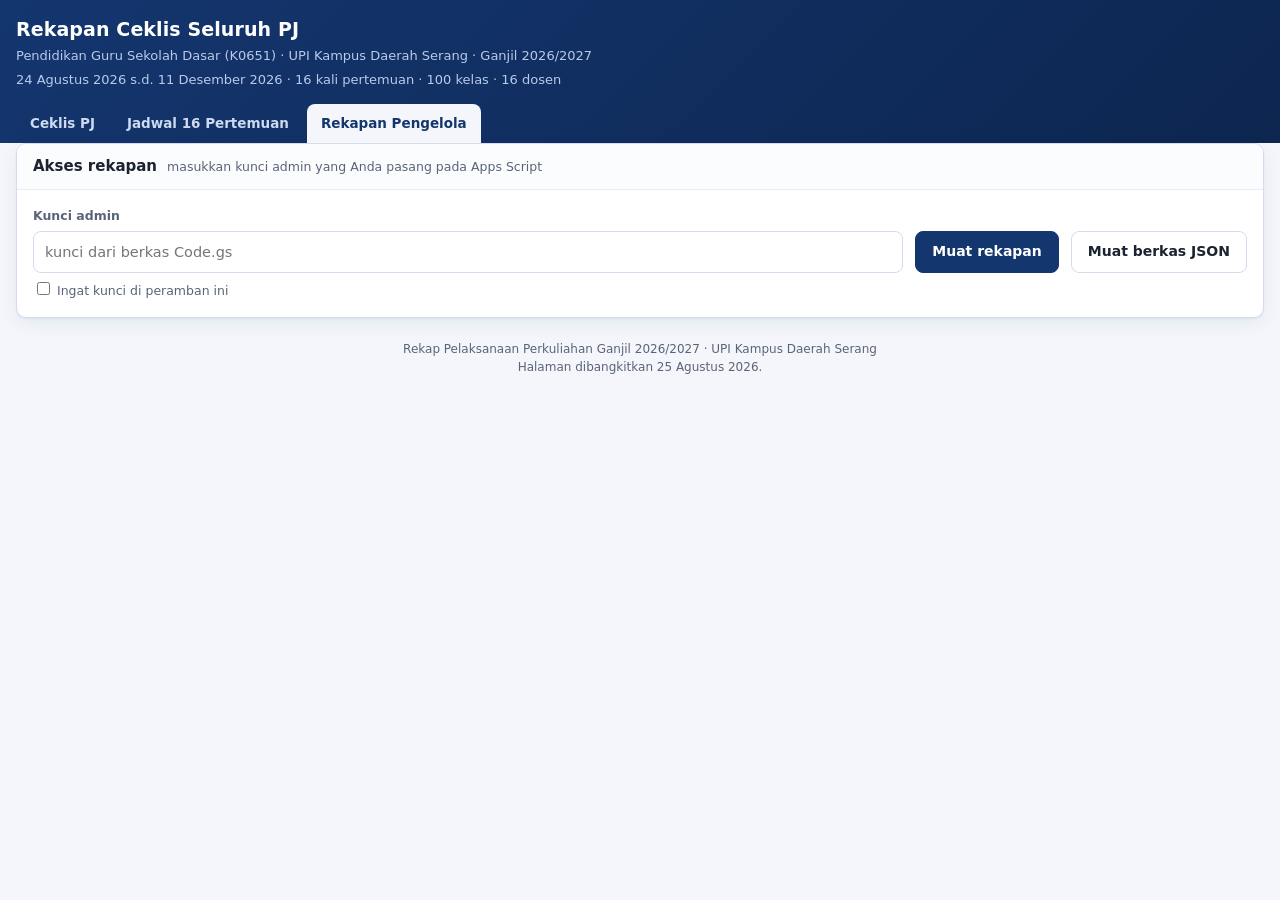
<file: rekap.html>
<!DOCTYPE html>
<html lang="id">
<head>
<meta charset="utf-8">
<meta name="viewport" content="width=device-width, initial-scale=1">
<title>Rekapan Ceklis Seluruh PJ</title>
<meta name="description" content="Ceklis dan rekapan pelaksanaan 16 kali pertemuan perkuliahan, Ganjil 2026/2027.">
<link rel="icon" href="data:image/svg+xml,<svg xmlns='http://www.w3.org/2000/svg' viewBox='0 0 16 16'><text y='13' font-size='13'>&#9989;</text></svg>">
<link rel="stylesheet" href="assets/app.css?v=202608251832">
</head>
<body>

<header class="top">
  <div class="wrap">
    <h1>Rekapan Ceklis Seluruh PJ</h1>
    <p>Pendidikan Guru Sekolah Dasar (K0651) &middot; UPI Kampus Daerah Serang &middot; Ganjil 2026/2027</p>
    <p>24 Agustus 2026 s.d. 11 Desember 2026 &middot; 16 kali pertemuan &middot; 100 kelas &middot; 16 dosen</p>
    <nav class="nav">
      <a href="index.html">Ceklis PJ</a>
      <a href="jadwal.html">Jadwal 16 Pertemuan</a>
      <a href="rekap.html" class="aktif">Rekapan Pengelola</a>
    </nav>
  </div>
</header>

<main class="wrap">

  <section class="kartu tanpa-cetak">
    <header><h2>Akses rekapan</h2>
      <span class="sub">masukkan kunci admin yang Anda pasang pada Apps Script</span></header>
    <div class="isi">
      <div class="baris">
        <div class="bidang" style="flex:2 1 260px">
          <label for="kunciAdmin">Kunci admin</label>
          <input type="password" id="kunciAdmin" autocomplete="current-password"
                 placeholder="kunci dari berkas Code.gs">
        </div>
        <div class="bidang" style="flex:0 0 auto;align-self:flex-end">
          <button type="button" class="btn utama" id="tombolMuat">Muat rekapan</button>
        </div>
        <div class="bidang" style="flex:0 0 auto;align-self:flex-end">
          <label for="berkasJson" class="btn" style="margin:0;cursor:pointer;font-weight:600;color:inherit">
            Muat berkas JSON</label>
          <input type="file" id="berkasJson" accept=".json" class="sr">
        </div>
      </div>
      <p class="bantuan"><label style="display:inline;font-weight:400">
        <input type="checkbox" id="ingatKunci"> Ingat kunci di peramban ini</label></p>
    </div>
  </section>

  <div id="pesan" class="sembunyi"></div>

  <div id="hasil" class="sembunyi">

    <section class="kartu">
      <header><h2>Ringkasan</h2></header>
      <div class="isi"><div class="angka-grid" id="stat"></div></div>
    </section>

    <section class="kartu">
      <header><h2>Kelengkapan per pertemuan</h2>
        <span class="sub">dari 100 kelas</span></header>
      <div class="isi" id="perPertemuan"></div>
    </section>

    <section class="kartu">
      <header><h2>Matriks ceklis seluruh kelas</h2>
        <span class="sub" id="jumlahTampil"></span></header>
      <div class="isi">
        <div class="alat tanpa-cetak" style="margin-bottom:12px">
          <div class="bidang" style="flex:1 1 220px">
            <label for="cari">Cari</label>
            <input type="search" id="cari" placeholder="dosen, mata kuliah, PJ…">
          </div>
          <div class="bidang" style="flex:1 1 200px">
            <label for="filterDosen">Dosen</label>
            <select id="filterDosen"><option value="">Semua dosen</option></select>
          </div>
          <div class="bidang" style="flex:1 1 200px">
            <label for="filterMk">Mata kuliah</label>
            <select id="filterMk"><option value="">Semua mata kuliah</option></select>
          </div>
          <div class="bidang" style="flex:1 1 160px">
            <label for="filterKeadaan">Kelengkapan</label>
            <select id="filterKeadaan">
              <option value="">Semua kelas</option>
              <option value="belum">Belum diisi sama sekali</option>
              <option value="sebagian">Terisi sebagian</option>
              <option value="lengkap">Lengkap 16 pertemuan</option>
            </select>
          </div>
          <button type="button" class="btn" id="tombolCsv">Unduh CSV</button>
          <button type="button" class="btn" id="tombolJson">Unduh JSON</button>
          <button type="button" class="btn" id="tombolCetak">Cetak / PDF</button>
          <button type="button" class="btn bahaya" id="tombolKosongkan">Kosongkan semua data</button>
        </div>

        <div class="pesan salah tanpa-cetak sembunyi" id="panelKosongkan">
          <p style="margin:0 0 8px"><b>Hapus seluruh ceklis dari semua PJ?</b>
          Tindakan ini tidak bisa dibatalkan. Sebaiknya tekan <b>Unduh JSON</b>
          lebih dahulu sebagai cadangan.</p>
          <div class="alat" style="align-items:center">
            <div class="bidang" style="flex:0 1 220px">
              <label for="konfirmKosongkan">Ketik <code>HAPUS SEMUA</code> untuk menegaskan</label>
              <input type="text" id="konfirmKosongkan" autocomplete="off" placeholder="HAPUS SEMUA">
            </div>
            <button type="button" class="btn bahaya" id="tombolKosongkanYa" disabled>Ya, hapus semuanya</button>
            <button type="button" class="btn" id="tombolKosongkanBatal">Batal</button>
          </div>
        </div>
        <p class="bantuan" style="margin:0 0 8px">
          <span class="sel sel-hadir" style="padding:1px 6px;border-radius:4px">&#10004;</span> terlaksana &nbsp;
          <span class="sel sel-tidak" style="padding:1px 6px;border-radius:4px">&#10008;</span> tidak terlaksana &nbsp;
          <span class="sel sel-ganti" style="padding:1px 6px;border-radius:4px">&#8635;</span> diganti/ditunda &nbsp;
          <span class="sel sel-kosong" style="padding:1px 6px;border-radius:4px">&middot;</span> belum diisi
          &nbsp;— arahkan kursor ke kotak untuk melihat tanggal, keterangan, dan nama PJ.
        </p>
        <div class="gulung"><table id="tabelRekap"></table></div>
      </div>
    </section>

    <section class="kartu">
      <header><h2>Kelas yang belum diceklis</h2></header>
      <div class="isi" id="belumLapor"></div>
    </section>

    <section class="kartu">
      <header><h2>Rekap per penanggung jawab</h2></header>
      <div class="isi" id="perPj"></div>
    </section>

  </div>

</main>

<footer class="kaki">
  Rekap Pelaksanaan Perkuliahan Ganjil 2026/2027 &middot; UPI Kampus Daerah Serang<br>
  Halaman dibangkitkan 25 Agustus 2026.
</footer>

<script id="data-jadwal">window.DATA={"meta":{"prodi":"Pendidikan Guru Sekolah Dasar (K0651)","kampus":"UPI Kampus Daerah Serang","semester":"Ganjil 2026/2027","jumlahPertemuan":16,"mulai":"2026-08-24","selesai":"2026-12-11","hari":["Senin","Selasa","Rabu","Kamis","Jumat"],"jumlahDosen":16,"jumlahSesi":100},"sesi":[{"id":"1581-1","dosenNo":1,"dosen":"Prof. Drs. H. Herli Salim, M.Ed., Ph.D.","kodeDosen":"1581","no":"1","mk":"Landasan Pendidikan","kodeMk":"DK300","sks":"2","kelas":"2026-C","hari":"Senin","jam":"07:00 – 08:40","ruangan":"24.4S.02.011 — Gd. Selat Sunda Lt. 2","tanggal":["2026-08-24","2026-08-31","2026-09-07","2026-09-14","2026-09-21","2026-09-28","2026-10-05","2026-10-12","2026-10-19","2026-10-26","2026-11-02","2026-11-09","2026-11-16","2026-11-23","2026-11-30","2026-12-07"]},{"id":"1581-2","dosenNo":1,"dosen":"Prof. Drs. H. Herli Salim, M.Ed., Ph.D.","kodeDosen":"1581","no":"2","mk":"Landasan Pendidikan","kodeMk":"DK300","sks":"2","kelas":"2026-D","hari":"Senin","jam":"08:40 – 10:20","ruangan":"24.4S.02.011 — Gd. Selat Sunda Lt. 2","tanggal":["2026-08-24","2026-08-31","2026-09-07","2026-09-14","2026-09-21","2026-09-28","2026-10-05","2026-10-12","2026-10-19","2026-10-26","2026-11-02","2026-11-09","2026-11-16","2026-11-23","2026-11-30","2026-12-07"]},{"id":"1581-3","dosenNo":1,"dosen":"Prof. Drs. H. Herli Salim, M.Ed., Ph.D.","kodeDosen":"1581","no":"3","mk":"Landasan Pendidikan","kodeMk":"DK300","sks":"2","kelas":"2026-A","hari":"Senin","jam":"10:20 – 12:00","ruangan":"24.4S.02.011 — Gd. Selat Sunda Lt. 2","tanggal":["2026-08-24","2026-08-31","2026-09-07","2026-09-14","2026-09-21","2026-09-28","2026-10-05","2026-10-12","2026-10-19","2026-10-26","2026-11-02","2026-11-09","2026-11-16","2026-11-23","2026-11-30","2026-12-07"]},{"id":"1581-4","dosenNo":1,"dosen":"Prof. Drs. H. Herli Salim, M.Ed., Ph.D.","kodeDosen":"1581","no":"4","mk":"Landasan Pendidikan","kodeMk":"DK300","sks":"2","kelas":"2026-B","hari":"Senin","jam":"13:00 – 14:40","ruangan":"24.4S.02.011 — Gd. Selat Sunda Lt. 2","tanggal":["2026-08-24","2026-08-31","2026-09-07","2026-09-14","2026-09-21","2026-09-28","2026-10-05","2026-10-12","2026-10-19","2026-10-26","2026-11-02","2026-11-09","2026-11-16","2026-11-23","2026-11-30","2026-12-07"]},{"id":"1581-5","dosenNo":1,"dosen":"Prof. Drs. H. Herli Salim, M.Ed., Ph.D.","kodeDosen":"1581","no":"5","mk":"Pembelajaran Bahasa Inggris di SD","kodeMk":"GD215","sks":"3","kelas":"2025-B","hari":"Kamis","jam":"07:00 – 09:30","ruangan":"24.4S.02.016 — Gd. Selat Sunda Lt. 2","tanggal":["2026-08-27","2026-09-03","2026-09-10","2026-09-17","2026-09-24","2026-10-01","2026-10-08","2026-10-15","2026-10-22","2026-10-29","2026-11-05","2026-11-12","2026-11-19","2026-11-26","2026-12-03","2026-12-10"]},{"id":"1581-6","dosenNo":1,"dosen":"Prof. Drs. H. Herli Salim, M.Ed., Ph.D.","kodeDosen":"1581","no":"6","mk":"Pembelajaran Bahasa Inggris di SD","kodeMk":"GD215","sks":"3","kelas":"2025-C","hari":"Kamis","jam":"09:30 – 12:00","ruangan":"24.4S.03.006 — Gd. Selat Sunda Lt. 3","tanggal":["2026-08-27","2026-09-03","2026-09-10","2026-09-17","2026-09-24","2026-10-01","2026-10-08","2026-10-15","2026-10-22","2026-10-29","2026-11-05","2026-11-12","2026-11-19","2026-11-26","2026-12-03","2026-12-10"]},{"id":"1581-7","dosenNo":1,"dosen":"Prof. Drs. H. Herli Salim, M.Ed., Ph.D.","kodeDosen":"1581","no":"7","mk":"Pembelajaran Bahasa Inggris di SD","kodeMk":"GD215","sks":"3","kelas":"2025-A","hari":"Jumat","jam":"07:00 – 09:30","ruangan":"24.4S.02.016 — Gd. Selat Sunda Lt. 2","tanggal":["2026-08-28","2026-09-04","2026-09-11","2026-09-18","2026-09-25","2026-10-02","2026-10-09","2026-10-16","2026-10-23","2026-10-30","2026-11-06","2026-11-13","2026-11-20","2026-11-27","2026-12-04","2026-12-11"]},{"id":"1581-8","dosenNo":1,"dosen":"Prof. Drs. H. Herli Salim, M.Ed., Ph.D.","kodeDosen":"1581","no":"8","mk":"Pembelajaran Bahasa Inggris di SD","kodeMk":"GD215","sks":"3","kelas":"2025-D","hari":"Jumat","jam":"09:30 – 12:00","ruangan":"24.4S.02.016 — Gd. Selat Sunda Lt. 2","tanggal":["2026-08-28","2026-09-04","2026-09-11","2026-09-18","2026-09-25","2026-10-02","2026-10-09","2026-10-16","2026-10-23","2026-10-30","2026-11-06","2026-11-13","2026-11-20","2026-11-27","2026-12-04","2026-12-11"]},{"id":"1588-1","dosenNo":2,"dosen":"Drs. Ajo Sutarjo, M.Pd.","kodeDosen":"1588","no":"1","mk":"Didaktik Metodik di SD","kodeMk":"GD472","sks":"3","kelas":"2025-D","hari":"Senin","jam":"07:00 – 09:30","ruangan":"24.4S.03.012 — Gd. Selat Sunda Lt. 3","tanggal":["2026-08-24","2026-08-31","2026-09-07","2026-09-14","2026-09-21","2026-09-28","2026-10-05","2026-10-12","2026-10-19","2026-10-26","2026-11-02","2026-11-09","2026-11-16","2026-11-23","2026-11-30","2026-12-07"]},{"id":"1588-2","dosenNo":2,"dosen":"Drs. Ajo Sutarjo, M.Pd.","kodeDosen":"1588","no":"2","mk":"Kurikulum dan Pembelajaran","kodeMk":"DK303","sks":"2","kelas":"2025-A","hari":"Selasa","jam":"07:00 – 08:40","ruangan":"24.4R.03.001 — Gd. Perkuliahan Lt. 3","tanggal":["2026-08-25","2026-09-01","2026-09-08","2026-09-15","2026-09-22","2026-09-29","2026-10-06","2026-10-13","2026-10-20","2026-10-27","2026-11-03","2026-11-10","2026-11-17","2026-11-24","2026-12-01","2026-12-08"]},{"id":"1588-3","dosenNo":2,"dosen":"Drs. Ajo Sutarjo, M.Pd.","kodeDosen":"1588","no":"3","mk":"Kurikulum dan Pembelajaran","kodeMk":"DK303","sks":"2","kelas":"2025-B","hari":"Selasa","jam":"08:40 – 10:20","ruangan":"24.4R.03.001 — Gd. Perkuliahan Lt. 3","tanggal":["2026-08-25","2026-09-01","2026-09-08","2026-09-15","2026-09-22","2026-09-29","2026-10-06","2026-10-13","2026-10-20","2026-10-27","2026-11-03","2026-11-10","2026-11-17","2026-11-24","2026-12-01","2026-12-08"]},{"id":"1588-4","dosenNo":2,"dosen":"Drs. Ajo Sutarjo, M.Pd.","kodeDosen":"1588","no":"4","mk":"Didaktik Metodik di SD","kodeMk":"GD472","sks":"3","kelas":"2025-C","hari":"Selasa","jam":"13:00 – 15:30","ruangan":"24.4S.03.012 — Gd. Selat Sunda Lt. 3","tanggal":["2026-08-25","2026-09-01","2026-09-08","2026-09-15","2026-09-22","2026-09-29","2026-10-06","2026-10-13","2026-10-20","2026-10-27","2026-11-03","2026-11-10","2026-11-17","2026-11-24","2026-12-01","2026-12-08"]},{"id":"1588-5","dosenNo":2,"dosen":"Drs. Ajo Sutarjo, M.Pd.","kodeDosen":"1588","no":"5","mk":"Didaktik Metodik di SD","kodeMk":"GD472","sks":"3","kelas":"2025-A","hari":"Rabu","jam":"07:00 – 09:30","ruangan":"24.4S.03.012 — Gd. Selat Sunda Lt. 3","tanggal":["2026-08-26","2026-09-02","2026-09-09","2026-09-16","2026-09-23","2026-09-30","2026-10-07","2026-10-14","2026-10-21","2026-10-28","2026-11-04","2026-11-11","2026-11-18","2026-11-25","2026-12-02","2026-12-09"]},{"id":"1588-6","dosenNo":2,"dosen":"Drs. Ajo Sutarjo, M.Pd.","kodeDosen":"1588","no":"6","mk":"Didaktik Metodik di SD","kodeMk":"GD472","sks":"3","kelas":"2025-B","hari":"Rabu","jam":"09:30 – 12:00","ruangan":"24.4S.03.012 — Gd. Selat Sunda Lt. 3","tanggal":["2026-08-26","2026-09-02","2026-09-09","2026-09-16","2026-09-23","2026-09-30","2026-10-07","2026-10-14","2026-10-21","2026-10-28","2026-11-04","2026-11-11","2026-11-18","2026-11-25","2026-12-02","2026-12-09"]},{"id":"1753-1","dosenNo":3,"dosen":"Dra. Hj. Susilawati, M.Pd.","kodeDosen":"1753","no":"1","mk":"Pembelajaran Terpadu di SD","kodeMk":"GD223","sks":"3","kelas":"2025-A","hari":"Senin","jam":"13:00 – 15:30","ruangan":"24.4S.02.007 — Gd. Selat Sunda Lt. 2","tanggal":["2026-08-24","2026-08-31","2026-09-07","2026-09-14","2026-09-21","2026-09-28","2026-10-05","2026-10-12","2026-10-19","2026-10-26","2026-11-02","2026-11-09","2026-11-16","2026-11-23","2026-11-30","2026-12-07"]},{"id":"1753-2","dosenNo":3,"dosen":"Dra. Hj. Susilawati, M.Pd.","kodeDosen":"1753","no":"2","mk":"Pembelajaran Terpadu di SD","kodeMk":"GD223","sks":"3","kelas":"2025-C","hari":"Senin","jam":"15:30 – 18:00","ruangan":"24.4S.02.006 — Gd. Selat Sunda Lt. 2","tanggal":["2026-08-24","2026-08-31","2026-09-07","2026-09-14","2026-09-21","2026-09-28","2026-10-05","2026-10-12","2026-10-19","2026-10-26","2026-11-02","2026-11-09","2026-11-16","2026-11-23","2026-11-30","2026-12-07"]},{"id":"1753-3","dosenNo":3,"dosen":"Dra. Hj. Susilawati, M.Pd.","kodeDosen":"1753","no":"3","mk":"Pembelajaran Terpadu di SD","kodeMk":"GD223","sks":"3","kelas":"2025-B","hari":"Selasa","jam":"13:00 – 15:30","ruangan":"24.4S.02.006 — Gd. Selat Sunda Lt. 2","tanggal":["2026-08-25","2026-09-01","2026-09-08","2026-09-15","2026-09-22","2026-09-29","2026-10-06","2026-10-13","2026-10-20","2026-10-27","2026-11-03","2026-11-10","2026-11-17","2026-11-24","2026-12-01","2026-12-08"]},{"id":"1753-4","dosenNo":3,"dosen":"Dra. Hj. Susilawati, M.Pd.","kodeDosen":"1753","no":"4","mk":"Pembelajaran Micro","kodeMk":"PT501","sks":"4","kelas":"2024-C","hari":"Rabu","jam":"08:40 – 12:00","ruangan":"Lab. Microteaching 24.4S.04.010 — Gd. Selat Sunda Lt. 4","tanggal":["2026-08-26","2026-09-02","2026-09-09","2026-09-16","2026-09-23","2026-09-30","2026-10-07","2026-10-14","2026-10-21","2026-10-28","2026-11-04","2026-11-11","2026-11-18","2026-11-25","2026-12-02","2026-12-09"]},{"id":"1753-5","dosenNo":3,"dosen":"Dra. Hj. Susilawati, M.Pd.","kodeDosen":"1753","no":"5","mk":"Pembelajaran Terpadu di SD","kodeMk":"GD223","sks":"3","kelas":"2025-D","hari":"Rabu","jam":"13:00 – 15:30","ruangan":"24.4S.02.007 — Gd. Selat Sunda Lt. 2","tanggal":["2026-08-26","2026-09-02","2026-09-09","2026-09-16","2026-09-23","2026-09-30","2026-10-07","2026-10-14","2026-10-21","2026-10-28","2026-11-04","2026-11-11","2026-11-18","2026-11-25","2026-12-02","2026-12-09"]},{"id":"2157-1","dosenNo":4,"dosen":"Dr. Iik Nurulpaik, S.Pd., M.Pd., M.A.P","kodeDosen":"2157","no":"1","mk":"Kurikulum dan Pembelajaran","kodeMk":"DK303","sks":"2","kelas":"2026-A","hari":"Senin","jam":"07:00 – 08:40","ruangan":"24.4R.02.001 — Gd. Perkuliahan Lt. 2","tanggal":["2026-08-24","2026-08-31","2026-09-07","2026-09-14","2026-09-21","2026-09-28","2026-10-05","2026-10-12","2026-10-19","2026-10-26","2026-11-02","2026-11-09","2026-11-16","2026-11-23","2026-11-30","2026-12-07"]},{"id":"2157-2","dosenNo":4,"dosen":"Dr. Iik Nurulpaik, S.Pd., M.Pd., M.A.P","kodeDosen":"2157","no":"2","mk":"Kurikulum dan Pembelajaran","kodeMk":"DK303","sks":"2","kelas":"2026-B","hari":"Senin","jam":"08:40 – 10:20","ruangan":"24.4R.02.001 — Gd. Perkuliahan Lt. 2","tanggal":["2026-08-24","2026-08-31","2026-09-07","2026-09-14","2026-09-21","2026-09-28","2026-10-05","2026-10-12","2026-10-19","2026-10-26","2026-11-02","2026-11-09","2026-11-16","2026-11-23","2026-11-30","2026-12-07"]},{"id":"2157-3","dosenNo":4,"dosen":"Dr. Iik Nurulpaik, S.Pd., M.Pd., M.A.P","kodeDosen":"2157","no":"3","mk":"Kurikulum dan Pembelajaran","kodeMk":"DK303","sks":"2","kelas":"2026-C","hari":"Selasa","jam":"07:00 – 08:40","ruangan":"24.4R.02.002 — Gd. Perkuliahan Lt. 2","tanggal":["2026-08-25","2026-09-01","2026-09-08","2026-09-15","2026-09-22","2026-09-29","2026-10-06","2026-10-13","2026-10-20","2026-10-27","2026-11-03","2026-11-10","2026-11-17","2026-11-24","2026-12-01","2026-12-08"]},{"id":"2157-4","dosenNo":4,"dosen":"Dr. Iik Nurulpaik, S.Pd., M.Pd., M.A.P","kodeDosen":"2157","no":"4","mk":"Kurikulum dan Pembelajaran","kodeMk":"DK303","sks":"2","kelas":"2026-D","hari":"Selasa","jam":"08:40 – 10:20","ruangan":"24.4R.02.002 — Gd. Perkuliahan Lt. 2","tanggal":["2026-08-25","2026-09-01","2026-09-08","2026-09-15","2026-09-22","2026-09-29","2026-10-06","2026-10-13","2026-10-20","2026-10-27","2026-11-03","2026-11-10","2026-11-17","2026-11-24","2026-12-01","2026-12-08"]},{"id":"2157-5","dosenNo":4,"dosen":"Dr. Iik Nurulpaik, S.Pd., M.Pd., M.A.P","kodeDosen":"2157","no":"5","mk":"Kebijakan dan Inovasi Pendidikan","kodeMk":"IP302","sks":"2","kelas":"2023-A","hari":"Rabu","jam":"07:00 – 08:40","ruangan":"24.4R.03.001 — Gd. Perkuliahan Lt. 3","tanggal":["2026-08-26","2026-09-02","2026-09-09","2026-09-16","2026-09-23","2026-09-30","2026-10-07","2026-10-14","2026-10-21","2026-10-28","2026-11-04","2026-11-11","2026-11-18","2026-11-25","2026-12-02","2026-12-09"]},{"id":"2157-6","dosenNo":4,"dosen":"Dr. Iik Nurulpaik, S.Pd., M.Pd., M.A.P","kodeDosen":"2157","no":"6","mk":"Kebijakan dan Inovasi Pendidikan","kodeMk":"IP302","sks":"2","kelas":"2023-B","hari":"Rabu","jam":"08:40 – 10:20","ruangan":"24.4R.03.001 — Gd. Perkuliahan Lt. 3","tanggal":["2026-08-26","2026-09-02","2026-09-09","2026-09-16","2026-09-23","2026-09-30","2026-10-07","2026-10-14","2026-10-21","2026-10-28","2026-11-04","2026-11-11","2026-11-18","2026-11-25","2026-12-02","2026-12-09"]},{"id":"2157-7","dosenNo":4,"dosen":"Dr. Iik Nurulpaik, S.Pd., M.Pd., M.A.P","kodeDosen":"2157","no":"7","mk":"Kebijakan dan Inovasi Pendidikan","kodeMk":"IP302","sks":"2","kelas":"2023-C","hari":"Kamis","jam":"07:00 – 08:40","ruangan":"24.4R.03.001 — Gd. Perkuliahan Lt. 3","tanggal":["2026-08-27","2026-09-03","2026-09-10","2026-09-17","2026-09-24","2026-10-01","2026-10-08","2026-10-15","2026-10-22","2026-10-29","2026-11-05","2026-11-12","2026-11-19","2026-11-26","2026-12-03","2026-12-10"]},{"id":"2157-8","dosenNo":4,"dosen":"Dr. Iik Nurulpaik, S.Pd., M.Pd., M.A.P","kodeDosen":"2157","no":"8","mk":"Kebijakan dan Inovasi Pendidikan","kodeMk":"IP302","sks":"2","kelas":"2023-D","hari":"Kamis","jam":"08:40 – 10:20","ruangan":"24.4R.03.001 — Gd. Perkuliahan Lt. 3","tanggal":["2026-08-27","2026-09-03","2026-09-10","2026-09-17","2026-09-24","2026-10-01","2026-10-08","2026-10-15","2026-10-22","2026-10-29","2026-11-05","2026-11-12","2026-11-19","2026-11-26","2026-12-03","2026-12-10"]},{"id":"2266-1","dosenNo":5,"dosen":"Firman Robiansyah, M.Pd.","kodeDosen":"2266","no":"1","mk":"Pembelajaran Micro","kodeMk":"PT501","sks":"4","kelas":"2024-A","hari":"Selasa","jam":"07:00 – 10:20","ruangan":"Lab. Microteaching 24.4S.04.010 — Gd. Selat Sunda Lt. 4","tanggal":["2026-08-25","2026-09-01","2026-09-08","2026-09-15","2026-09-22","2026-09-29","2026-10-06","2026-10-13","2026-10-20","2026-10-27","2026-11-03","2026-11-10","2026-11-17","2026-11-24","2026-12-01","2026-12-08"]},{"id":"2266-2","dosenNo":5,"dosen":"Firman Robiansyah, M.Pd.","kodeDosen":"2266","no":"2","mk":"Pendidikan Agama Islam","kodeMk":"KU100","sks":"2","kelas":"2026-C","hari":"Rabu","jam":"10:20 – 12:00","ruangan":"24.4S.04.013 — Gd. Selat Sunda Lt. 4","tanggal":["2026-08-26","2026-09-02","2026-09-09","2026-09-16","2026-09-23","2026-09-30","2026-10-07","2026-10-14","2026-10-21","2026-10-28","2026-11-04","2026-11-11","2026-11-18","2026-11-25","2026-12-02","2026-12-09"]},{"id":"2266-3","dosenNo":5,"dosen":"Firman Robiansyah, M.Pd.","kodeDosen":"2266","no":"3","mk":"Pendidikan Agama Islam","kodeMk":"KU100","sks":"2","kelas":"2026-D","hari":"Kamis","jam":"08:40 – 10:20","ruangan":"24.4S.04.014 — Gd. Selat Sunda Lt. 4","tanggal":["2026-08-27","2026-09-03","2026-09-10","2026-09-17","2026-09-24","2026-10-01","2026-10-08","2026-10-15","2026-10-22","2026-10-29","2026-11-05","2026-11-12","2026-11-19","2026-11-26","2026-12-03","2026-12-10"]},{"id":"2266-4","dosenNo":5,"dosen":"Firman Robiansyah, M.Pd.","kodeDosen":"2266","no":"4","mk":"Pendidikan Agama Islam","kodeMk":"KU100","sks":"2","kelas":"2026-A","hari":"Jumat","jam":"07:00 – 08:40","ruangan":"24.4S.04.017 — Gd. Selat Sunda Lt. 4","tanggal":["2026-08-28","2026-09-04","2026-09-11","2026-09-18","2026-09-25","2026-10-02","2026-10-09","2026-10-16","2026-10-23","2026-10-30","2026-11-06","2026-11-13","2026-11-20","2026-11-27","2026-12-04","2026-12-11"]},{"id":"2266-5","dosenNo":5,"dosen":"Firman Robiansyah, M.Pd.","kodeDosen":"2266","no":"5","mk":"Pendidikan Agama Islam","kodeMk":"KU100","sks":"2","kelas":"2026-B","hari":"Jumat","jam":"08:40 – 10:20","ruangan":"24.4S.04.017 — Gd. Selat Sunda Lt. 4","tanggal":["2026-08-28","2026-09-04","2026-09-11","2026-09-18","2026-09-25","2026-10-02","2026-10-09","2026-10-16","2026-10-23","2026-10-30","2026-11-06","2026-11-13","2026-11-20","2026-11-27","2026-12-04","2026-12-11"]},{"id":"2267-1","dosenNo":6,"dosen":"Dr. Andika Arisetyawan, M.Si.","kodeDosen":"2267","no":"1","mk":"Konsep Dasar Matematika","kodeMk":"GD108","sks":"4","kelas":"2026-A","hari":"Selasa","jam":"07:00 – 10:20","ruangan":"24.4S.03.010 — Gd. Selat Sunda Lt. 3","tanggal":["2026-08-25","2026-09-01","2026-09-08","2026-09-15","2026-09-22","2026-09-29","2026-10-06","2026-10-13","2026-10-20","2026-10-27","2026-11-03","2026-11-10","2026-11-17","2026-11-24","2026-12-01","2026-12-08"]},{"id":"2267-2","dosenNo":6,"dosen":"Dr. Andika Arisetyawan, M.Si.","kodeDosen":"2267","no":"2","mk":"Analisis Data Kuantitatif: Statistika Deskriptif","kodeMk":"GD530","sks":"3","kelas":"2023-A","hari":"Rabu","jam":"09:30 – 12:00","ruangan":"24.4S.02.006 — Gd. Selat Sunda Lt. 2","tanggal":["2026-08-26","2026-09-02","2026-09-09","2026-09-16","2026-09-23","2026-09-30","2026-10-07","2026-10-14","2026-10-21","2026-10-28","2026-11-04","2026-11-11","2026-11-18","2026-11-25","2026-12-02","2026-12-09"]},{"id":"2267-3","dosenNo":6,"dosen":"Dr. Andika Arisetyawan, M.Si.","kodeDosen":"2267","no":"3","mk":"Analisis Data Kuantitatif: Statistika Deskriptif","kodeMk":"GD530","sks":"3","kelas":"2023-B","hari":"Rabu","jam":"13:00 – 15:30","ruangan":"24.4S.02.006 — Gd. Selat Sunda Lt. 2","tanggal":["2026-08-26","2026-09-02","2026-09-09","2026-09-16","2026-09-23","2026-09-30","2026-10-07","2026-10-14","2026-10-21","2026-10-28","2026-11-04","2026-11-11","2026-11-18","2026-11-25","2026-12-02","2026-12-09"]},{"id":"2267-4","dosenNo":6,"dosen":"Dr. Andika Arisetyawan, M.Si.","kodeDosen":"2267","no":"4","mk":"Konsep Dasar Matematika","kodeMk":"GD108","sks":"4","kelas":"2026-B","hari":"Kamis","jam":"07:00 – 10:20","ruangan":"24.4R.03.004 — Gd. Perkuliahan Lt. 3","tanggal":["2026-08-27","2026-09-03","2026-09-10","2026-09-17","2026-09-24","2026-10-01","2026-10-08","2026-10-15","2026-10-22","2026-10-29","2026-11-05","2026-11-12","2026-11-19","2026-11-26","2026-12-03","2026-12-10"]},{"id":"2267-5","dosenNo":6,"dosen":"Dr. Andika Arisetyawan, M.Si.","kodeDosen":"2267","no":"5","mk":"Konsep Dasar Matematika","kodeMk":"GD108","sks":"4","kelas":"2026-C","hari":"Kamis","jam":"13:00 – 16:20","ruangan":"24.4R.03.004 — Gd. Perkuliahan Lt. 3","tanggal":["2026-08-27","2026-09-03","2026-09-10","2026-09-17","2026-09-24","2026-10-01","2026-10-08","2026-10-15","2026-10-22","2026-10-29","2026-11-05","2026-11-12","2026-11-19","2026-11-26","2026-12-03","2026-12-10"]},{"id":"2267-6","dosenNo":6,"dosen":"Dr. Andika Arisetyawan, M.Si.","kodeDosen":"2267","no":"6","mk":"Konsep Dasar Matematika","kodeMk":"GD108","sks":"4","kelas":"2026-D","hari":"Jumat","jam":"07:00 – 10:20","ruangan":"24.4R.03.004 — Gd. Perkuliahan Lt. 3","tanggal":["2026-08-28","2026-09-04","2026-09-11","2026-09-18","2026-09-25","2026-10-02","2026-10-09","2026-10-16","2026-10-23","2026-10-30","2026-11-06","2026-11-13","2026-11-20","2026-11-27","2026-12-04","2026-12-11"]},{"id":"2268-1","dosenNo":7,"dosen":"Deni Wardana, M.Pd.","kodeDosen":"2268","no":"1","mk":"Pendidikan Bahasa Indonesia","kodeMk":"KU106","sks":"2","kelas":"2026-B","hari":"Senin","jam":"07:00 – 08:40","ruangan":"24.4R.03.003 — Gd. Perkuliahan Lt. 3","tanggal":["2026-08-24","2026-08-31","2026-09-07","2026-09-14","2026-09-21","2026-09-28","2026-10-05","2026-10-12","2026-10-19","2026-10-26","2026-11-02","2026-11-09","2026-11-16","2026-11-23","2026-11-30","2026-12-07"]},{"id":"2268-2","dosenNo":7,"dosen":"Deni Wardana, M.Pd.","kodeDosen":"2268","no":"2","mk":"Pendidikan Bahasa Indonesia","kodeMk":"KU106","sks":"2","kelas":"2026-A","hari":"Senin","jam":"08:40 – 10:20","ruangan":"24.4R.03.003 — Gd. Perkuliahan Lt. 3","tanggal":["2026-08-24","2026-08-31","2026-09-07","2026-09-14","2026-09-21","2026-09-28","2026-10-05","2026-10-12","2026-10-19","2026-10-26","2026-11-02","2026-11-09","2026-11-16","2026-11-23","2026-11-30","2026-12-07"]},{"id":"2268-3","dosenNo":7,"dosen":"Deni Wardana, M.Pd.","kodeDosen":"2268","no":"3","mk":"Pendidikan Bahasa Indonesia","kodeMk":"KU106","sks":"2","kelas":"2026-C","hari":"Senin","jam":"10:20 – 12:00","ruangan":"24.4R.02.002 — Gd. Perkuliahan Lt. 2","tanggal":["2026-08-24","2026-08-31","2026-09-07","2026-09-14","2026-09-21","2026-09-28","2026-10-05","2026-10-12","2026-10-19","2026-10-26","2026-11-02","2026-11-09","2026-11-16","2026-11-23","2026-11-30","2026-12-07"]},{"id":"2268-4","dosenNo":7,"dosen":"Deni Wardana, M.Pd.","kodeDosen":"2268","no":"4","mk":"Pendidikan Bahasa Indonesia","kodeMk":"KU106","sks":"2","kelas":"2026-D","hari":"Senin","jam":"13:00 – 14:40","ruangan":"24.4R.02.002 — Gd. Perkuliahan Lt. 2","tanggal":["2026-08-24","2026-08-31","2026-09-07","2026-09-14","2026-09-21","2026-09-28","2026-10-05","2026-10-12","2026-10-19","2026-10-26","2026-11-02","2026-11-09","2026-11-16","2026-11-23","2026-11-30","2026-12-07"]},{"id":"2268-5","dosenNo":7,"dosen":"Deni Wardana, M.Pd.","kodeDosen":"2268","no":"5","mk":"Pembelajaran Bahasa Indonesia di SD","kodeMk":"GD216","sks":"4","kelas":"2024-C","hari":"Selasa","jam":"13:00 – 16:20","ruangan":"24.4S.03.010 — Gd. Selat Sunda Lt. 3","tanggal":["2026-08-25","2026-09-01","2026-09-08","2026-09-15","2026-09-22","2026-09-29","2026-10-06","2026-10-13","2026-10-20","2026-10-27","2026-11-03","2026-11-10","2026-11-17","2026-11-24","2026-12-01","2026-12-08"]},{"id":"2268-6","dosenNo":7,"dosen":"Deni Wardana, M.Pd.","kodeDosen":"2268","no":"6","mk":"Pembelajaran Bahasa Indonesia di SD","kodeMk":"GD216","sks":"4","kelas":"2024-A","hari":"Rabu","jam":"13:00 – 16:20","ruangan":"24.4S.02.010 — Gd. Selat Sunda Lt. 2","tanggal":["2026-08-26","2026-09-02","2026-09-09","2026-09-16","2026-09-23","2026-09-30","2026-10-07","2026-10-14","2026-10-21","2026-10-28","2026-11-04","2026-11-11","2026-11-18","2026-11-25","2026-12-02","2026-12-09"]},{"id":"2268-7","dosenNo":7,"dosen":"Deni Wardana, M.Pd.","kodeDosen":"2268","no":"7","mk":"Pembelajaran Bahasa Indonesia di SD","kodeMk":"GD216","sks":"4","kelas":"2024-D","hari":"Kamis","jam":"14:40 – 18:00","ruangan":"24.4S.03.010 — Gd. Selat Sunda Lt. 3","tanggal":["2026-08-27","2026-09-03","2026-09-10","2026-09-17","2026-09-24","2026-10-01","2026-10-08","2026-10-15","2026-10-22","2026-10-29","2026-11-05","2026-11-12","2026-11-19","2026-11-26","2026-12-03","2026-12-10"]},{"id":"2268-8","dosenNo":7,"dosen":"Deni Wardana, M.Pd.","kodeDosen":"2268","no":"8","mk":"Pembelajaran Bahasa Indonesia di SD","kodeMk":"GD216","sks":"4","kelas":"2024-B","hari":"Jumat","jam":"13:00 – 16:20","ruangan":"24.4S.03.010 — Gd. Selat Sunda Lt. 3","tanggal":["2026-08-28","2026-09-04","2026-09-11","2026-09-18","2026-09-25","2026-10-02","2026-10-09","2026-10-16","2026-10-23","2026-10-30","2026-11-06","2026-11-13","2026-11-20","2026-11-27","2026-12-04","2026-12-11"]},{"id":"2334-1","dosenNo":8,"dosen":"Dr. Encep Supriatna, M.Pd.","kodeDosen":"2334","no":"1","mk":"Konsep Esensial IPS","kodeMk":"GD109","sks":"4","kelas":"2026-B","hari":"Selasa","jam":"08:40 – 12:00","ruangan":"24.4S.04.012 — Gd. Selat Sunda Lt. 4","tanggal":["2026-08-25","2026-09-01","2026-09-08","2026-09-15","2026-09-22","2026-09-29","2026-10-06","2026-10-13","2026-10-20","2026-10-27","2026-11-03","2026-11-10","2026-11-17","2026-11-24","2026-12-01","2026-12-08"]},{"id":"2334-2","dosenNo":8,"dosen":"Dr. Encep Supriatna, M.Pd.","kodeDosen":"2334","no":"2","mk":"Konsep Esensial IPS","kodeMk":"GD109","sks":"4","kelas":"2026-A","hari":"Rabu","jam":"07:00 – 10:20","ruangan":"24.4S.04.012 — Gd. Selat Sunda Lt. 4","tanggal":["2026-08-26","2026-09-02","2026-09-09","2026-09-16","2026-09-23","2026-09-30","2026-10-07","2026-10-14","2026-10-21","2026-10-28","2026-11-04","2026-11-11","2026-11-18","2026-11-25","2026-12-02","2026-12-09"]},{"id":"2334-3","dosenNo":8,"dosen":"Dr. Encep Supriatna, M.Pd.","kodeDosen":"2334","no":"3","mk":"Konsep Esensial IPS","kodeMk":"GD109","sks":"4","kelas":"2026-D","hari":"Rabu","jam":"13:00 – 16:20","ruangan":"24.4S.04.012 — Gd. Selat Sunda Lt. 4","tanggal":["2026-08-26","2026-09-02","2026-09-09","2026-09-16","2026-09-23","2026-09-30","2026-10-07","2026-10-14","2026-10-21","2026-10-28","2026-11-04","2026-11-11","2026-11-18","2026-11-25","2026-12-02","2026-12-09"]},{"id":"2334-4","dosenNo":8,"dosen":"Dr. Encep Supriatna, M.Pd.","kodeDosen":"2334","no":"4","mk":"Konsep Esensial IPS","kodeMk":"GD109","sks":"4","kelas":"2026-C","hari":"Kamis","jam":"07:00 – 10:20","ruangan":"24.4S.04.012 — Gd. Selat Sunda Lt. 4","tanggal":["2026-08-27","2026-09-03","2026-09-10","2026-09-17","2026-09-24","2026-10-01","2026-10-08","2026-10-15","2026-10-22","2026-10-29","2026-11-05","2026-11-12","2026-11-19","2026-11-26","2026-12-03","2026-12-10"]},{"id":"2334-5","dosenNo":8,"dosen":"Dr. Encep Supriatna, M.Pd.","kodeDosen":"2334","no":"5","mk":"Pembelajaran Berbasis Budaya Banten","kodeMk":"GD584","sks":"2","kelas":"2023-B","hari":"Jumat","jam":"07:00 – 08:40","ruangan":"24.4S.02.006 — Gd. Selat Sunda Lt. 2","tanggal":["2026-08-28","2026-09-04","2026-09-11","2026-09-18","2026-09-25","2026-10-02","2026-10-09","2026-10-16","2026-10-23","2026-10-30","2026-11-06","2026-11-13","2026-11-20","2026-11-27","2026-12-04","2026-12-11"]},{"id":"2334-6","dosenNo":8,"dosen":"Dr. Encep Supriatna, M.Pd.","kodeDosen":"2334","no":"6","mk":"Pembelajaran Berbasis Budaya Banten","kodeMk":"GD584","sks":"2","kelas":"2023-D","hari":"Jumat","jam":"08:40 – 10:20","ruangan":"24.4S.02.006 — Gd. Selat Sunda Lt. 2","tanggal":["2026-08-28","2026-09-04","2026-09-11","2026-09-18","2026-09-25","2026-10-02","2026-10-09","2026-10-16","2026-10-23","2026-10-30","2026-11-06","2026-11-13","2026-11-20","2026-11-27","2026-12-04","2026-12-11"]},{"id":"2334-7","dosenNo":8,"dosen":"Dr. Encep Supriatna, M.Pd.","kodeDosen":"2334","no":"7","mk":"Pembelajaran Berbasis Budaya Banten","kodeMk":"GD584","sks":"2","kelas":"2023-A","hari":"Jumat","jam":"13:00 – 14:40","ruangan":"24.4S.02.006 — Gd. Selat Sunda Lt. 2","tanggal":["2026-08-28","2026-09-04","2026-09-11","2026-09-18","2026-09-25","2026-10-02","2026-10-09","2026-10-16","2026-10-23","2026-10-30","2026-11-06","2026-11-13","2026-11-20","2026-11-27","2026-12-04","2026-12-11"]},{"id":"2334-8","dosenNo":8,"dosen":"Dr. Encep Supriatna, M.Pd.","kodeDosen":"2334","no":"8","mk":"Pembelajaran Berbasis Budaya Banten","kodeMk":"GD584","sks":"2","kelas":"2023-C","hari":"Jumat","jam":"14:40 – 16:20","ruangan":"24.4S.02.006 — Gd. Selat Sunda Lt. 2","tanggal":["2026-08-28","2026-09-04","2026-09-11","2026-09-18","2026-09-25","2026-10-02","2026-10-09","2026-10-16","2026-10-23","2026-10-30","2026-11-06","2026-11-13","2026-11-20","2026-11-27","2026-12-04","2026-12-11"]},{"id":"2471-1","dosenNo":9,"dosen":"Prof. Dr. Supriadi, M.Pd.","kodeDosen":"2471","no":"1","mk":"Pembelajaran Matematika di SD","kodeMk":"GD217","sks":"4","kelas":"2025-A","hari":"Kamis","jam":"07:00 – 10:20","ruangan":"24.4R.02.001 — Gd. Perkuliahan Lt. 2","tanggal":["2026-08-27","2026-09-03","2026-09-10","2026-09-17","2026-09-24","2026-10-01","2026-10-08","2026-10-15","2026-10-22","2026-10-29","2026-11-05","2026-11-12","2026-11-19","2026-11-26","2026-12-03","2026-12-10"]},{"id":"2471-2","dosenNo":9,"dosen":"Prof. Dr. Supriadi, M.Pd.","kodeDosen":"2471","no":"2","mk":"Pembelajaran Matematika di SD","kodeMk":"GD217","sks":"4","kelas":"2025-B","hari":"Kamis","jam":"13:00 – 16:20","ruangan":"24.4R.02.001 — Gd. Perkuliahan Lt. 2","tanggal":["2026-08-27","2026-09-03","2026-09-10","2026-09-17","2026-09-24","2026-10-01","2026-10-08","2026-10-15","2026-10-22","2026-10-29","2026-11-05","2026-11-12","2026-11-19","2026-11-26","2026-12-03","2026-12-10"]},{"id":"2471-3","dosenNo":9,"dosen":"Prof. Dr. Supriadi, M.Pd.","kodeDosen":"2471","no":"3","mk":"Pembelajaran Matematika di SD","kodeMk":"GD217","sks":"4","kelas":"2025-C","hari":"Jumat","jam":"07:00 – 10:20","ruangan":"24.4R.02.001 — Gd. Perkuliahan Lt. 2","tanggal":["2026-08-28","2026-09-04","2026-09-11","2026-09-18","2026-09-25","2026-10-02","2026-10-09","2026-10-16","2026-10-23","2026-10-30","2026-11-06","2026-11-13","2026-11-20","2026-11-27","2026-12-04","2026-12-11"]},{"id":"2471-4","dosenNo":9,"dosen":"Prof. Dr. Supriadi, M.Pd.","kodeDosen":"2471","no":"4","mk":"Pembelajaran Matematika di SD","kodeMk":"GD217","sks":"4","kelas":"2025-D","hari":"Jumat","jam":"13:00 – 16:20","ruangan":"24.4R.02.001 — Gd. Perkuliahan Lt. 2","tanggal":["2026-08-28","2026-09-04","2026-09-11","2026-09-18","2026-09-25","2026-10-02","2026-10-09","2026-10-16","2026-10-23","2026-10-30","2026-11-06","2026-11-13","2026-11-20","2026-11-27","2026-12-04","2026-12-11"]},{"id":"2632-1","dosenNo":10,"dosen":"Tatang Suratno, M.Pd.","kodeDosen":"2632","no":"1","mk":"Literasi Sains","kodeMk":"GD213","sks":"4","kelas":"2025-A","hari":"Senin","jam":"07:00 – 10:20","ruangan":"R. Praktek Lab. IPA 24.4C.01.004 — Lab. Komputer 1 & Lab. IPA Lt. 1","tanggal":["2026-08-24","2026-08-31","2026-09-07","2026-09-14","2026-09-21","2026-09-28","2026-10-05","2026-10-12","2026-10-19","2026-10-26","2026-11-02","2026-11-09","2026-11-16","2026-11-23","2026-11-30","2026-12-07"]},{"id":"2632-2","dosenNo":10,"dosen":"Tatang Suratno, M.Pd.","kodeDosen":"2632","no":"2","mk":"Literasi Sains","kodeMk":"GD213","sks":"4","kelas":"2025-B","hari":"Senin","jam":"13:00 – 16:20","ruangan":"R. Praktek Lab. IPA 24.4C.01.004 — Lab. Komputer 1 & Lab. IPA Lt. 1","tanggal":["2026-08-24","2026-08-31","2026-09-07","2026-09-14","2026-09-21","2026-09-28","2026-10-05","2026-10-12","2026-10-19","2026-10-26","2026-11-02","2026-11-09","2026-11-16","2026-11-23","2026-11-30","2026-12-07"]},{"id":"2632-3","dosenNo":10,"dosen":"Tatang Suratno, M.Pd.","kodeDosen":"2632","no":"3","mk":"Literasi Sains","kodeMk":"GD213","sks":"4","kelas":"2025-C","hari":"Selasa","jam":"07:00 – 10:20","ruangan":"R. Praktek Lab. IPA 24.4C.01.004 — Lab. Komputer 1 & Lab. IPA Lt. 1","tanggal":["2026-08-25","2026-09-01","2026-09-08","2026-09-15","2026-09-22","2026-09-29","2026-10-06","2026-10-13","2026-10-20","2026-10-27","2026-11-03","2026-11-10","2026-11-17","2026-11-24","2026-12-01","2026-12-08"]},{"id":"2632-4","dosenNo":10,"dosen":"Tatang Suratno, M.Pd.","kodeDosen":"2632","no":"4","mk":"Literasi Sains","kodeMk":"GD213","sks":"4","kelas":"2025-D","hari":"Selasa","jam":"13:00 – 16:20","ruangan":"R. Praktek Lab. IPA 24.4C.01.004 — Lab. Komputer 1 & Lab. IPA Lt. 1","tanggal":["2026-08-25","2026-09-01","2026-09-08","2026-09-15","2026-09-22","2026-09-29","2026-10-06","2026-10-13","2026-10-20","2026-10-27","2026-11-03","2026-11-10","2026-11-17","2026-11-24","2026-12-01","2026-12-08"]},{"id":"2632-5","dosenNo":10,"dosen":"Tatang Suratno, M.Pd.","kodeDosen":"2632","no":"5","mk":"Kurikulum dan Pembelajaran","kodeMk":"DK303","sks":"2","kelas":"2025-C","hari":"Rabu","jam":"07:00 – 08:40","ruangan":"24.4R.03.004 — Gd. Perkuliahan Lt. 3","tanggal":["2026-08-26","2026-09-02","2026-09-09","2026-09-16","2026-09-23","2026-09-30","2026-10-07","2026-10-14","2026-10-21","2026-10-28","2026-11-04","2026-11-11","2026-11-18","2026-11-25","2026-12-02","2026-12-09"]},{"id":"2632-6","dosenNo":10,"dosen":"Tatang Suratno, M.Pd.","kodeDosen":"2632","no":"6","mk":"Kurikulum dan Pembelajaran","kodeMk":"DK303","sks":"2","kelas":"2025-D","hari":"Rabu","jam":"08:40 – 10:20","ruangan":"24.4R.03.004 — Gd. Perkuliahan Lt. 3","tanggal":["2026-08-26","2026-09-02","2026-09-09","2026-09-16","2026-09-23","2026-09-30","2026-10-07","2026-10-14","2026-10-21","2026-10-28","2026-11-04","2026-11-11","2026-11-18","2026-11-25","2026-12-02","2026-12-09"]},{"id":"2906-1","dosenNo":11,"dosen":"Fatihaturosyidah, S.S., M.Pd.","kodeDosen":"2906","no":"1","mk":"Perkembangan Peserta Didik SD","kodeMk":"GD111","sks":"4","kelas":"2025-C","hari":"Senin","jam":"07:00 – 10:20","ruangan":"24.4S.02.010 — Gd. Selat Sunda Lt. 2","tanggal":["2026-08-24","2026-08-31","2026-09-07","2026-09-14","2026-09-21","2026-09-28","2026-10-05","2026-10-12","2026-10-19","2026-10-26","2026-11-02","2026-11-09","2026-11-16","2026-11-23","2026-11-30","2026-12-07"]},{"id":"2906-2","dosenNo":11,"dosen":"Fatihaturosyidah, S.S., M.Pd.","kodeDosen":"2906","no":"2","mk":"Perkembangan Peserta Didik SD","kodeMk":"GD111","sks":"4","kelas":"2025-A","hari":"Selasa","jam":"13:00 – 16:20","ruangan":"24.4S.02.012 — Gd. Selat Sunda Lt. 2","tanggal":["2026-08-25","2026-09-01","2026-09-08","2026-09-15","2026-09-22","2026-09-29","2026-10-06","2026-10-13","2026-10-20","2026-10-27","2026-11-03","2026-11-10","2026-11-17","2026-11-24","2026-12-01","2026-12-08"]},{"id":"2906-3","dosenNo":11,"dosen":"Fatihaturosyidah, S.S., M.Pd.","kodeDosen":"2906","no":"3","mk":"Perkembangan Peserta Didik SD","kodeMk":"GD111","sks":"4","kelas":"2025-B","hari":"Rabu","jam":"13:00 – 16:20","ruangan":"24.4S.02.012 — Gd. Selat Sunda Lt. 2","tanggal":["2026-08-26","2026-09-02","2026-09-09","2026-09-16","2026-09-23","2026-09-30","2026-10-07","2026-10-14","2026-10-21","2026-10-28","2026-11-04","2026-11-11","2026-11-18","2026-11-25","2026-12-02","2026-12-09"]},{"id":"2906-4","dosenNo":11,"dosen":"Fatihaturosyidah, S.S., M.Pd.","kodeDosen":"2906","no":"4","mk":"Pembelajaran Micro","kodeMk":"PT501","sks":"4","kelas":"2024-D","hari":"Kamis","jam":"07:00 – 10:20","ruangan":"Lab. Microteaching 24.4S.04.010 — Gd. Selat Sunda Lt. 4","tanggal":["2026-08-27","2026-09-03","2026-09-10","2026-09-17","2026-09-24","2026-10-01","2026-10-08","2026-10-15","2026-10-22","2026-10-29","2026-11-05","2026-11-12","2026-11-19","2026-11-26","2026-12-03","2026-12-10"]},{"id":"2906-5","dosenNo":11,"dosen":"Fatihaturosyidah, S.S., M.Pd.","kodeDosen":"2906","no":"5","mk":"Perkembangan Peserta Didik SD","kodeMk":"GD111","sks":"4","kelas":"2025-D","hari":"Kamis","jam":"13:00 – 16:20","ruangan":"24.4S.02.010 — Gd. Selat Sunda Lt. 2","tanggal":["2026-08-27","2026-09-03","2026-09-10","2026-09-17","2026-09-24","2026-10-01","2026-10-08","2026-10-15","2026-10-22","2026-10-29","2026-11-05","2026-11-12","2026-11-19","2026-11-26","2026-12-03","2026-12-10"]},{"id":"3264-1","dosenNo":12,"dosen":"Muhammad Hanif, M.Pd","kodeDosen":"3264","no":"1","mk":"Pembelajaran Micro","kodeMk":"PT501","sks":"4","kelas":"2024-B","hari":"Selasa","jam":"13:00 – 16:20","ruangan":"Lab. Microteaching 24.4S.04.010 — Gd. Selat Sunda Lt. 4","tanggal":["2026-08-25","2026-09-01","2026-09-08","2026-09-15","2026-09-22","2026-09-29","2026-10-06","2026-10-13","2026-10-20","2026-10-27","2026-11-03","2026-11-10","2026-11-17","2026-11-24","2026-12-01","2026-12-08"]},{"id":"3264-2","dosenNo":12,"dosen":"Muhammad Hanif, M.Pd","kodeDosen":"3264","no":"2","mk":"Desain Penelitian dan Pengembangan di SD","kodeMk":"GD490","sks":"3","kelas":"2024-D","hari":"Rabu","jam":"09:30 – 12:00","ruangan":"24.4S.02.016 — Gd. Selat Sunda Lt. 2","tanggal":["2026-08-26","2026-09-02","2026-09-09","2026-09-16","2026-09-23","2026-09-30","2026-10-07","2026-10-14","2026-10-21","2026-10-28","2026-11-04","2026-11-11","2026-11-18","2026-11-25","2026-12-02","2026-12-09"]},{"id":"3264-3","dosenNo":12,"dosen":"Muhammad Hanif, M.Pd","kodeDosen":"3264","no":"3","mk":"Desain Penelitian dan Pengembangan di SD","kodeMk":"GD490","sks":"3","kelas":"2024-B","hari":"Kamis","jam":"07:00 – 09:30","ruangan":"24.4S.02.011 — Gd. Selat Sunda Lt. 2","tanggal":["2026-08-27","2026-09-03","2026-09-10","2026-09-17","2026-09-24","2026-10-01","2026-10-08","2026-10-15","2026-10-22","2026-10-29","2026-11-05","2026-11-12","2026-11-19","2026-11-26","2026-12-03","2026-12-10"]},{"id":"3264-4","dosenNo":12,"dosen":"Muhammad Hanif, M.Pd","kodeDosen":"3264","no":"4","mk":"Desain Penelitian dan Pengembangan di SD","kodeMk":"GD490","sks":"3","kelas":"2024-C","hari":"Jumat","jam":"07:00 – 09:30","ruangan":"24.4S.02.011 — Gd. Selat Sunda Lt. 2","tanggal":["2026-08-28","2026-09-04","2026-09-11","2026-09-18","2026-09-25","2026-10-02","2026-10-09","2026-10-16","2026-10-23","2026-10-30","2026-11-06","2026-11-13","2026-11-20","2026-11-27","2026-12-04","2026-12-11"]},{"id":"3264-5","dosenNo":12,"dosen":"Muhammad Hanif, M.Pd","kodeDosen":"3264","no":"5","mk":"Desain Penelitian dan Pengembangan di SD","kodeMk":"GD490","sks":"3","kelas":"2024-A","hari":"Jumat","jam":"13:00 – 15:30","ruangan":"24.4S.02.012 — Gd. Selat Sunda Lt. 2","tanggal":["2026-08-28","2026-09-04","2026-09-11","2026-09-18","2026-09-25","2026-10-02","2026-10-09","2026-10-16","2026-10-23","2026-10-30","2026-11-06","2026-11-13","2026-11-20","2026-11-27","2026-12-04","2026-12-11"]},{"id":"3455-1","dosenNo":13,"dosen":"Oki Suprianto, S.Pd., M.Pd.","kodeDosen":"3455","no":"1","mk":"Pendidikan Pancasila","kodeMk":"KU110","sks":"2","kelas":"2026-D","hari":"Senin","jam":"07:00 – 08:40","ruangan":"24.4S.04.012 — Gd. Selat Sunda Lt. 4","tanggal":["2026-08-24","2026-08-31","2026-09-07","2026-09-14","2026-09-21","2026-09-28","2026-10-05","2026-10-12","2026-10-19","2026-10-26","2026-11-02","2026-11-09","2026-11-16","2026-11-23","2026-11-30","2026-12-07"]},{"id":"3455-2","dosenNo":13,"dosen":"Oki Suprianto, S.Pd., M.Pd.","kodeDosen":"3455","no":"2","mk":"Pembelajaran PKn di SD","kodeMk":"GD221","sks":"4","kelas":"2024-D","hari":"Selasa","jam":"07:00 – 10:20","ruangan":"24.4S.02.011 — Gd. Selat Sunda Lt. 2","tanggal":["2026-08-25","2026-09-01","2026-09-08","2026-09-15","2026-09-22","2026-09-29","2026-10-06","2026-10-13","2026-10-20","2026-10-27","2026-11-03","2026-11-10","2026-11-17","2026-11-24","2026-12-01","2026-12-08"]},{"id":"3455-3","dosenNo":13,"dosen":"Oki Suprianto, S.Pd., M.Pd.","kodeDosen":"3455","no":"3","mk":"Pembelajaran PKn di SD","kodeMk":"GD221","sks":"4","kelas":"2024-A","hari":"Rabu","jam":"07:00 – 10:20","ruangan":"24.4S.02.014 — Gd. Selat Sunda Lt. 2","tanggal":["2026-08-26","2026-09-02","2026-09-09","2026-09-16","2026-09-23","2026-09-30","2026-10-07","2026-10-14","2026-10-21","2026-10-28","2026-11-04","2026-11-11","2026-11-18","2026-11-25","2026-12-02","2026-12-09"]},{"id":"3455-4","dosenNo":13,"dosen":"Oki Suprianto, S.Pd., M.Pd.","kodeDosen":"3455","no":"4","mk":"Pendidikan Pancasila","kodeMk":"KU110","sks":"2","kelas":"2026-B","hari":"Rabu","jam":"10:20 – 12:00","ruangan":"24.4S.04.014 — Gd. Selat Sunda Lt. 4","tanggal":["2026-08-26","2026-09-02","2026-09-09","2026-09-16","2026-09-23","2026-09-30","2026-10-07","2026-10-14","2026-10-21","2026-10-28","2026-11-04","2026-11-11","2026-11-18","2026-11-25","2026-12-02","2026-12-09"]},{"id":"3455-5","dosenNo":13,"dosen":"Oki Suprianto, S.Pd., M.Pd.","kodeDosen":"3455","no":"5","mk":"Pembelajaran PKn di SD","kodeMk":"GD221","sks":"4","kelas":"2024-B","hari":"Rabu","jam":"13:00 – 16:20","ruangan":"24.4S.02.014 — Gd. Selat Sunda Lt. 2","tanggal":["2026-08-26","2026-09-02","2026-09-09","2026-09-16","2026-09-23","2026-09-30","2026-10-07","2026-10-14","2026-10-21","2026-10-28","2026-11-04","2026-11-11","2026-11-18","2026-11-25","2026-12-02","2026-12-09"]},{"id":"3455-6","dosenNo":13,"dosen":"Oki Suprianto, S.Pd., M.Pd.","kodeDosen":"3455","no":"6","mk":"Pembelajaran PKn di SD","kodeMk":"GD221","sks":"4","kelas":"2024-C","hari":"Kamis","jam":"07:00 – 10:20","ruangan":"24.4S.02.014 — Gd. Selat Sunda Lt. 2","tanggal":["2026-08-27","2026-09-03","2026-09-10","2026-09-17","2026-09-24","2026-10-01","2026-10-08","2026-10-15","2026-10-22","2026-10-29","2026-11-05","2026-11-12","2026-11-19","2026-11-26","2026-12-03","2026-12-10"]},{"id":"3455-7","dosenNo":13,"dosen":"Oki Suprianto, S.Pd., M.Pd.","kodeDosen":"3455","no":"7","mk":"Pendidikan Pancasila","kodeMk":"KU110","sks":"2","kelas":"2026-A","hari":"Kamis","jam":"10:20 – 12:00","ruangan":"24.4S.04.013 — Gd. Selat Sunda Lt. 4","tanggal":["2026-08-27","2026-09-03","2026-09-10","2026-09-17","2026-09-24","2026-10-01","2026-10-08","2026-10-15","2026-10-22","2026-10-29","2026-11-05","2026-11-12","2026-11-19","2026-11-26","2026-12-03","2026-12-10"]},{"id":"3455-8","dosenNo":13,"dosen":"Oki Suprianto, S.Pd., M.Pd.","kodeDosen":"3455","no":"8","mk":"Pendidikan Pancasila","kodeMk":"KU110","sks":"2","kelas":"2026-C","hari":"Jumat","jam":"07:00 – 08:40","ruangan":"24.4S.03.015 — Gd. Selat Sunda Lt. 3","tanggal":["2026-08-28","2026-09-04","2026-09-11","2026-09-18","2026-09-25","2026-10-02","2026-10-09","2026-10-16","2026-10-23","2026-10-30","2026-11-06","2026-11-13","2026-11-20","2026-11-27","2026-12-04","2026-12-11"]},{"id":"3456-1","dosenNo":14,"dosen":"Farid Rizqi Maulana, S.Pd., M.Pd.","kodeDosen":"3456","no":"1","mk":"Penelitian dan Analisis Data Kualitatif","kodeMk":"GD529","sks":"3","kelas":"2023-A","hari":"Kamis","jam":"07:00 – 09:30","ruangan":"24.4S.02.015 — Gd. Selat Sunda Lt. 2","tanggal":["2026-08-27","2026-09-03","2026-09-10","2026-09-17","2026-09-24","2026-10-01","2026-10-08","2026-10-15","2026-10-22","2026-10-29","2026-11-05","2026-11-12","2026-11-19","2026-11-26","2026-12-03","2026-12-10"]},{"id":"3456-2","dosenNo":14,"dosen":"Farid Rizqi Maulana, S.Pd., M.Pd.","kodeDosen":"3456","no":"2","mk":"Penelitian dan Analisis Data Kualitatif","kodeMk":"GD529","sks":"3","kelas":"2023-B","hari":"Kamis","jam":"09:30 – 12:00","ruangan":"24.4S.02.015 — Gd. Selat Sunda Lt. 2","tanggal":["2026-08-27","2026-09-03","2026-09-10","2026-09-17","2026-09-24","2026-10-01","2026-10-08","2026-10-15","2026-10-22","2026-10-29","2026-11-05","2026-11-12","2026-11-19","2026-11-26","2026-12-03","2026-12-10"]},{"id":"3456-3","dosenNo":14,"dosen":"Farid Rizqi Maulana, S.Pd., M.Pd.","kodeDosen":"3456","no":"3","mk":"Pembelajaran Bahasa Sunda di SD","kodeMk":"GD222","sks":"4","kelas":"2024-A","hari":"Kamis","jam":"13:00 – 16:20","ruangan":"24.4S.02.014 — Gd. Selat Sunda Lt. 2","tanggal":["2026-08-27","2026-09-03","2026-09-10","2026-09-17","2026-09-24","2026-10-01","2026-10-08","2026-10-15","2026-10-22","2026-10-29","2026-11-05","2026-11-12","2026-11-19","2026-11-26","2026-12-03","2026-12-10"]},{"id":"3456-4","dosenNo":14,"dosen":"Farid Rizqi Maulana, S.Pd., M.Pd.","kodeDosen":"3456","no":"4","mk":"Pembelajaran Bahasa Sunda di SD","kodeMk":"GD222","sks":"4","kelas":"2024-B","hari":"Jumat","jam":"07:00 – 10:20","ruangan":"24.4S.02.014 — Gd. Selat Sunda Lt. 2","tanggal":["2026-08-28","2026-09-04","2026-09-11","2026-09-18","2026-09-25","2026-10-02","2026-10-09","2026-10-16","2026-10-23","2026-10-30","2026-11-06","2026-11-13","2026-11-20","2026-11-27","2026-12-04","2026-12-11"]},{"id":"3456-5","dosenNo":14,"dosen":"Farid Rizqi Maulana, S.Pd., M.Pd.","kodeDosen":"3456","no":"5","mk":"Pembelajaran Bahasa Sunda di SD","kodeMk":"GD222","sks":"4","kelas":"2024-C","hari":"Jumat","jam":"10:20 – 13:50","ruangan":"24.4S.02.015 — Gd. Selat Sunda Lt. 2","tanggal":["2026-08-28","2026-09-04","2026-09-11","2026-09-18","2026-09-25","2026-10-02","2026-10-09","2026-10-16","2026-10-23","2026-10-30","2026-11-06","2026-11-13","2026-11-20","2026-11-27","2026-12-04","2026-12-11"]},{"id":"3456-6","dosenNo":14,"dosen":"Farid Rizqi Maulana, S.Pd., M.Pd.","kodeDosen":"3456","no":"6","mk":"Pembelajaran Bahasa Sunda di SD","kodeMk":"GD222","sks":"4","kelas":"2024-D","hari":"Jumat","jam":"13:50 – 17:10","ruangan":"24.4S.02.015 — Gd. Selat Sunda Lt. 2","tanggal":["2026-08-28","2026-09-04","2026-09-11","2026-09-18","2026-09-25","2026-10-02","2026-10-09","2026-10-16","2026-10-23","2026-10-30","2026-11-06","2026-11-13","2026-11-20","2026-11-27","2026-12-04","2026-12-11"]},{"id":"3636-1","dosenNo":15,"dosen":"Tomi Efendi, M.Pd.","kodeDosen":"3636","no":"1","mk":"Olahraga dan Kebugaran","kodeMk":"KU108","sks":"2","kelas":"2026-C","hari":"Rabu","jam":"07:00 – 08:40","ruangan":"24.4S.04.015 — Gd. Selat Sunda Lt. 4","tanggal":["2026-08-26","2026-09-02","2026-09-09","2026-09-16","2026-09-23","2026-09-30","2026-10-07","2026-10-14","2026-10-21","2026-10-28","2026-11-04","2026-11-11","2026-11-18","2026-11-25","2026-12-02","2026-12-09"]},{"id":"3636-2","dosenNo":15,"dosen":"Tomi Efendi, M.Pd.","kodeDosen":"3636","no":"2","mk":"Olahraga dan Kebugaran","kodeMk":"KU108","sks":"2","kelas":"2026-D","hari":"Rabu","jam":"08:40 – 10:20","ruangan":"24.4S.04.014 — Gd. Selat Sunda Lt. 4","tanggal":["2026-08-26","2026-09-02","2026-09-09","2026-09-16","2026-09-23","2026-09-30","2026-10-07","2026-10-14","2026-10-21","2026-10-28","2026-11-04","2026-11-11","2026-11-18","2026-11-25","2026-12-02","2026-12-09"]},{"id":"3636-3","dosenNo":15,"dosen":"Tomi Efendi, M.Pd.","kodeDosen":"3636","no":"3","mk":"Penelitian dan Analisis Data Kualitatif","kodeMk":"GD529","sks":"3","kelas":"2023-C","hari":"Kamis","jam":"09:30 – 12:00","ruangan":"24.4S.02.016 — Gd. Selat Sunda Lt. 2","tanggal":["2026-08-27","2026-09-03","2026-09-10","2026-09-17","2026-09-24","2026-10-01","2026-10-08","2026-10-15","2026-10-22","2026-10-29","2026-11-05","2026-11-12","2026-11-19","2026-11-26","2026-12-03","2026-12-10"]},{"id":"3636-4","dosenNo":15,"dosen":"Tomi Efendi, M.Pd.","kodeDosen":"3636","no":"4","mk":"Penelitian dan Analisis Data Kualitatif","kodeMk":"GD529","sks":"3","kelas":"2023-D","hari":"Kamis","jam":"13:00 – 15:30","ruangan":"24.4S.02.016 — Gd. Selat Sunda Lt. 2","tanggal":["2026-08-27","2026-09-03","2026-09-10","2026-09-17","2026-09-24","2026-10-01","2026-10-08","2026-10-15","2026-10-22","2026-10-29","2026-11-05","2026-11-12","2026-11-19","2026-11-26","2026-12-03","2026-12-10"]},{"id":"3636-5","dosenNo":15,"dosen":"Tomi Efendi, M.Pd.","kodeDosen":"3636","no":"5","mk":"Olahraga dan Kebugaran","kodeMk":"KU108","sks":"2","kelas":"2026-B","hari":"Jumat","jam":"07:00 – 08:40","ruangan":"24.4S.04.016 — Gd. Selat Sunda Lt. 4","tanggal":["2026-08-28","2026-09-04","2026-09-11","2026-09-18","2026-09-25","2026-10-02","2026-10-09","2026-10-16","2026-10-23","2026-10-30","2026-11-06","2026-11-13","2026-11-20","2026-11-27","2026-12-04","2026-12-11"]},{"id":"3636-6","dosenNo":15,"dosen":"Tomi Efendi, M.Pd.","kodeDosen":"3636","no":"6","mk":"Olahraga dan Kebugaran","kodeMk":"KU108","sks":"2","kelas":"2026-A","hari":"Jumat","jam":"08:40 – 10:20","ruangan":"24.4S.04.016 — Gd. Selat Sunda Lt. 4","tanggal":["2026-08-28","2026-09-04","2026-09-11","2026-09-18","2026-09-25","2026-10-02","2026-10-09","2026-10-16","2026-10-23","2026-10-30","2026-11-06","2026-11-13","2026-11-20","2026-11-27","2026-12-04","2026-12-11"]},{"id":"3638-1","dosenNo":16,"dosen":"Dr. Hasna Nuraeni, M.Pd.","kodeDosen":"3638","no":"1","mk":"Analisis Data Kuantitatif: Statistika Deskriptif","kodeMk":"GD530","sks":"3","kelas":"2023-C","hari":"Rabu","jam":"07:00 – 09:30","ruangan":"24.4S.02.010 — Gd. Selat Sunda Lt. 2","tanggal":["2026-08-26","2026-09-02","2026-09-09","2026-09-16","2026-09-23","2026-09-30","2026-10-07","2026-10-14","2026-10-21","2026-10-28","2026-11-04","2026-11-11","2026-11-18","2026-11-25","2026-12-02","2026-12-09"]},{"id":"3638-2","dosenNo":16,"dosen":"Dr. Hasna Nuraeni, M.Pd.","kodeDosen":"3638","no":"2","mk":"Analisis Data Kuantitatif: Statistika Deskriptif","kodeMk":"GD530","sks":"3","kelas":"2023-D","hari":"Rabu","jam":"09:30 – 12:00","ruangan":"24.4S.02.010 — Gd. Selat Sunda Lt. 2","tanggal":["2026-08-26","2026-09-02","2026-09-09","2026-09-16","2026-09-23","2026-09-30","2026-10-07","2026-10-14","2026-10-21","2026-10-28","2026-11-04","2026-11-11","2026-11-18","2026-11-25","2026-12-02","2026-12-09"]},{"id":"3638-3","dosenNo":16,"dosen":"Dr. Hasna Nuraeni, M.Pd.","kodeDosen":"3638","no":"3","mk":"Evaluasi Pembelajaran","kodeMk":"DK310","sks":"3","kelas":"2024-A","hari":"Kamis","jam":"07:00 – 09:30","ruangan":"24.4S.02.006 — Gd. Selat Sunda Lt. 2","tanggal":["2026-08-27","2026-09-03","2026-09-10","2026-09-17","2026-09-24","2026-10-01","2026-10-08","2026-10-15","2026-10-22","2026-10-29","2026-11-05","2026-11-12","2026-11-19","2026-11-26","2026-12-03","2026-12-10"]},{"id":"3638-4","dosenNo":16,"dosen":"Dr. Hasna Nuraeni, M.Pd.","kodeDosen":"3638","no":"4","mk":"Evaluasi Pembelajaran","kodeMk":"DK310","sks":"3","kelas":"2024-B","hari":"Kamis","jam":"09:30 – 12:00","ruangan":"24.4S.02.006 — Gd. Selat Sunda Lt. 2","tanggal":["2026-08-27","2026-09-03","2026-09-10","2026-09-17","2026-09-24","2026-10-01","2026-10-08","2026-10-15","2026-10-22","2026-10-29","2026-11-05","2026-11-12","2026-11-19","2026-11-26","2026-12-03","2026-12-10"]},{"id":"3638-5","dosenNo":16,"dosen":"Dr. Hasna Nuraeni, M.Pd.","kodeDosen":"3638","no":"5","mk":"Evaluasi Pembelajaran","kodeMk":"DK310","sks":"3","kelas":"2024-C","hari":"Kamis","jam":"13:00 – 15:30","ruangan":"24.4S.02.006 — Gd. Selat Sunda Lt. 2","tanggal":["2026-08-27","2026-09-03","2026-09-10","2026-09-17","2026-09-24","2026-10-01","2026-10-08","2026-10-15","2026-10-22","2026-10-29","2026-11-05","2026-11-12","2026-11-19","2026-11-26","2026-12-03","2026-12-10"]},{"id":"3638-6","dosenNo":16,"dosen":"Dr. Hasna Nuraeni, M.Pd.","kodeDosen":"3638","no":"6","mk":"Evaluasi Pembelajaran","kodeMk":"DK310","sks":"3","kelas":"2024-D","hari":"Jumat","jam":"07:00 – 09:30","ruangan":"24.4S.02.010 — Gd. Selat Sunda Lt. 2","tanggal":["2026-08-28","2026-09-04","2026-09-11","2026-09-18","2026-09-25","2026-10-02","2026-10-09","2026-10-16","2026-10-23","2026-10-30","2026-11-06","2026-11-13","2026-11-20","2026-11-27","2026-12-04","2026-12-11"]}]};</script>
  <script src="config.js?v=202608251832"></script>
<script src="assets/api.js?v=202608251832"></script>
<script src="assets/rekap.js?v=202608251832"></script>
</body>
</html>
</file>
<file: assets/app.css>
/* Rekap Ceklis Pertemuan Dosen - PGSD UPI Kampus Daerah Serang
   Gaya bersama untuk index.html, rekap.html, jadwal.html */

:root {
  --navy: #14366f;
  --navy-2: #1d4a94;
  --navy-tipis: #eaf0fa;
  --garis: #d3dced;
  --garis-2: #e8edf6;
  --tinta: #1b2230;
  --tinta-2: #5a6478;
  --latar: #f4f6fb;
  --kertas: #ffffff;
  --hijau: #147a4a;
  --hijau-tipis: #e3f5eb;
  --merah: #b4232a;
  --merah-tipis: #fdeaea;
  --kuning: #96650a;
  --kuning-tipis: #fdf3dd;
  --radius: 10px;
  --bayang: 0 1px 2px rgba(20, 54, 111, .06), 0 6px 18px rgba(20, 54, 111, .07);
}

* { box-sizing: border-box; }

html { -webkit-text-size-adjust: 100%; }

body {
  margin: 0;
  background: var(--latar);
  color: var(--tinta);
  font: 15px/1.55 "Segoe UI", system-ui, -apple-system, "Helvetica Neue", Arial, sans-serif;
}

h1, h2, h3 { margin: 0; font-weight: 650; line-height: 1.25; }

a { color: var(--navy-2); }

/* ---------- kepala halaman ---------- */

.top {
  background: linear-gradient(135deg, var(--navy) 0%, #0d2650 100%);
  color: #fff;
  padding: 18px 0 0;
}

.wrap { max-width: 1280px; margin: 0 auto; padding: 0 16px; }

.top h1 { font-size: 19px; letter-spacing: .1px; }

.top p { margin: 4px 0 0; font-size: 13px; color: #b9caea; }

.nav { display: flex; gap: 4px; margin-top: 14px; flex-wrap: wrap; }

.nav a {
  color: #cddaf1;
  text-decoration: none;
  font-size: 13.5px;
  font-weight: 600;
  padding: 9px 14px;
  border-radius: 8px 8px 0 0;
}

.nav a:hover { background: rgba(255, 255, 255, .1); color: #fff; }

.nav a.aktif { background: var(--latar); color: var(--navy); }

main { padding: 20px 0 90px; }

/* ---------- kartu ---------- */

.kartu {
  background: var(--kertas);
  border: 1px solid var(--garis);
  border-radius: var(--radius);
  box-shadow: var(--bayang);
  margin-bottom: 16px;
  overflow: hidden;
}

.kartu > header {
  padding: 13px 16px;
  border-bottom: 1px solid var(--garis-2);
  background: #fbfcfe;
  display: flex;
  align-items: center;
  gap: 10px;
  flex-wrap: wrap;
}

.kartu > header h2 { font-size: 15px; }

.kartu > header .sub { font-size: 12.5px; color: var(--tinta-2); }

.isi { padding: 16px; }

.langkah {
  display: inline-flex;
  align-items: center;
  justify-content: center;
  width: 22px; height: 22px;
  border-radius: 50%;
  background: var(--navy);
  color: #fff;
  font-size: 12px;
  font-weight: 700;
  flex: none;
}

/* ---------- formulir ---------- */

.baris { display: flex; gap: 12px; flex-wrap: wrap; }

.bidang { flex: 1 1 200px; min-width: 0; }

label { display: block; font-size: 12.5px; font-weight: 600; color: var(--tinta-2); margin-bottom: 5px; }

input[type=text], input[type=search], input[type=password], select, textarea {
  width: 100%;
  font: inherit;
  font-size: 14.5px;
  padding: 9px 11px;
  border: 1px solid var(--garis);
  border-radius: 8px;
  background: #fff;
  color: var(--tinta);
}

input:focus, select:focus, textarea:focus {
  outline: 2px solid var(--navy-2);
  outline-offset: -1px;
  border-color: var(--navy-2);
}

select { appearance: none; background-image: linear-gradient(45deg, transparent 50%, var(--tinta-2) 50%), linear-gradient(135deg, var(--tinta-2) 50%, transparent 50%); background-position: calc(100% - 17px) 51%, calc(100% - 12px) 51%; background-size: 5px 5px, 5px 5px; background-repeat: no-repeat; padding-right: 30px; }

.bantuan { font-size: 12px; color: var(--tinta-2); margin: 6px 0 0; }

/* ---------- tombol ---------- */

.btn {
  font: inherit;
  font-size: 14px;
  font-weight: 600;
  padding: 9px 16px;
  border-radius: 8px;
  border: 1px solid var(--garis);
  background: #fff;
  color: var(--tinta);
  cursor: pointer;
  display: inline-flex;
  align-items: center;
  gap: 7px;
}

.btn:hover { background: var(--navy-tipis); border-color: #b9c8e2; }

.btn.utama { background: var(--navy); border-color: var(--navy); color: #fff; }

.btn.utama:hover { background: var(--navy-2); }

.btn:disabled { opacity: .5; cursor: not-allowed; }

.btn.kecil { font-size: 13px; padding: 6px 11px; }

.btn.bahaya { border-color: #e3adae; color: var(--merah); }

.btn.bahaya:hover { background: var(--merah-tipis); border-color: #d78d8f; }

.btn.bahaya.tegas { background: var(--merah); border-color: var(--merah); color: #fff; }

.btn.bahaya.tegas:hover { background: #9a1d23; }

/* ---------- daftar pertemuan (ceklis) ---------- */

.pertemuan {
  display: grid;
  grid-template-columns: 1fr;
  gap: 8px;
}

.pt {
  border: 1px solid var(--garis);
  border-radius: 9px;
  padding: 10px 12px;
  background: #fff;
  display: grid;
  grid-template-columns: 74px 1fr;
  gap: 4px 12px;
  align-items: center;
}

.pt.terisi { border-color: #bcd2f2; background: #fcfdff; }

.pt .ke { display: block; font-size: 9.5px; font-weight: 700; letter-spacing: .6px; color: var(--tinta-2); }

.pt .ke b { display: block; font-size: 18px; line-height: 1.1; color: var(--navy); }

.pt .tgl { font-size: 13.5px; font-weight: 600; }

.pt .tgl small { display: block; font-weight: 400; font-size: 11.5px; color: var(--tinta-2); }

.pt .pilihan { grid-column: 1 / -1; }

.pt .ket { grid-column: 1 / -1; }

.pt .ket input { font-size: 13.5px; padding: 7px 10px; }

@media (min-width: 720px) {
  .pt { grid-template-columns: 74px 152px 1fr 240px; }
  .pt .pilihan { grid-column: auto; }
  .pt .ket { grid-column: auto; }
}

/* segmented control */

.seg { display: flex; gap: 0; border: 1px solid var(--garis); border-radius: 8px; overflow: hidden; }

.seg label {
  flex: 1;
  margin: 0;
  text-align: center;
  font-size: 12.5px;
  font-weight: 600;
  color: var(--tinta-2);
  padding: 8px 4px;
  cursor: pointer;
  border-right: 1px solid var(--garis);
  background: #fff;
  user-select: none;
  line-height: 1.2;
}

.seg label:last-child { border-right: 0; }

.seg input { position: absolute; opacity: 0; pointer-events: none; }

.seg input:focus-visible + span { outline: 2px solid var(--navy-2); }

.seg label:hover { background: #f2f5fb; }

.seg input:checked ~ * { color: inherit; }

.seg label.on-hadir:has(input:checked) { background: var(--hijau-tipis); color: var(--hijau); box-shadow: inset 0 -3px 0 var(--hijau); }

.seg label.on-tidak:has(input:checked) { background: var(--merah-tipis); color: var(--merah); box-shadow: inset 0 -3px 0 var(--merah); }

.seg label.on-ganti:has(input:checked) { background: var(--kuning-tipis); color: var(--kuning); box-shadow: inset 0 -3px 0 var(--kuning); }

.seg label.on-kosong:has(input:checked) { background: #eef1f6; color: var(--tinta-2); box-shadow: inset 0 -3px 0 #9aa5b8; }

/* ---------- bilah bawah ---------- */

.bar-bawah {
  position: fixed;
  left: 0; right: 0; bottom: 0;
  background: rgba(255, 255, 255, .97);
  border-top: 1px solid var(--garis);
  box-shadow: 0 -3px 14px rgba(20, 54, 111, .09);
  padding: 10px 0;
  z-index: 40;
  backdrop-filter: blur(6px);
}

.bar-bawah .wrap { display: flex; align-items: center; gap: 12px; flex-wrap: wrap; }

.progres { flex: 1 1 180px; min-width: 150px; }

.progres .angka { font-size: 12.5px; color: var(--tinta-2); margin-bottom: 4px; }

.progres .angka b { color: var(--navy); }

.rel { height: 7px; background: var(--garis-2); border-radius: 4px; overflow: hidden; }

.rel > i { display: block; height: 100%; background: var(--navy-2); width: 0; transition: width .2s; }

/* ---------- info sesi terpilih ---------- */

.detail {
  display: grid;
  grid-template-columns: repeat(auto-fit, minmax(140px, 1fr));
  gap: 10px 16px;
  padding: 12px 14px;
  background: var(--navy-tipis);
  border: 1px solid #cfdcf2;
  border-radius: 9px;
  margin-top: 12px;
}

.detail div { min-width: 0; }

.detail dt { font-size: 11.5px; font-weight: 600; color: var(--navy); text-transform: uppercase; letter-spacing: .3px; }

.detail dd { margin: 2px 0 0; font-size: 14px; overflow-wrap: anywhere; }

/* ---------- tabel ---------- */

.gulung { overflow-x: auto; -webkit-overflow-scrolling: touch; }

table { border-collapse: collapse; width: 100%; font-size: 13px; }

th, td { border: 1px solid var(--garis-2); padding: 6px 8px; text-align: left; vertical-align: middle; }

thead th {
  background: var(--navy-tipis);
  color: var(--navy);
  font-size: 11.5px;
  text-transform: uppercase;
  letter-spacing: .3px;
  position: sticky;
  top: 0;
  z-index: 2;
}

tbody tr:nth-child(even) td { background: #fafbfe; }

tbody tr:hover td { background: #f2f6fd; }

td.c, th.c { text-align: center; }

td.nowrap { white-space: nowrap; }

.kol-p { width: 34px; min-width: 34px; text-align: center; padding: 4px 2px; font-size: 11.5px; }

th.kol-p span { display: block; font-weight: 700; }

th.kol-p small { display: block; font-weight: 400; font-size: 9.5px; color: var(--tinta-2); }

.sel { font-weight: 700; font-size: 12px; }

.sel-hadir { background: var(--hijau-tipis) !important; color: var(--hijau); }

.sel-tidak { background: var(--merah-tipis) !important; color: var(--merah); }

.sel-ganti { background: var(--kuning-tipis) !important; color: var(--kuning); }

.sel-kosong { background: #f6f7fa !important; color: #b3bac7; }

/* ---------- ringkasan angka ---------- */

.angka-grid {
  display: grid;
  grid-template-columns: repeat(auto-fit, minmax(150px, 1fr));
  gap: 12px;
}

.stat {
  border: 1px solid var(--garis);
  border-radius: 9px;
  padding: 12px 14px;
  background: #fff;
}

.stat .nilai { font-size: 25px; font-weight: 700; color: var(--navy); line-height: 1.1; }

.stat .judul { font-size: 12px; color: var(--tinta-2); margin-top: 3px; }

/* ---------- lain-lain ---------- */

.pesan { padding: 10px 13px; border-radius: 8px; font-size: 13.5px; margin: 0 0 12px; }

.pesan.ok { background: var(--hijau-tipis); color: var(--hijau); border: 1px solid #b7e0c9; }

.pesan.salah { background: var(--merah-tipis); color: var(--merah); border: 1px solid #f0bfc0; }

.pesan.info { background: var(--navy-tipis); color: var(--navy); border: 1px solid #c6d6f0; }

.pesan.awas { background: var(--kuning-tipis); color: var(--kuning); border: 1px solid #ecd7a2; }

.lencana {
  display: inline-block;
  font-size: 11.5px;
  font-weight: 700;
  padding: 2px 8px;
  border-radius: 20px;
  background: var(--navy-tipis);
  color: var(--navy);
}

.alat { display: flex; gap: 8px; flex-wrap: wrap; align-items: flex-end; }

.sembunyi { display: none !important; }

.sr {
  position: absolute; width: 1px; height: 1px; padding: 0; margin: -1px;
  overflow: hidden; clip: rect(0 0 0 0); white-space: nowrap; border: 0;
}

footer.kaki {
  text-align: center;
  font-size: 12px;
  color: var(--tinta-2);
  padding: 6px 16px 20px;
}

/* ---------- cetak ---------- */

@media print {
  @page { size: A4 landscape; margin: 9mm; }
  body { background: #fff; font-size: 9pt; }
  .top { background: #fff; color: #000; padding: 0; }
  .top p { color: #444; }
  .nav, .bar-bawah, .alat, .btn, .tanpa-cetak { display: none !important; }
  .kartu { box-shadow: none; border-color: #999; page-break-inside: auto; }
  .gulung { overflow: visible; }
  thead th { position: static; }
  th, td { border-color: #888; padding: 3px 4px; }
  main { padding: 0; }
}
</file>
